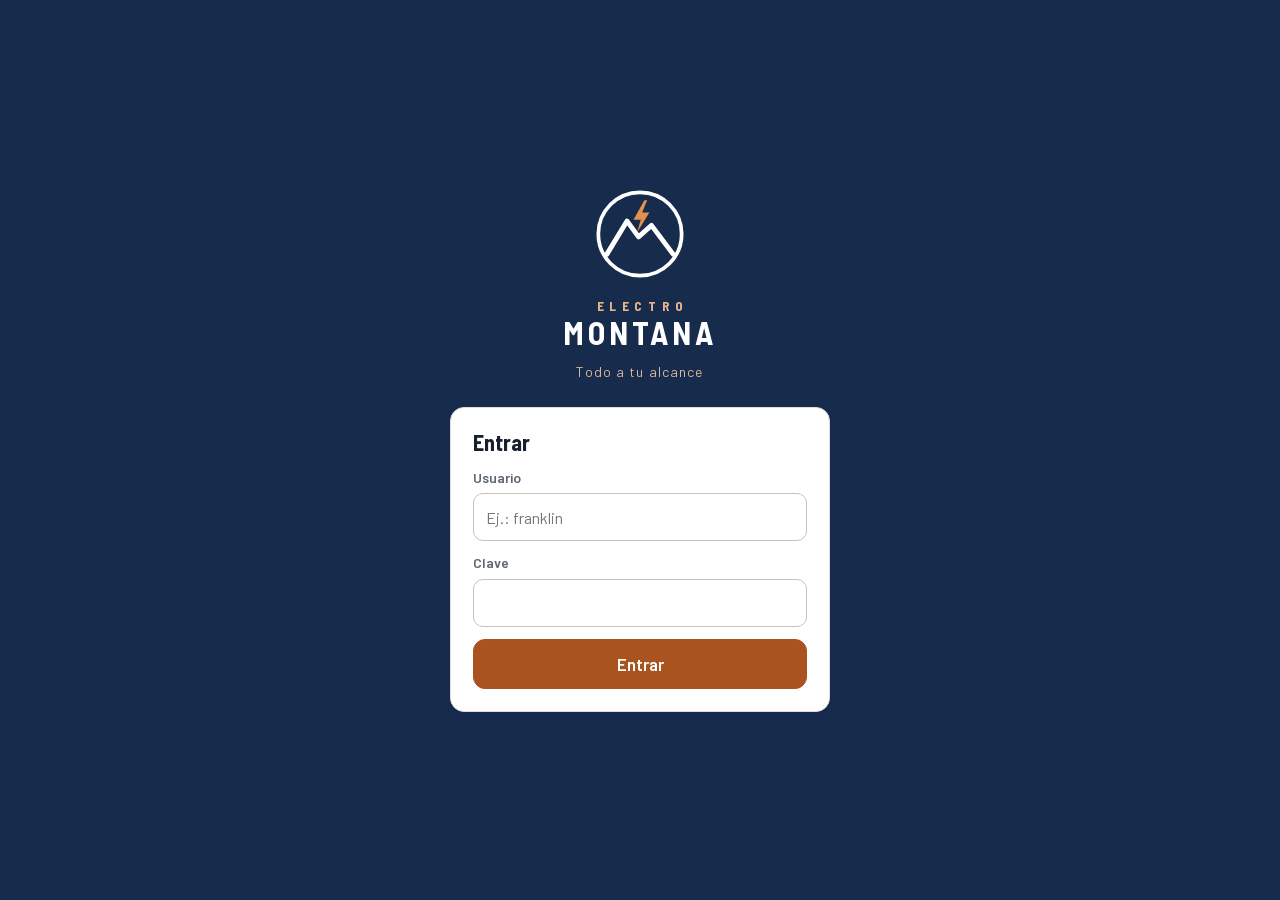
<file: index.html>
<!doctype html>
<html lang="es">
<head>
<meta charset="utf-8">
<meta name="viewport" content="width=device-width, initial-scale=1, viewport-fit=cover">
<title>Electro Montana</title>
<meta name="description" content="Clientes, ventas a crédito y cobros de Electro Montana">
<meta name="theme-color" content="#172b4d">
<meta name="apple-mobile-web-app-capable" content="yes">
<meta name="mobile-web-app-capable" content="yes">
<meta name="apple-mobile-web-app-status-bar-style" content="black-translucent">
<meta name="apple-mobile-web-app-title" content="E. Montana">
<link rel="apple-touch-icon" href="img/icono-180.png?v=1">
<link rel="icon" type="image/png" href="img/favicon-32.png?v=1">
<link rel="manifest" href="manifest.webmanifest?v=1">
<link rel="preload" href="fonts/barlow-500.woff2" as="font" type="font/woff2" crossorigin>
<link rel="stylesheet" href="css/app.css?v=13">
</head>
<body>

<!-- Entrada -->
<section id="pantallaLogin" class="login" hidden>
  <div class="login-caja">
    <div class="login-marca">
      <span id="loginLogo"></span>
      <div class="marca-txt"><small>ELECTRO</small>MONTANA</div>
      <div class="lema">Todo a tu alcance</div>
    </div>
    <form id="formLogin" class="tarjeta pila" autocomplete="on">
      <h2>Entrar</h2>
      <label class="campo"><span>Usuario</span>
        <input id="loginUsuario" name="username" autocomplete="username" autocapitalize="none" autocorrect="off" spellcheck="false" placeholder="Ej.: franklin" required>
      </label>
      <label class="campo"><span>Clave</span>
        <input id="loginClave" name="password" type="password" autocomplete="current-password" required>
      </label>
      <div id="loginError" class="login-error" hidden></div>
      <button class="btn btn-ancho" id="btnEntrar" type="submit">Entrar</button>
    </form>
  </div>
</section>

<!-- Aplicación -->
<div id="app" class="app" hidden>
  <header class="barra-sup">
    <button class="btn-volver" id="btnVolver" type="button" aria-label="Volver" title="Volver" hidden></button>
    <span id="barraLogo"></span>
    <h1 id="tituloVista">Cobrar</h1>
    <button class="chip-sup" id="chipCola" type="button" hidden></button>
    <button class="chip-sup" id="chipTasa" type="button">Tasa</button>
  </header>
  <main id="vista" class="contenido"></main>
  <nav class="barra-tabs" id="navTabs"></nav>
</div>

<div id="toasts" class="toasts" aria-live="polite"></div>

<!-- En cada entrega: subir el ?v= aquí y la VERSION de sw.js -->
<script src="js/vendor/supabase-2.49.4.js"></script>
<script src="js/config.js?v=13"></script>
<script src="js/cuentas.js?v=13"></script>
<script src="js/base.js?v=13"></script>
<script src="js/datos.js?v=13"></script>
<script src="js/pdf.js?v=13"></script>
<script src="js/contrato.js?v=13"></script>
<script src="js/firma.js?v=13"></script>
<script src="js/cobrar.js?v=13"></script>
<script src="js/clientes.js?v=13"></script>
<script src="js/vender.js?v=13"></script>
<script src="js/abonos.js?v=13"></script>
<script src="js/ventas.js?v=13"></script>
<script src="js/notas.js?v=13"></script>
<script src="js/mercancia.js?v=13"></script>
<script src="js/reportes.js?v=13"></script>
<script src="js/gastos.js?v=13"></script>
<script src="js/entregas.js?v=13"></script>
<script src="js/respaldo.js?v=13"></script>
<script src="js/aprobaciones.js?v=13"></script>
<script src="js/ajustes.js?v=13"></script>
<script src="js/app.js?v=13"></script>
</body>
</html>
</file>
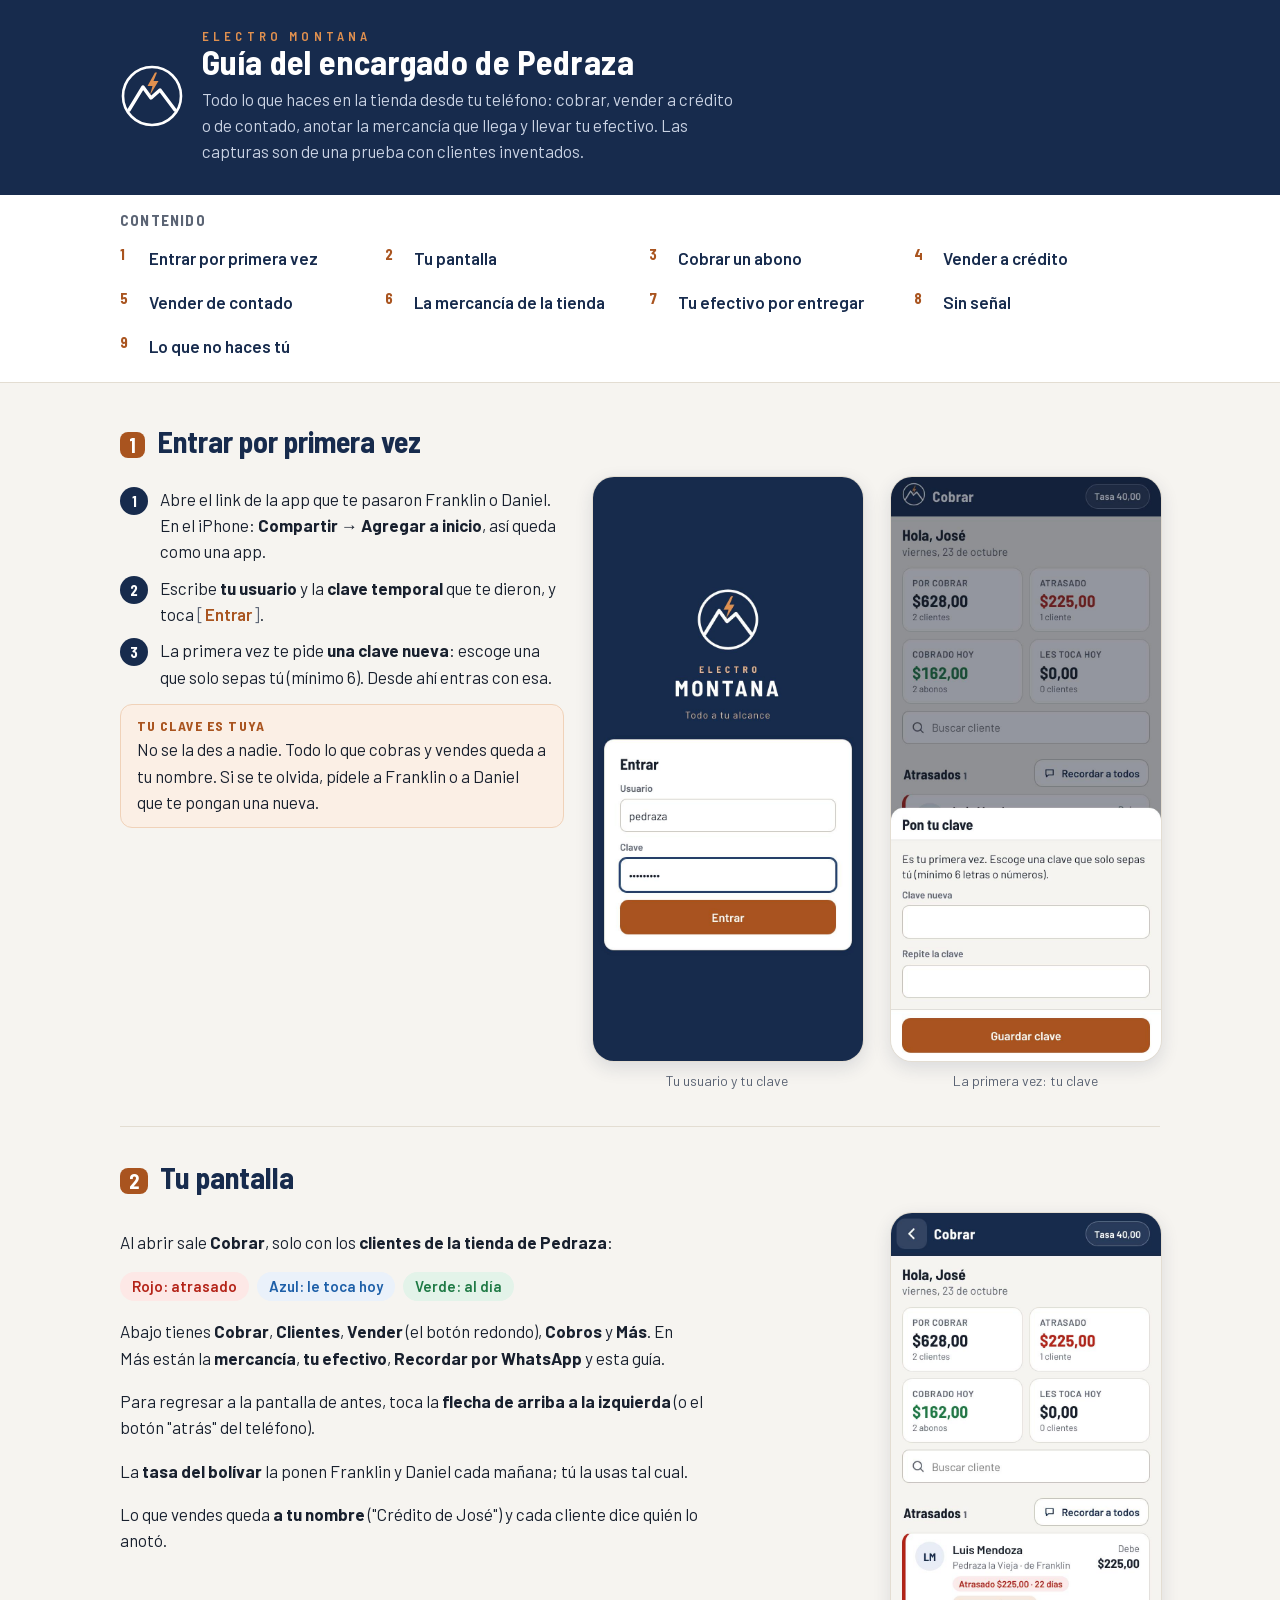
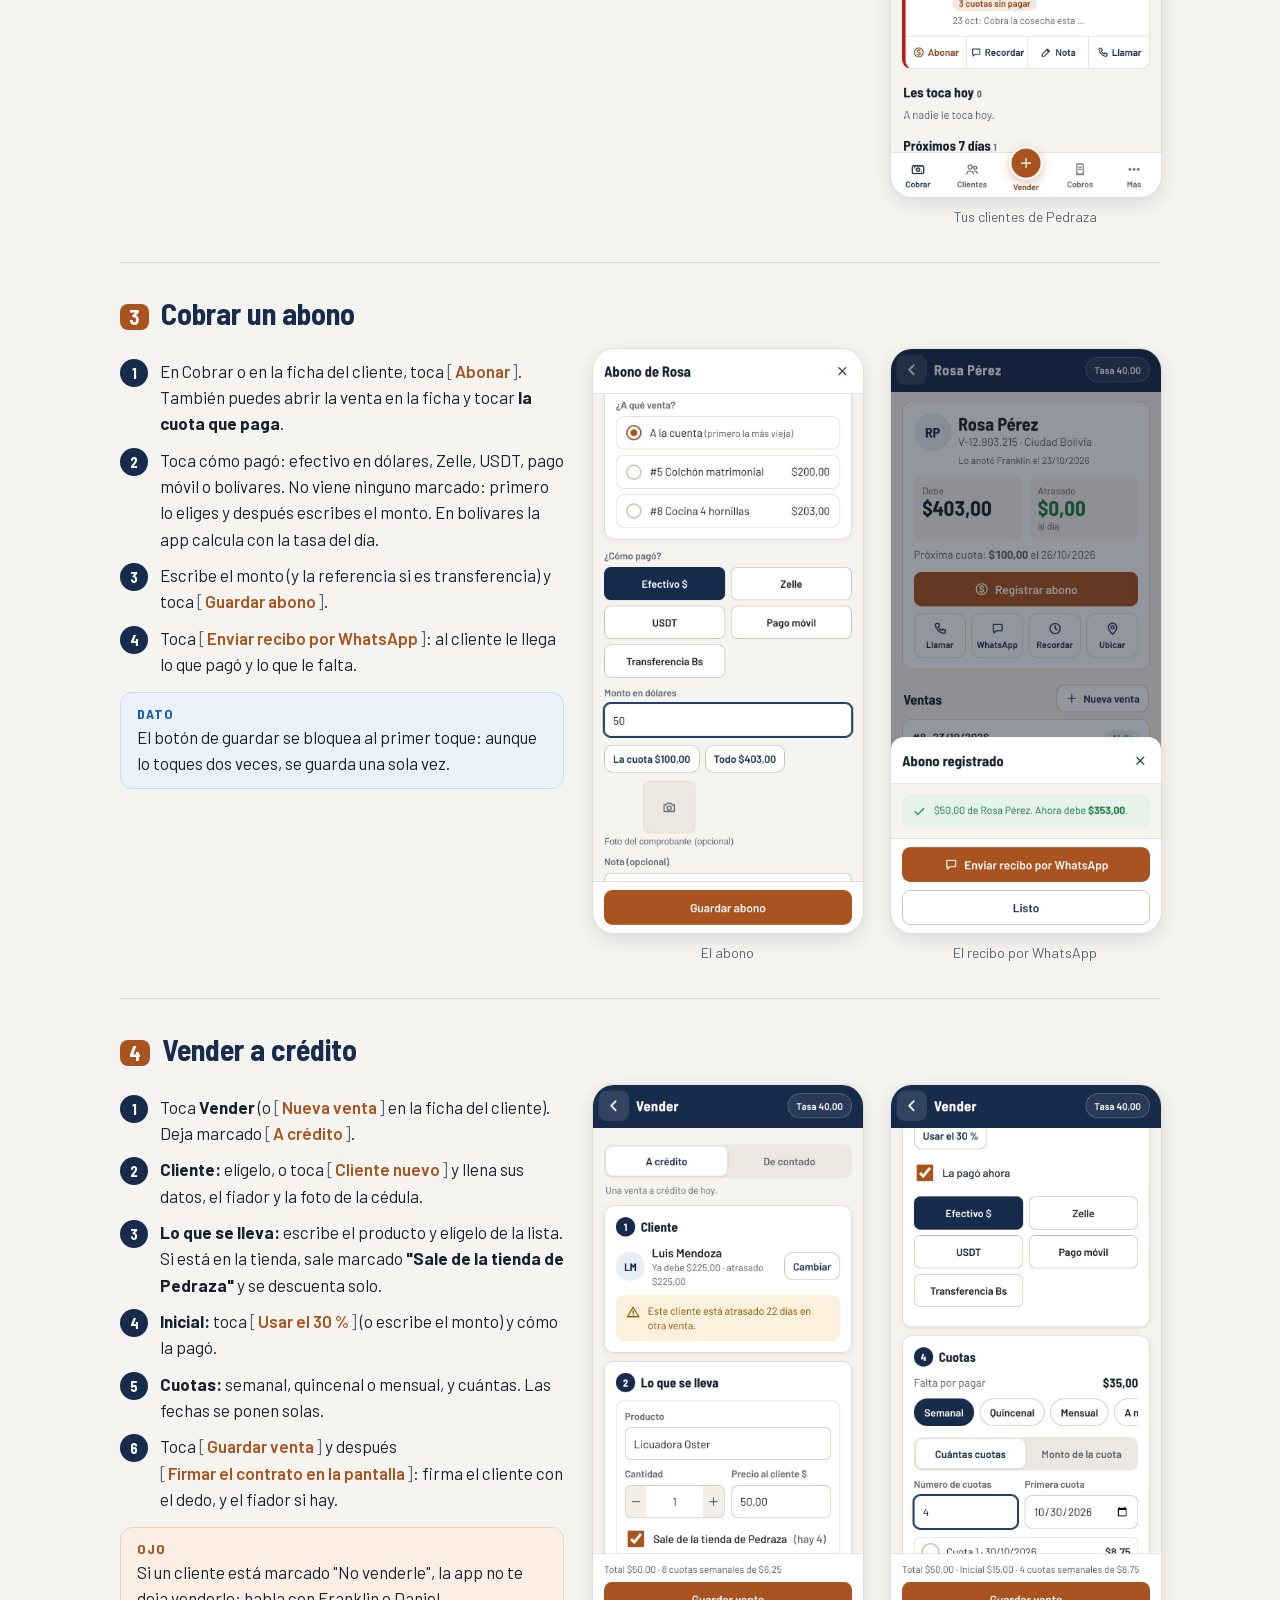
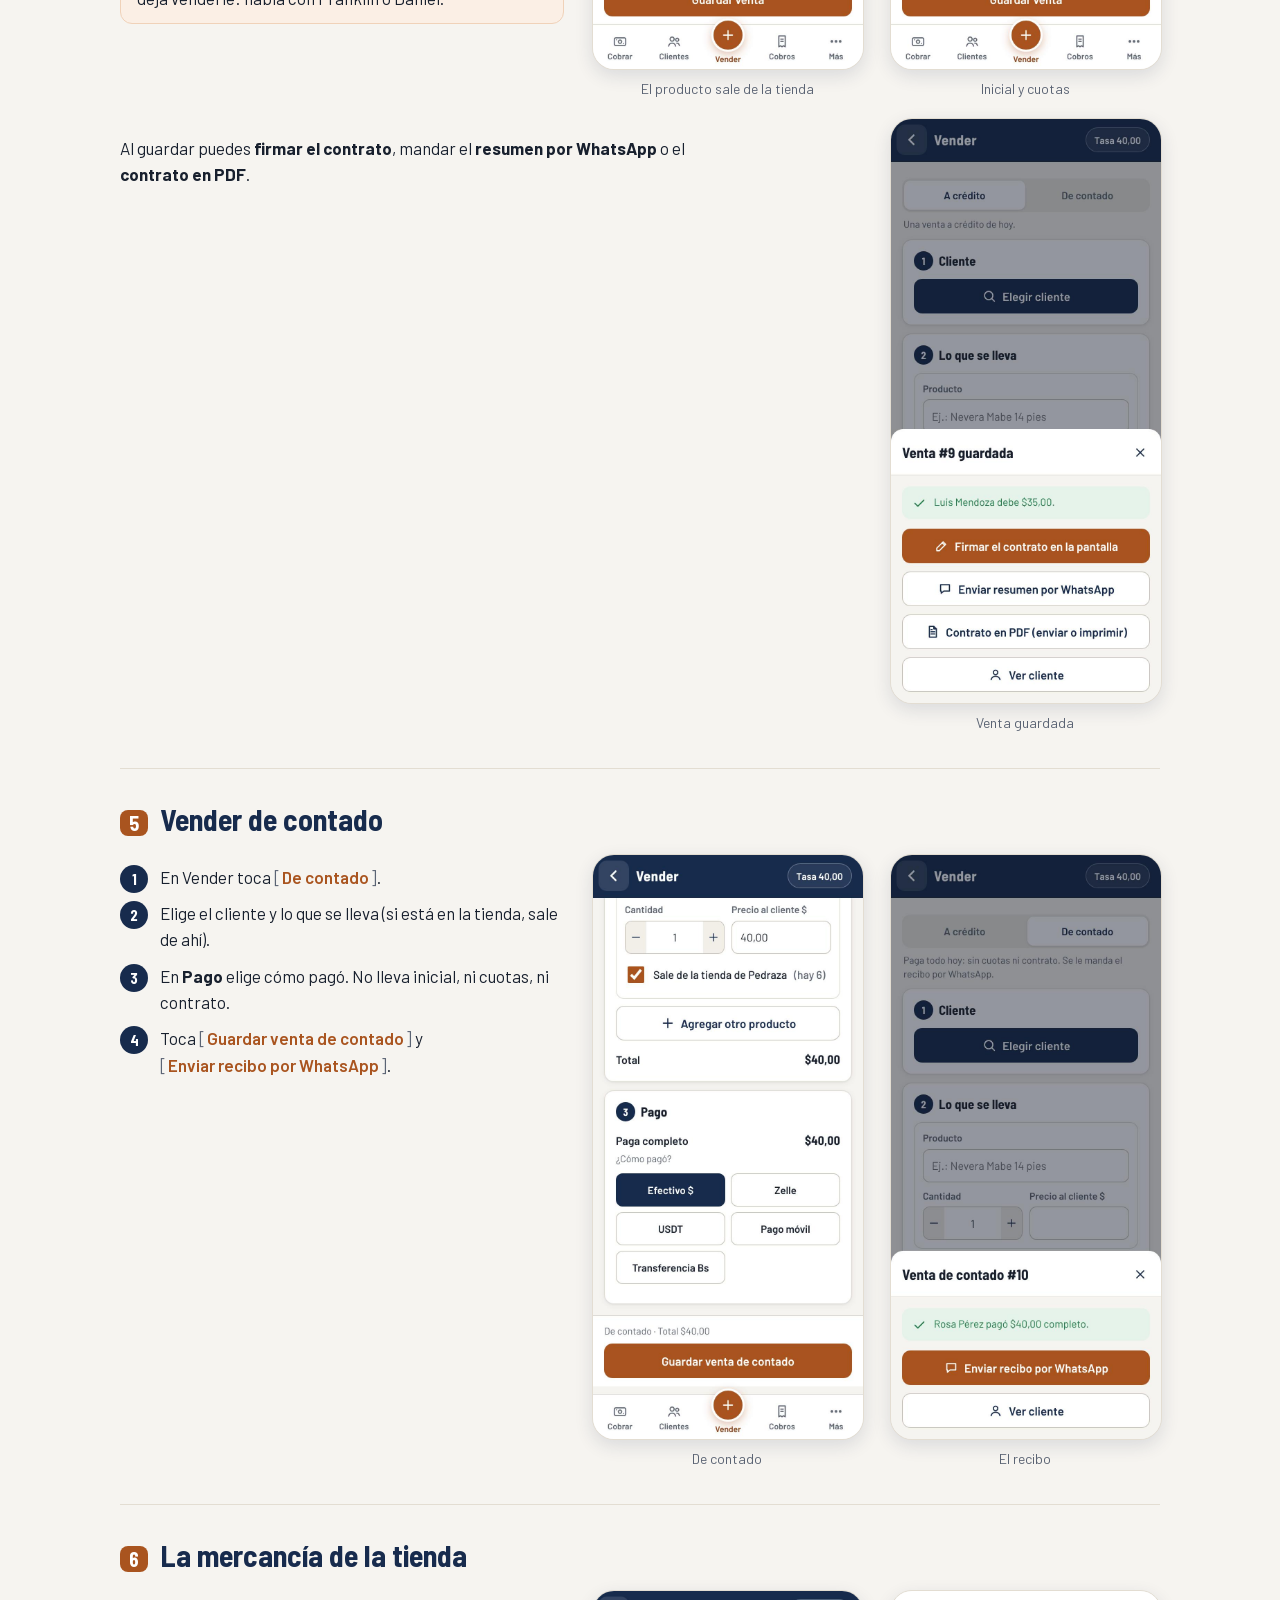
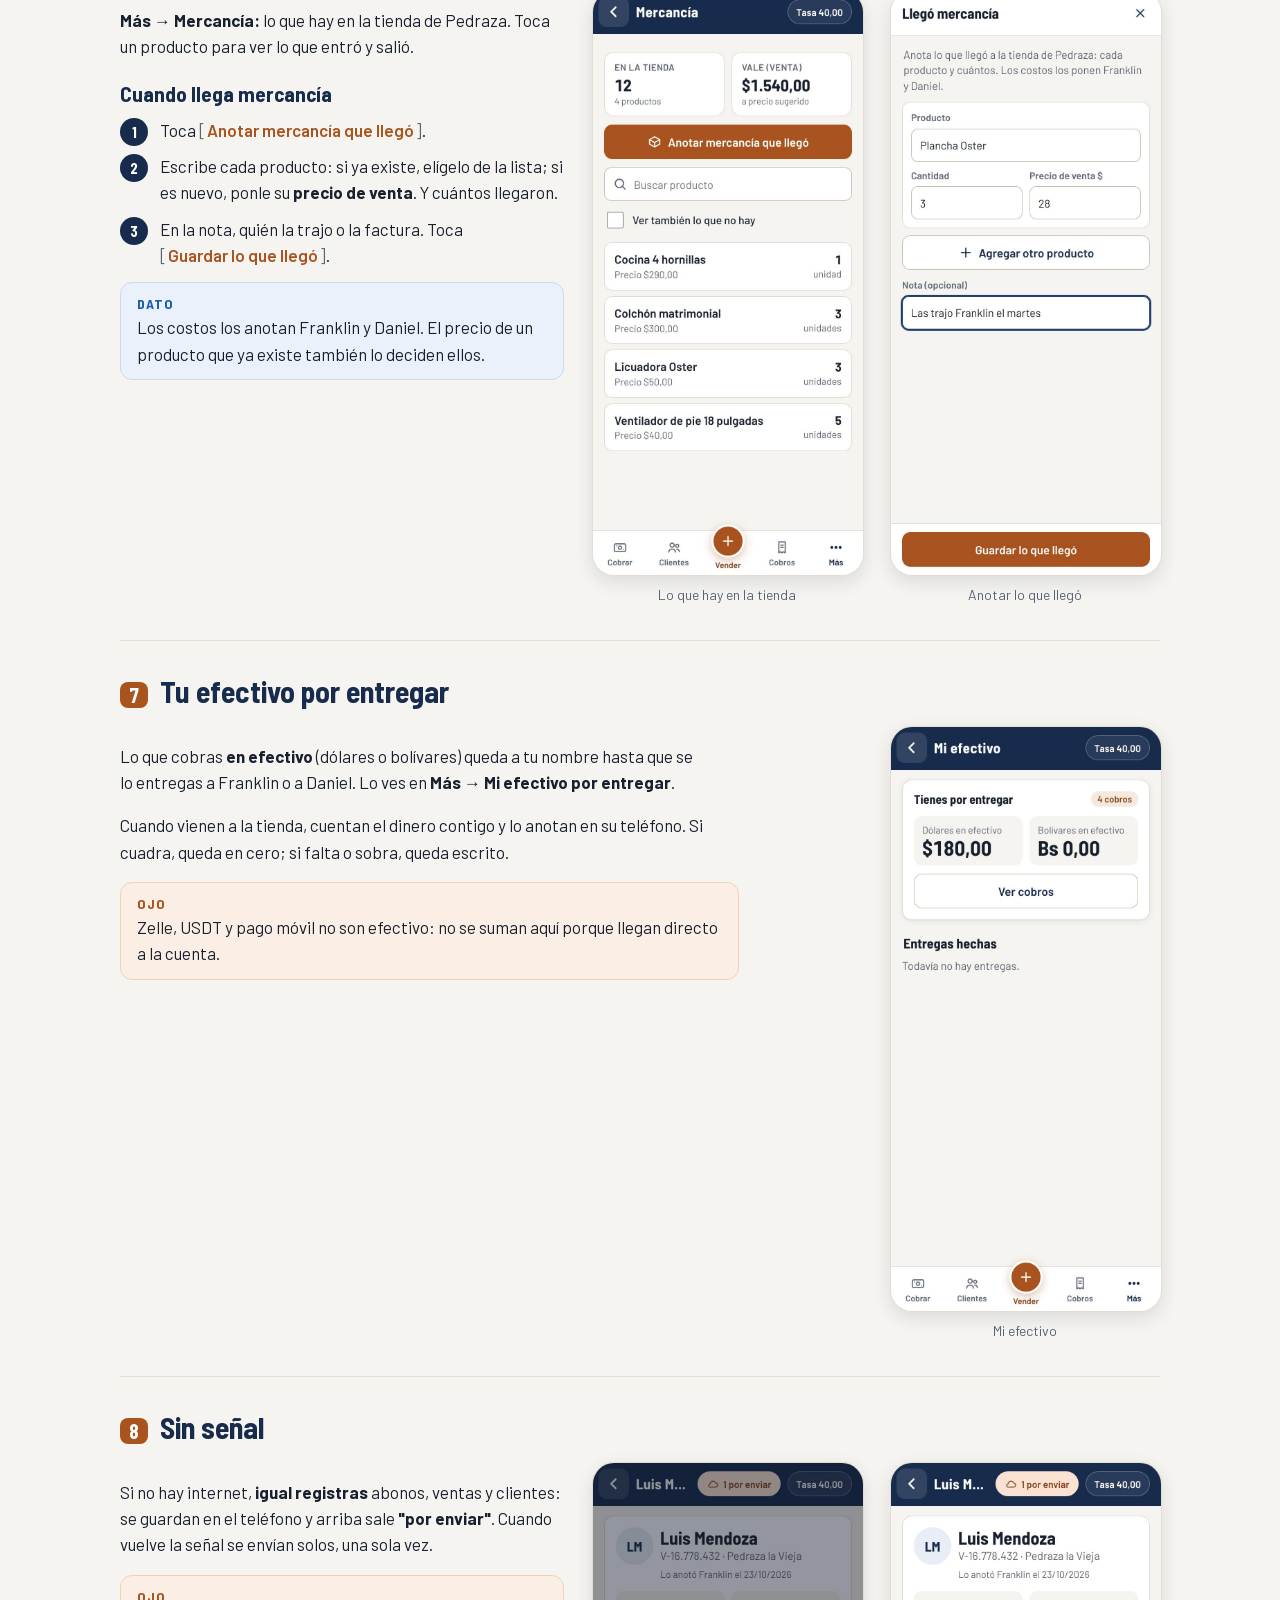
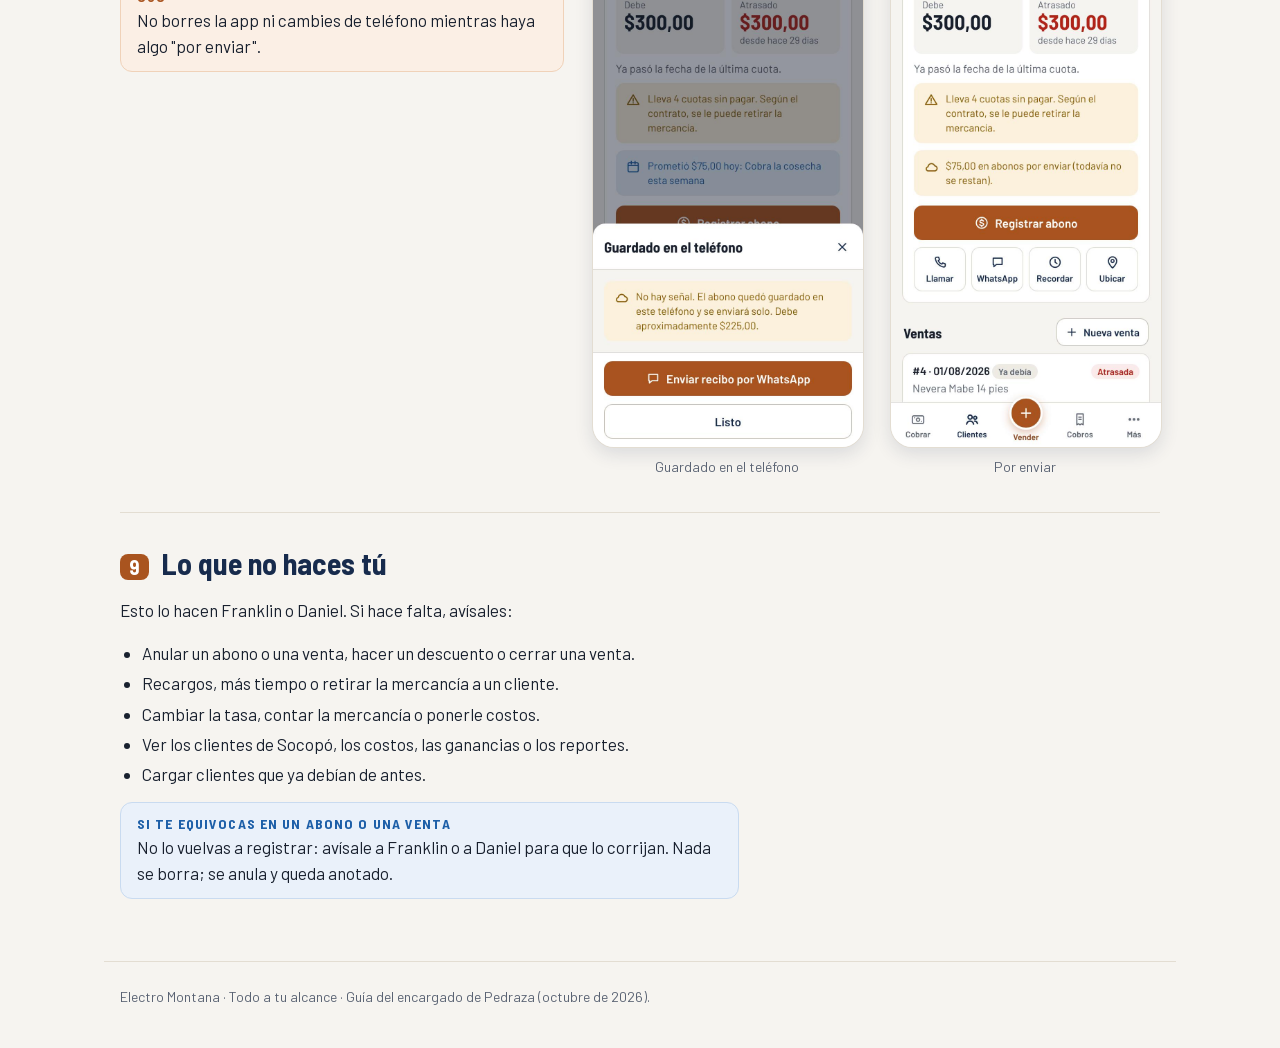
<file: guia-empleado.html>
<!doctype html>
<html lang="es">
<head>
<meta charset="utf-8">
<meta name="viewport" content="width=device-width, initial-scale=1, viewport-fit=cover">
<title>Guía del encargado de Pedraza</title>
<meta name="theme-color" content="#172b4d">
<link rel="icon" type="image/png" href="img/favicon-32.png?v=1">
<link rel="apple-touch-icon" href="img/icono-180.png?v=1">
<style>@font-face{font-family:'Barlow';font-weight:400;font-display:swap;src:url('fonts/barlow-400.woff2') format('woff2')}@font-face{font-family:'Barlow';font-weight:500;font-display:swap;src:url('fonts/barlow-500.woff2') format('woff2')}@font-face{font-family:'Barlow';font-weight:600;font-display:swap;src:url('fonts/barlow-600.woff2') format('woff2')}@font-face{font-family:'Barlow';font-weight:700;font-display:swap;src:url('fonts/barlow-700.woff2') format('woff2')}@font-face{font-family:'Barlow Semi Condensed';font-weight:600;font-display:swap;src:url('fonts/barlow-sc-600.woff2') format('woff2')}@font-face{font-family:'Barlow Semi Condensed';font-weight:700;font-display:swap;src:url('fonts/barlow-sc-700.woff2') format('woff2')}</style>
</head>
<body>
<style>
/* Manual de bolsillo: columna de texto + captura del teléfono al lado (en pantalla ancha) o debajo (en el teléfono).
   Misma marca que la app: azul noche, cobre, arena. Solo tema claro, como la app (se lee a pleno sol). */
:root {
  --azul: #172b4d; --cobre: #a9541f; --cobre-claro: #e0904f; --arena: #f6f4f0; --sup: #ffffff;
  --texto: #18202e; --tenue: #5b6474; --borde: #e3ddd2; --info: #1d5fa8; --info-fondo: #eaf1fa;
  --aviso-fondo: #fbefe5; --verde: #1f7a45; --rojo: #b42318;
  --titulo: 'Barlow Semi Condensed', 'Arial Narrow', Arial, sans-serif;
  --letra: 'Barlow', 'Helvetica Neue', Arial, sans-serif;
  color-scheme: light;
}
html { background: var(--arena); scroll-behavior: smooth; }
body { margin: 0; background: var(--arena); color: var(--texto); font: 17px/1.55 var(--letra); -webkit-text-size-adjust: 100%; }
@media (prefers-reduced-motion: reduce) { html { scroll-behavior: auto; } }
.envoltura { max-width: 1040px; margin: 0 auto; padding-left: max(16px, env(safe-area-inset-left, 0px)); padding-right: max(16px, env(safe-area-inset-right, 0px)); }
.cab { background: var(--azul); color: #fff; }
.cab .envoltura { padding-block: 28px 30px; display: flex; gap: 18px; align-items: center; flex-wrap: wrap; }
.cab svg { width: 64px; height: 64px; flex: none; }
.cab h1 { margin: 0; font: 700 34px/1.05 var(--titulo); letter-spacing: .01em; text-wrap: balance; }
.cab .marca { font: 600 13px var(--titulo); letter-spacing: .32em; color: var(--cobre-claro); text-transform: uppercase; }
.cab p { margin: 6px 0 0; color: #c9d2e3; max-width: 60ch; }
.indice { background: var(--sup); border-bottom: 1px solid var(--borde); }
.indice .envoltura { padding-block: 16px; }
.indice h2 { margin: 0 0 10px; font: 700 15px var(--titulo); letter-spacing: .08em; text-transform: uppercase; color: var(--tenue); }
.indice ol { margin: 0; padding: 0; list-style: none; display: grid; grid-template-columns: repeat(auto-fill, minmax(220px, 1fr)); gap: 6px 18px; counter-reset: cap; }
.indice li { counter-increment: cap; min-width: 0; }
.indice a { display: flex; gap: 8px; padding: 6px 0; color: var(--azul); text-decoration: none; font-weight: 600; }
.indice a::before { content: counter(cap); font: 700 15px var(--titulo); color: var(--cobre); min-width: 1.4em; }
.indice a:hover, .indice a:focus-visible { text-decoration: underline; }
main .envoltura { padding-block: 8px 48px; }
section.cap { padding-top: 34px; border-top: 1px solid var(--borde); margin-top: 34px; }
section.cap:first-of-type { border-top: 0; margin-top: 0; }
.cap > h2 { margin: 0 0 6px; font: 700 30px/1.1 var(--titulo); color: var(--azul); text-wrap: balance; display: flex; gap: 12px; align-items: baseline; }
.cap > h2 .n { font-size: 20px; color: #fff; background: var(--cobre); border-radius: 8px; padding: 2px 9px; flex: none; }
.cap > .intro { margin: 0 0 18px; color: var(--tenue); max-width: 65ch; }
h3 { font: 700 21px/1.2 var(--titulo); color: var(--azul); margin: 22px 0 8px; }
p, li { max-width: 65ch; }
.bloque { display: grid; grid-template-columns: minmax(0, 1fr) 270px; gap: 28px; align-items: start; margin: 18px 0; }
.bloque.dos-fotos { grid-template-columns: minmax(0, 1fr) 270px 270px; }
.bloque > div { min-width: 0; }
@media (max-width: 860px) { .bloque.dos-fotos { grid-template-columns: minmax(0, 1fr) 270px; } .bloque.dos-fotos > figure:last-child { grid-column: 2; } }
@media (max-width: 640px) {
  .bloque, .bloque.dos-fotos { grid-template-columns: 1fr; gap: 14px; }
  .bloque.dos-fotos > figure:last-child { grid-column: auto; }
  figure.tel { max-width: 300px; margin-inline: auto; }
}
figure.tel { margin: 0; }
figure.tel img { display: block; width: 100%; height: auto; border-radius: 22px; border: 1px solid var(--borde); box-shadow: 0 6px 18px rgba(23, 43, 77, .12); background: var(--sup); }
figure.tel figcaption { font-size: 14px; color: var(--tenue); margin-top: 8px; text-align: center; }
ol.pasos { padding: 0; margin: 10px 0; list-style: none; counter-reset: paso; display: grid; gap: 10px; }
ol.pasos > li { counter-increment: paso; position: relative; padding-left: 40px; }
ol.pasos > li::before { content: counter(paso); position: absolute; left: 0; top: 1px; width: 28px; height: 28px; border-radius: 50%; background: var(--azul); color: #fff; font: 700 15px/28px var(--titulo); text-align: center; }
ul { padding-left: 22px; margin: 8px 0; }
ul li { margin: 4px 0; }
.boton { display: inline-block; font-weight: 600; color: var(--cobre); white-space: nowrap; }
.boton::before { content: "["; color: var(--tenue); font-weight: 400; margin-right: 1px; }
.boton::after { content: "]"; color: var(--tenue); font-weight: 400; margin-left: 1px; }
.nota { border-radius: 12px; padding: 12px 16px; margin: 14px 0; max-width: 65ch; }
.nota b:first-child { display: block; font: 700 14px var(--titulo); letter-spacing: .08em; text-transform: uppercase; margin-bottom: 2px; }
.nota.ojo { background: var(--aviso-fondo); border: 1px solid #f0d2b9; }
.nota.ojo b:first-child { color: var(--cobre); }
.nota.dato { background: var(--info-fondo); border: 1px solid #c9dbf0; }
.nota.dato b:first-child { color: var(--info); }
.colores { display: flex; flex-wrap: wrap; gap: 8px; margin: 10px 0; }
.colores span { border-radius: 999px; padding: 3px 12px; font-weight: 600; font-size: 15px; }
.c-rojo { background: #fde8e6; color: var(--rojo); } .c-azul { background: var(--info-fondo); color: var(--info); } .c-verde { background: #e3f3e9; color: var(--verde); }
.tabla { overflow-x: auto; margin: 12px 0; }
table { border-collapse: collapse; min-width: 480px; width: 100%; max-width: 760px; background: var(--sup); border-radius: 10px; overflow: hidden; font-size: 16px; }
th, td { text-align: left; padding: 9px 12px; border-bottom: 1px solid var(--borde); vertical-align: top; }
th { background: #eef1f6; font: 700 14px var(--titulo); letter-spacing: .05em; text-transform: uppercase; color: var(--azul); }
td.si { color: var(--verde); font-weight: 600; } td.no { color: var(--rojo); font-weight: 600; }
.guion { background: var(--sup); border: 1px solid var(--borde); border-radius: 14px; padding: 18px 20px; }
.guion ol.pasos > li::before { background: var(--cobre); }
.guion .di { color: var(--tenue); font-style: italic; }
.pie { color: var(--tenue); font-size: 14px; padding-block: 24px 40px; border-top: 1px solid var(--borde); }
a { color: var(--info); }
a:focus-visible { outline: 3px solid var(--cobre-claro); outline-offset: 2px; }
</style>

<header class="cab"><div class="envoltura">
  <svg viewBox="0 0 64 64" aria-hidden="true"><circle cx="32" cy="32" r="29" fill="none" stroke="#ffffff" stroke-width="2.6"/><path d="M9 46 L23 23 L31 34 L40 26 L55 46" fill="none" stroke="#ffffff" stroke-width="3.4" stroke-linejoin="round" stroke-linecap="round"/><path d="M35 8.5 L27.5 22 L32.5 22 L30 31 L38.5 17 L33.5 17 L37 8.5 Z" fill="#e0904f"/></svg>
  <div>
    <div class="marca">Electro Montana</div>
    <h1>Guía del encargado de Pedraza</h1>
    <p>Todo lo que haces en la tienda desde tu teléfono: cobrar, vender a crédito o de contado, anotar la mercancía que llega y llevar tu efectivo. Las capturas son de una prueba con clientes inventados.</p>
  </div>
</div></header>

<nav class="indice" aria-label="Contenido"><div class="envoltura">
  <h2>Contenido</h2>
  <ol>
    <li><a href="#entrar">Entrar por primera vez</a></li>
    <li><a href="#pantalla">Tu pantalla</a></li>
    <li><a href="#abono">Cobrar un abono</a></li>
    <li><a href="#credito">Vender a crédito</a></li>
    <li><a href="#contado">Vender de contado</a></li>
    <li><a href="#mercancia">La mercancía de la tienda</a></li>
    <li><a href="#efectivo">Tu efectivo por entregar</a></li>
    <li><a href="#senal">Sin señal</a></li>
    <li><a href="#no">Lo que no haces tú</a></li>
  </ol>
</div></nav>

<main><div class="envoltura">

<section class="cap" id="entrar">
  <h2><span class="n">1</span>Entrar por primera vez</h2>
  <div class="bloque dos-fotos">
    <div>
      <ol class="pasos">
        <li>Abre el link de la app que te pasaron Franklin o Daniel. En el iPhone: <b>Compartir → Agregar a inicio</b>, así queda como una app.</li>
        <li>Escribe <b>tu usuario</b> y la <b>clave temporal</b> que te dieron, y toca <span class="boton">Entrar</span>.</li>
        <li>La primera vez te pide <b>una clave nueva</b>: escoge una que solo sepas tú (mínimo 6). Desde ahí entras con esa.</li>
      </ol>
      <div class="nota ojo"><b>Tu clave es tuya</b>No se la des a nadie. Todo lo que cobras y vendes queda a tu nombre. Si se te olvida, pídele a Franklin o a Daniel que te pongan una nueva.</div>
    </div>
    <figure class="tel"><img src="guia/e01-entrar.jpg" alt="Pantalla para entrar con usuario y clave" width="780" height="1688" loading="lazy"><figcaption>Tu usuario y tu clave</figcaption></figure>
    <figure class="tel"><img src="guia/e02-clave.jpg" alt="La app pide una clave nueva la primera vez" width="780" height="1688" loading="lazy"><figcaption>La primera vez: tu clave</figcaption></figure>
  </div>
</section>

<section class="cap" id="pantalla">
  <h2><span class="n">2</span>Tu pantalla</h2>
  <div class="bloque">
    <div>
      <p>Al abrir sale <b>Cobrar</b>, solo con los <b>clientes de la tienda de Pedraza</b>:</p>
      <div class="colores"><span class="c-rojo">Rojo: atrasado</span><span class="c-azul">Azul: le toca hoy</span><span class="c-verde">Verde: al día</span></div>
      <p>Abajo tienes <b>Cobrar</b>, <b>Clientes</b>, <b>Vender</b> (el botón redondo), <b>Cobros</b> y <b>Más</b>. En Más están la <b>mercancía</b>, <b>tu efectivo</b>, <b>Recordar por WhatsApp</b> y esta guía.</p>
      <p>Para regresar a la pantalla de antes, toca la <b>flecha de arriba a la izquierda</b> (o el botón "atrás" del teléfono).</p>
      <p>La <b>tasa del bolívar</b> la ponen Franklin y Daniel cada mañana; tú la usas tal cual.</p>
      <p>Lo que vendes queda <b>a tu nombre</b> ("Crédito de José") y cada cliente dice quién lo anotó.</p>
    </div>
    <figure class="tel"><img src="guia/e03-cobrar.jpg" alt="Pantalla Cobrar del encargado" width="780" height="1688" loading="lazy"><figcaption>Tus clientes de Pedraza</figcaption></figure>
  </div>
</section>

<section class="cap" id="abono">
  <h2><span class="n">3</span>Cobrar un abono</h2>
  <div class="bloque dos-fotos">
    <div>
      <ol class="pasos">
        <li>En Cobrar o en la ficha del cliente, toca <span class="boton">Abonar</span>. También puedes abrir la venta en la ficha y tocar <b>la cuota que paga</b>.</li>
        <li>Toca cómo pagó: efectivo en dólares, Zelle, USDT, pago móvil o bolívares. No viene ninguno marcado: primero lo eliges y después escribes el monto. En bolívares la app calcula con la tasa del día.</li>
        <li>Escribe el monto (y la referencia si es transferencia) y toca <span class="boton">Guardar abono</span>.</li>
        <li>Toca <span class="boton">Enviar recibo por WhatsApp</span>: al cliente le llega lo que pagó y lo que le falta.</li>
      </ol>
      <div class="nota dato"><b>Dato</b>El botón de guardar se bloquea al primer toque: aunque lo toques dos veces, se guarda una sola vez.</div>
    </div>
    <figure class="tel"><img src="guia/e04-abono.jpg" alt="Registrar un abono en efectivo" width="780" height="1688" loading="lazy"><figcaption>El abono</figcaption></figure>
    <figure class="tel"><img src="guia/e05-recibo.jpg" alt="Abono registrado con el botón del recibo" width="780" height="1688" loading="lazy"><figcaption>El recibo por WhatsApp</figcaption></figure>
  </div>
</section>

<section class="cap" id="credito">
  <h2><span class="n">4</span>Vender a crédito</h2>
  <div class="bloque dos-fotos">
    <div>
      <ol class="pasos">
        <li>Toca <b>Vender</b> (o <span class="boton">Nueva venta</span> en la ficha del cliente). Deja marcado <span class="boton">A crédito</span>.</li>
        <li><b>Cliente:</b> elígelo, o toca <span class="boton">Cliente nuevo</span> y llena sus datos, el fiador y la foto de la cédula.</li>
        <li><b>Lo que se lleva:</b> escribe el producto y elígelo de la lista. Si está en la tienda, sale marcado <b>"Sale de la tienda de Pedraza"</b> y se descuenta solo.</li>
        <li><b>Inicial:</b> toca <span class="boton">Usar el 30 %</span> (o escribe el monto) y cómo la pagó.</li>
        <li><b>Cuotas:</b> semanal, quincenal o mensual, y cuántas. Las fechas se ponen solas.</li>
        <li>Toca <span class="boton">Guardar venta</span> y después <span class="boton">Firmar el contrato en la pantalla</span>: firma el cliente con el dedo, y el fiador si hay.</li>
      </ol>
      <div class="nota ojo"><b>Ojo</b>Si un cliente está marcado "No venderle", la app no te deja venderle: habla con Franklin o Daniel.</div>
    </div>
    <figure class="tel"><img src="guia/e06-vender.jpg" alt="Venta de un producto que sale de la tienda" width="780" height="1688" loading="lazy"><figcaption>El producto sale de la tienda</figcaption></figure>
    <figure class="tel"><img src="guia/e07-cuotas.jpg" alt="Inicial y cuotas de la venta" width="780" height="1688" loading="lazy"><figcaption>Inicial y cuotas</figcaption></figure>
  </div>
  <div class="bloque">
    <div><p>Al guardar puedes <b>firmar el contrato</b>, mandar el <b>resumen por WhatsApp</b> o el <b>contrato en PDF</b>.</p></div>
    <figure class="tel"><img src="guia/e08-guardada.jpg" alt="Venta guardada con sus botones" width="780" height="1688" loading="lazy"><figcaption>Venta guardada</figcaption></figure>
  </div>
</section>

<section class="cap" id="contado">
  <h2><span class="n">5</span>Vender de contado</h2>
  <div class="bloque dos-fotos">
    <div>
      <ol class="pasos">
        <li>En Vender toca <span class="boton">De contado</span>.</li>
        <li>Elige el cliente y lo que se lleva (si está en la tienda, sale de ahí).</li>
        <li>En <b>Pago</b> elige cómo pagó. No lleva inicial, ni cuotas, ni contrato.</li>
        <li>Toca <span class="boton">Guardar venta de contado</span> y <span class="boton">Enviar recibo por WhatsApp</span>.</li>
      </ol>
    </div>
    <figure class="tel"><img src="guia/e09-contado.jpg" alt="Venta de contado con el pago completo" width="780" height="1688" loading="lazy"><figcaption>De contado</figcaption></figure>
    <figure class="tel"><img src="guia/e10-contado-guardado.jpg" alt="Venta de contado guardada con el recibo" width="780" height="1688" loading="lazy"><figcaption>El recibo</figcaption></figure>
  </div>
</section>

<section class="cap" id="mercancia">
  <h2><span class="n">6</span>La mercancía de la tienda</h2>
  <div class="bloque dos-fotos">
    <div>
      <p><b>Más → Mercancía:</b> lo que hay en la tienda de Pedraza. Toca un producto para ver lo que entró y salió.</p>
      <h3>Cuando llega mercancía</h3>
      <ol class="pasos">
        <li>Toca <span class="boton">Anotar mercancía que llegó</span>.</li>
        <li>Escribe cada producto: si ya existe, elígelo de la lista; si es nuevo, ponle su <b>precio de venta</b>. Y cuántos llegaron.</li>
        <li>En la nota, quién la trajo o la factura. Toca <span class="boton">Guardar lo que llegó</span>.</li>
      </ol>
      <div class="nota dato"><b>Dato</b>Los costos los anotan Franklin y Daniel. El precio de un producto que ya existe también lo deciden ellos.</div>
    </div>
    <figure class="tel"><img src="guia/e11-mercancia.jpg" alt="Lo que hay en la tienda de Pedraza" width="780" height="1688" loading="lazy"><figcaption>Lo que hay en la tienda</figcaption></figure>
    <figure class="tel"><img src="guia/e12-llego.jpg" alt="Anotar la mercancía que llegó" width="780" height="1688" loading="lazy"><figcaption>Anotar lo que llegó</figcaption></figure>
  </div>
</section>

<section class="cap" id="efectivo">
  <h2><span class="n">7</span>Tu efectivo por entregar</h2>
  <div class="bloque">
    <div>
      <p>Lo que cobras <b>en efectivo</b> (dólares o bolívares) queda a tu nombre hasta que se lo entregas a Franklin o a Daniel. Lo ves en <b>Más → Mi efectivo por entregar</b>.</p>
      <p>Cuando vienen a la tienda, cuentan el dinero contigo y lo anotan en su teléfono. Si cuadra, queda en cero; si falta o sobra, queda escrito.</p>
      <div class="nota ojo"><b>Ojo</b>Zelle, USDT y pago móvil no son efectivo: no se suman aquí porque llegan directo a la cuenta.</div>
    </div>
    <figure class="tel"><img src="guia/e13-efectivo.jpg" alt="Efectivo que tiene el encargado por entregar" width="780" height="1688" loading="lazy"><figcaption>Mi efectivo</figcaption></figure>
  </div>
</section>

<section class="cap" id="senal">
  <h2><span class="n">8</span>Sin señal</h2>
  <div class="bloque dos-fotos">
    <div>
      <p>Si no hay internet, <b>igual registras</b> abonos, ventas y clientes: se guardan en el teléfono y arriba sale <b>"por enviar"</b>. Cuando vuelve la señal se envían solos, una sola vez.</p>
      <div class="nota ojo"><b>Ojo</b>No borres la app ni cambies de teléfono mientras haya algo "por enviar".</div>
    </div>
    <figure class="tel"><img src="guia/31-sin-senal.jpg" alt="Abono guardado sin señal" width="780" height="1688" loading="lazy"><figcaption>Guardado en el teléfono</figcaption></figure>
    <figure class="tel"><img src="guia/32-por-enviar.jpg" alt="Aviso de lo que falta por enviar" width="780" height="1688" loading="lazy"><figcaption>Por enviar</figcaption></figure>
  </div>
</section>

<section class="cap" id="no">
  <h2><span class="n">9</span>Lo que no haces tú</h2>
  <p>Esto lo hacen Franklin o Daniel. Si hace falta, avísales:</p>
  <ul>
    <li>Anular un abono o una venta, hacer un descuento o cerrar una venta.</li>
    <li>Recargos, más tiempo o retirar la mercancía a un cliente.</li>
    <li>Cambiar la tasa, contar la mercancía o ponerle costos.</li>
    <li>Ver los clientes de Socopó, los costos, las ganancias o los reportes.</li>
    <li>Cargar clientes que ya debían de antes.</li>
  </ul>
  <div class="nota dato"><b>Si te equivocas en un abono o una venta</b>No lo vuelvas a registrar: avísale a Franklin o a Daniel para que lo corrijan. Nada se borra; se anula y queda anotado.</div>
</section>

</div></main>

<footer><div class="envoltura pie">Electro Montana · Todo a tu alcance · Guía del encargado de Pedraza (octubre de 2026).</div></footer>
</body>
</html>
</file>
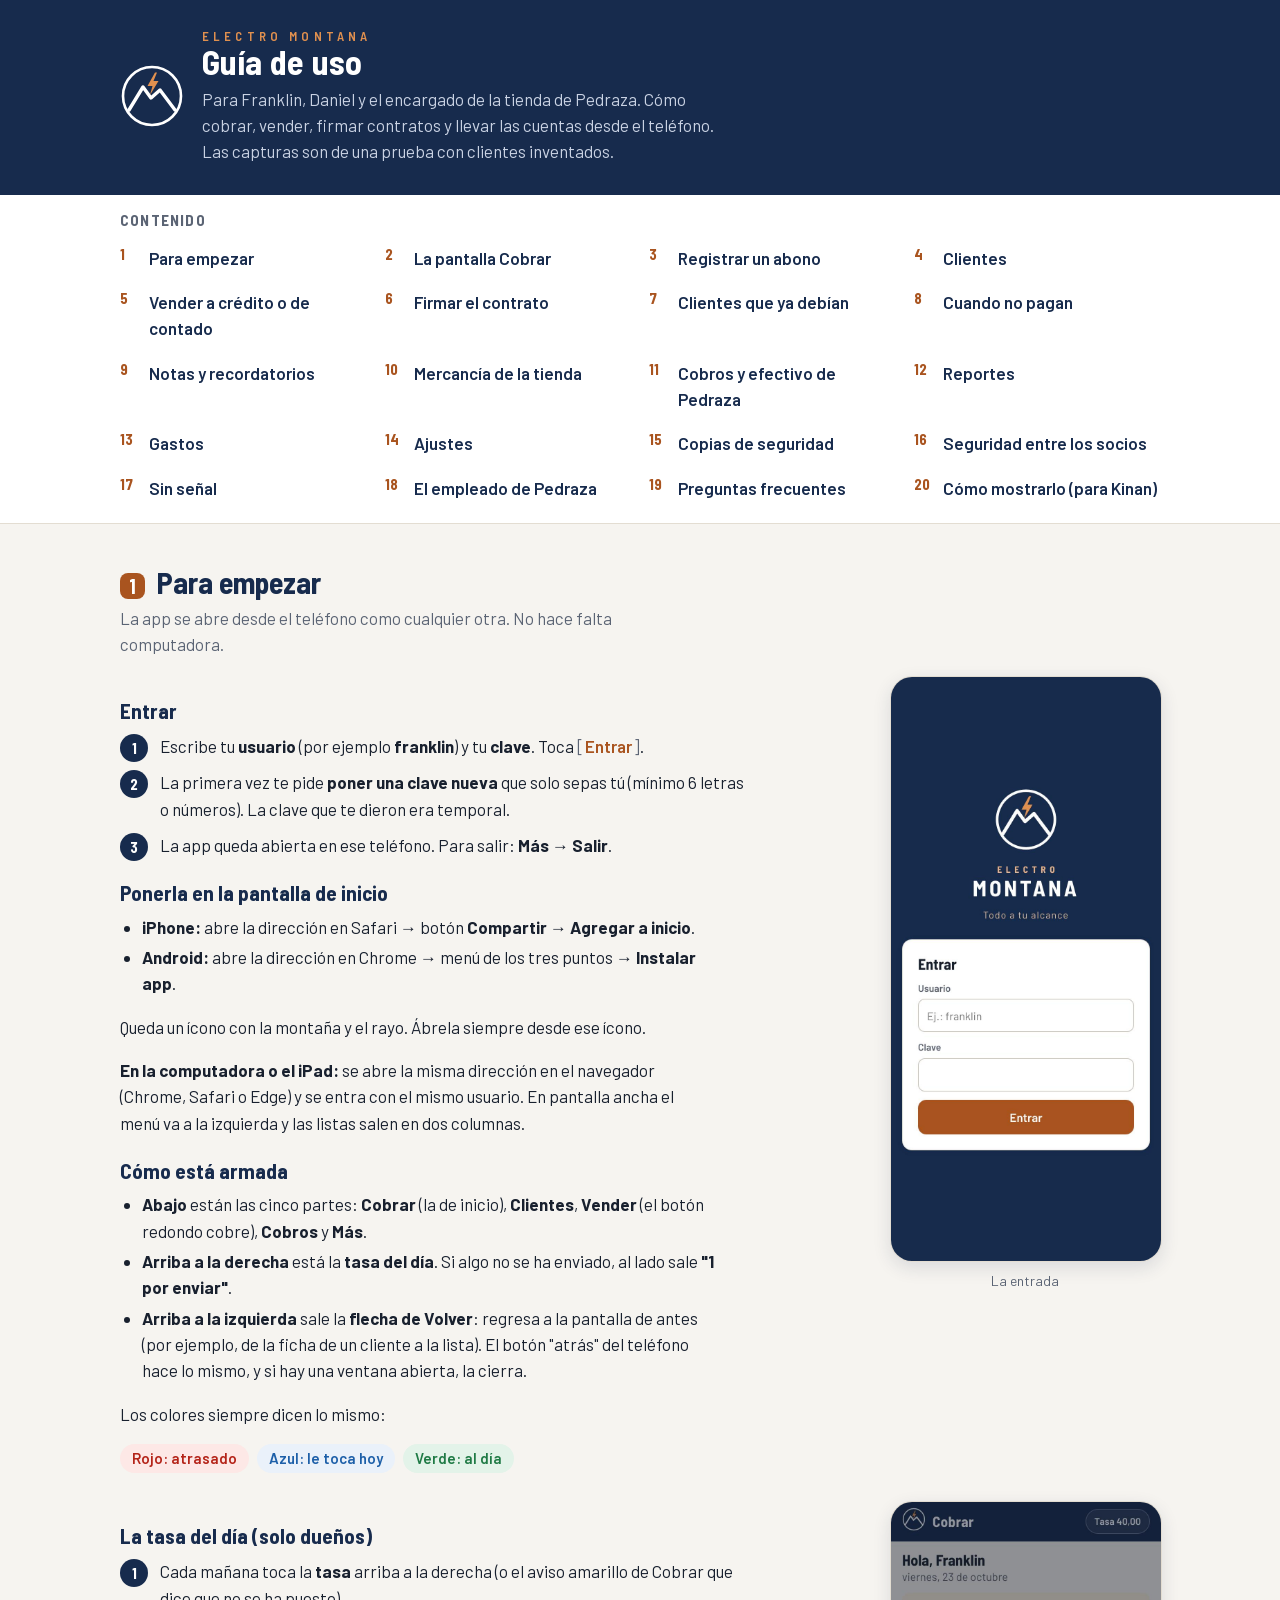
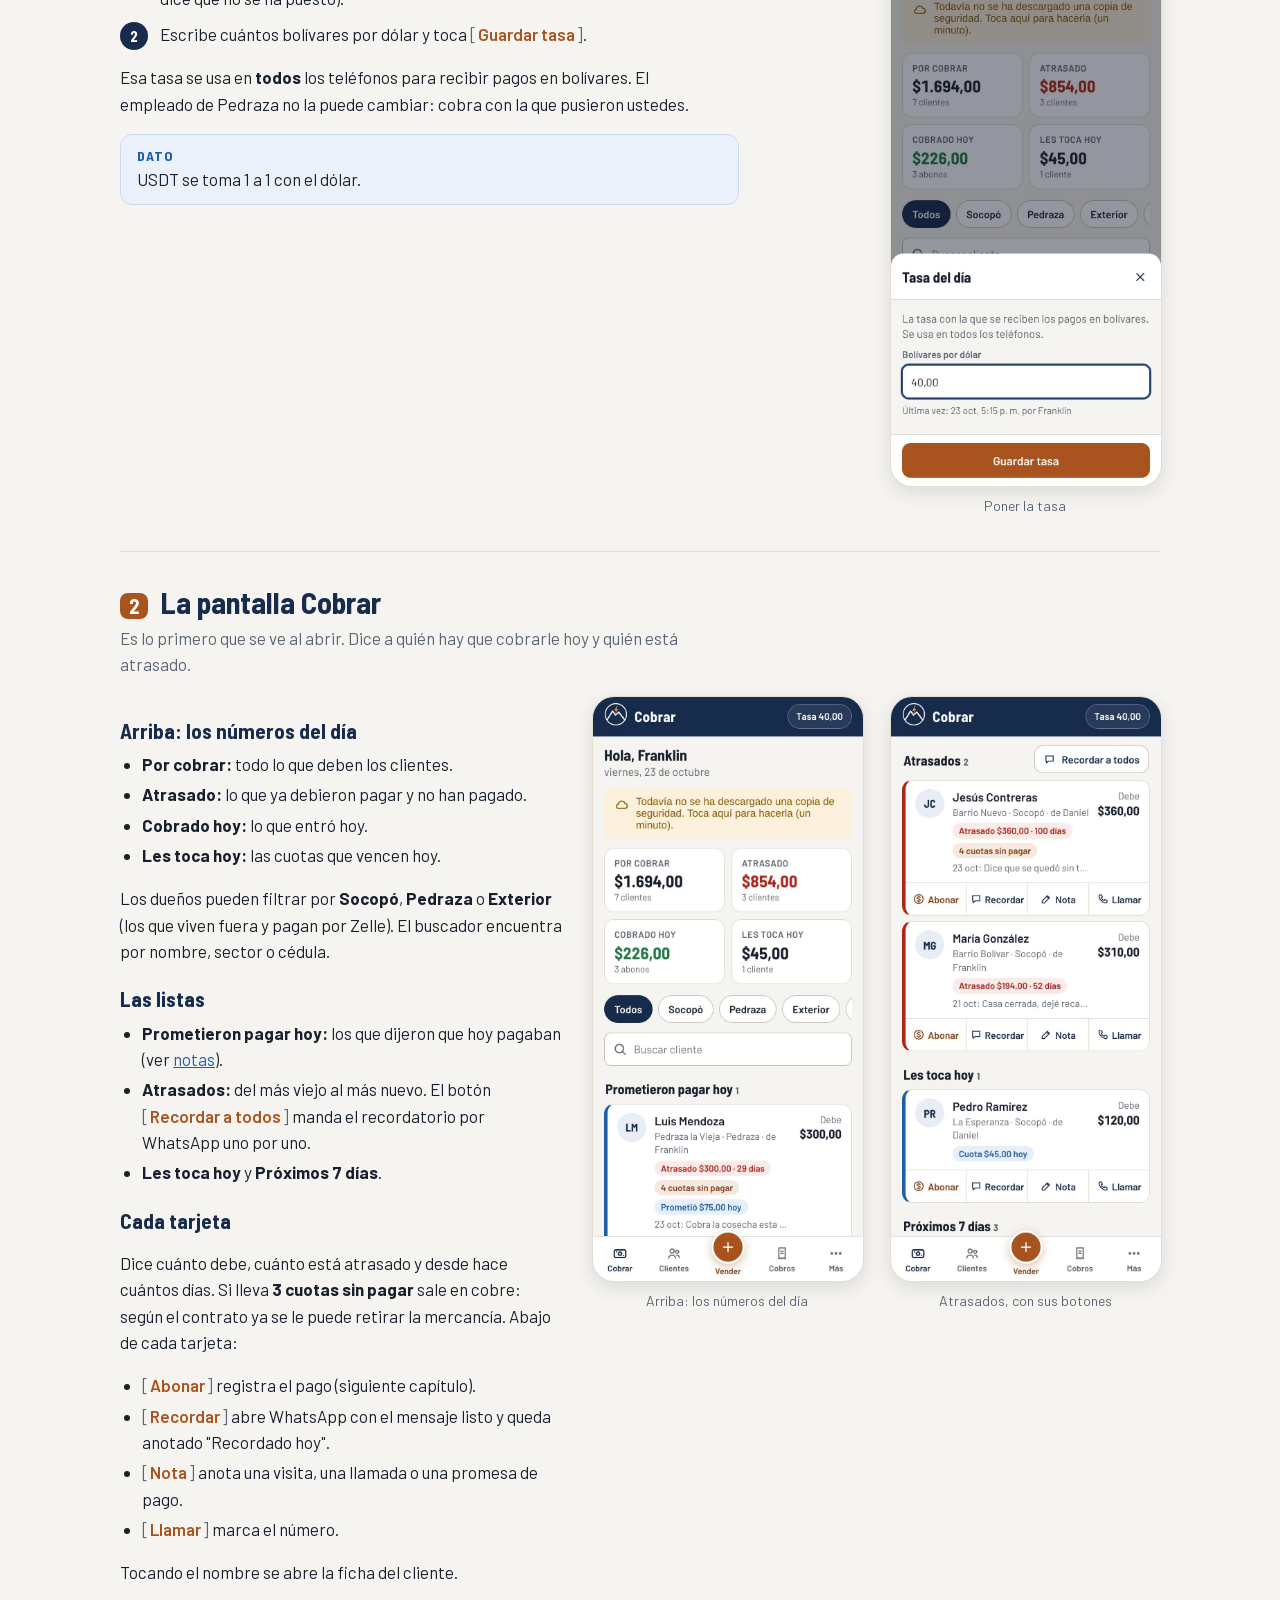
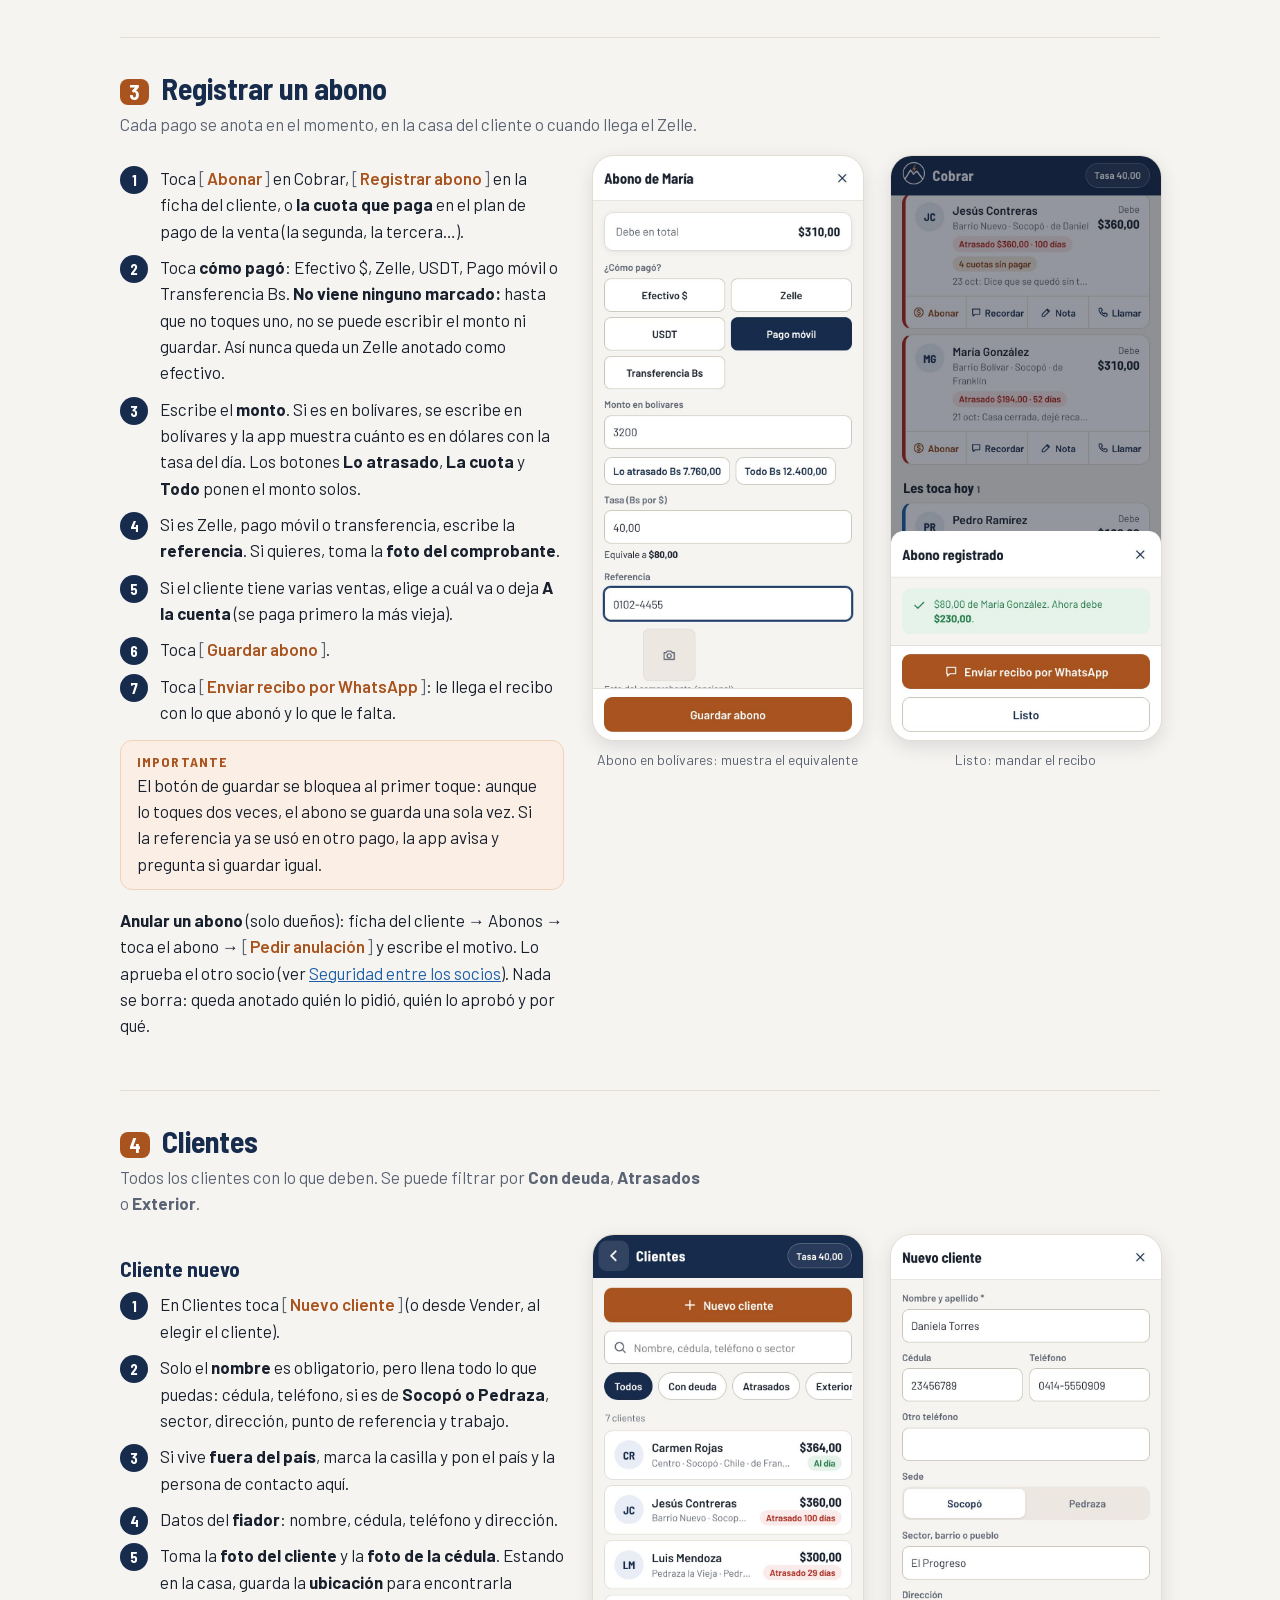
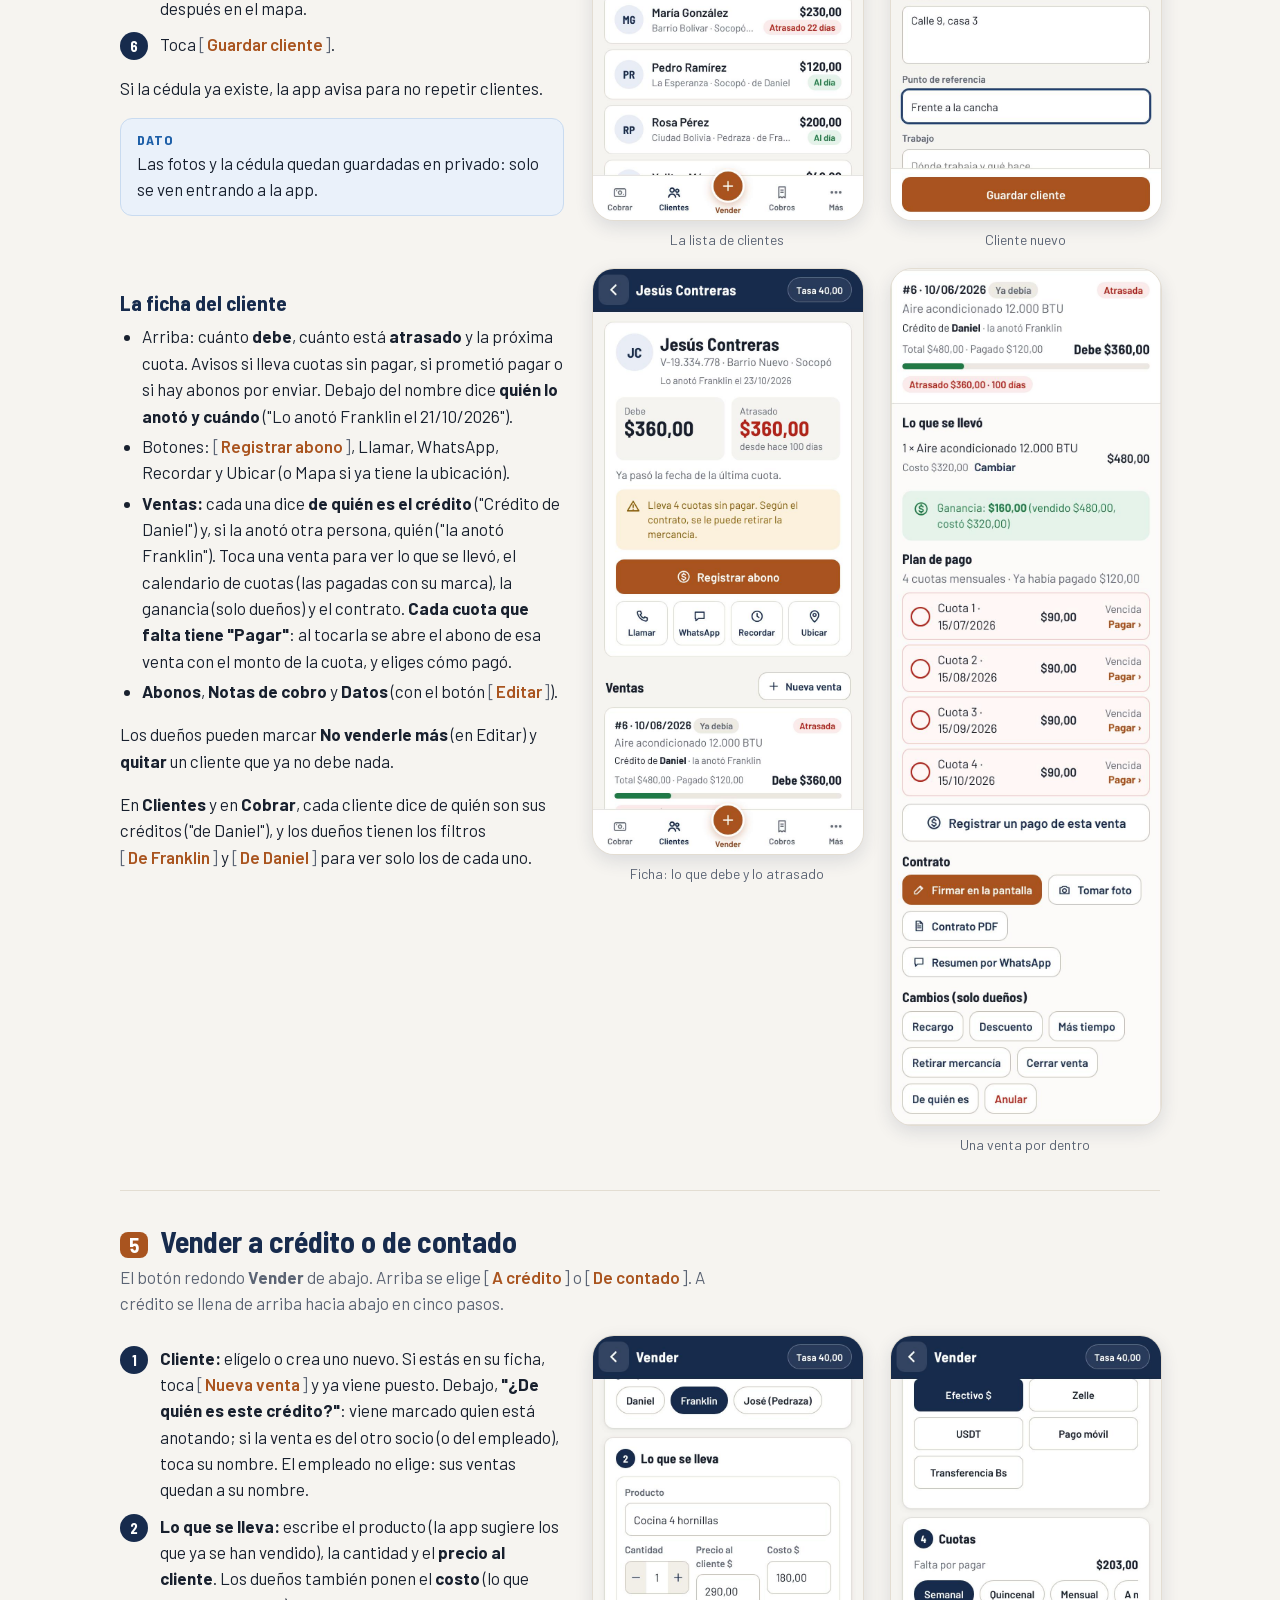
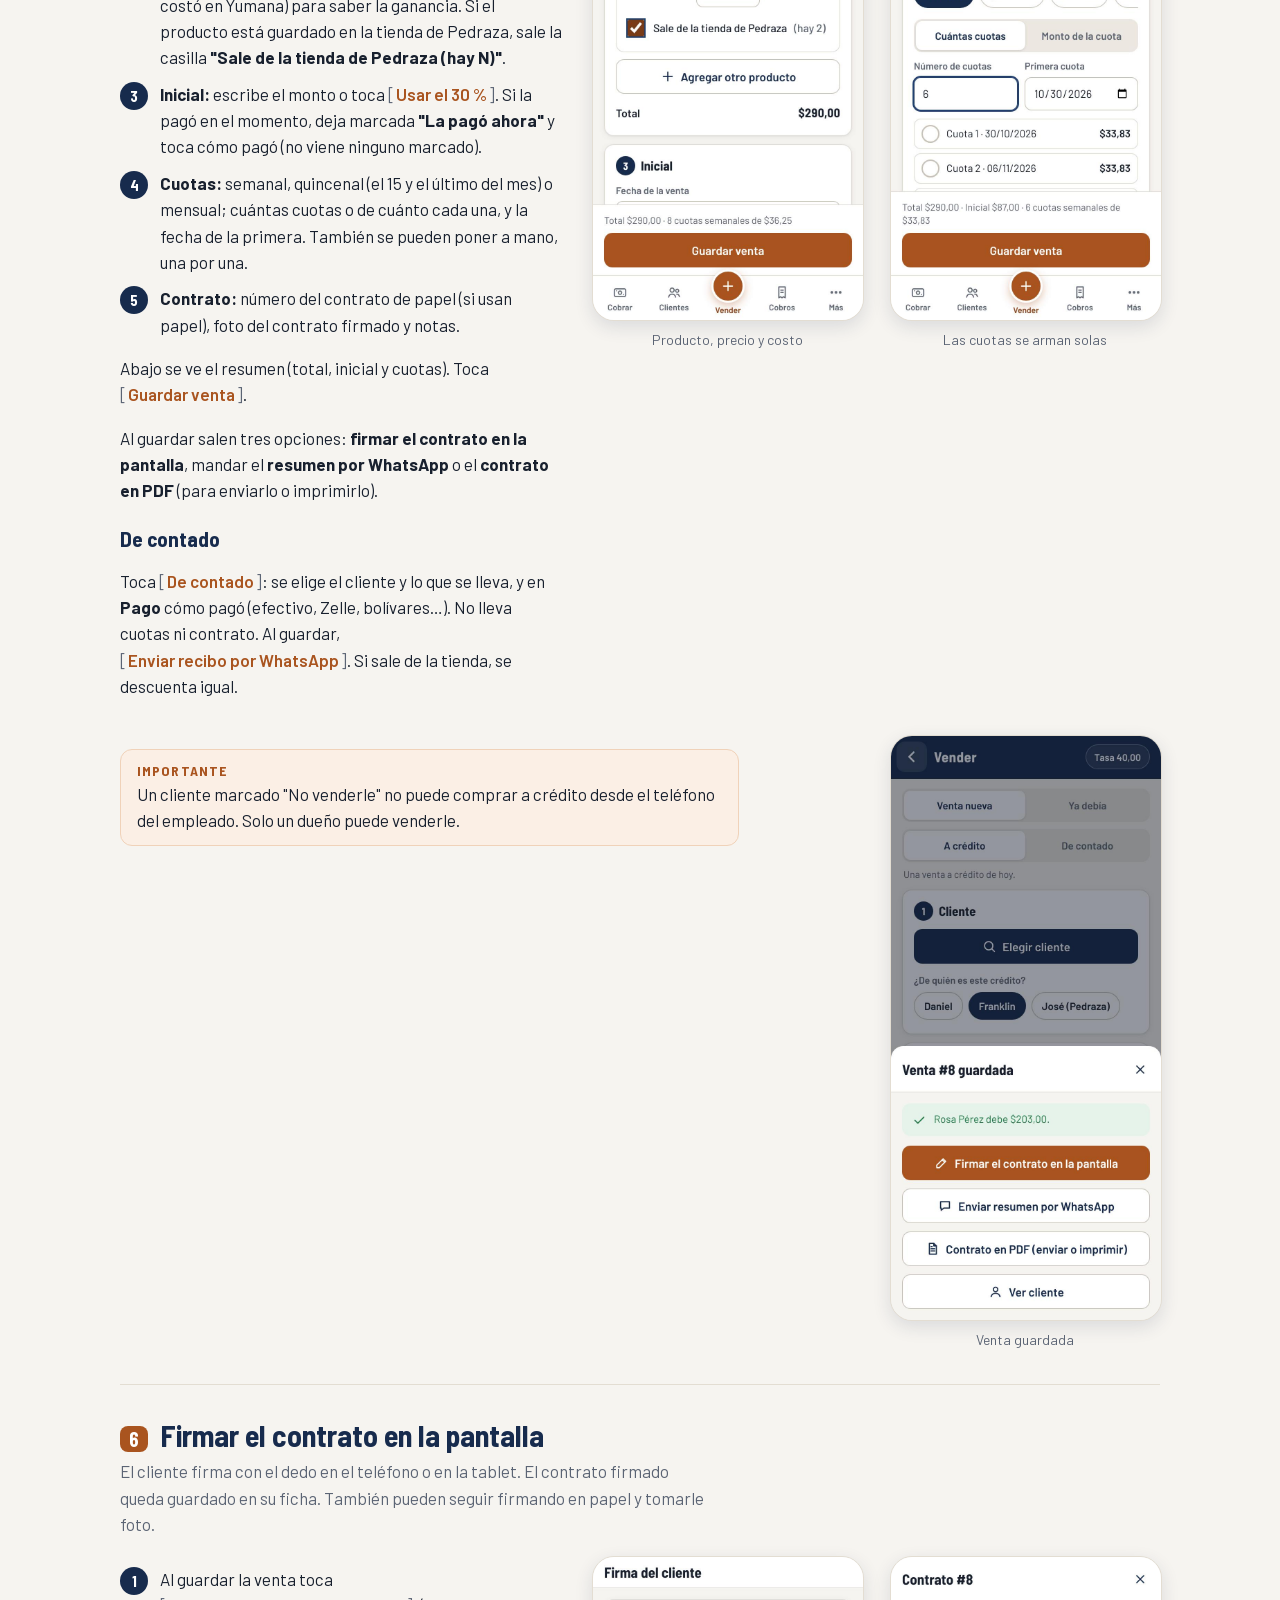
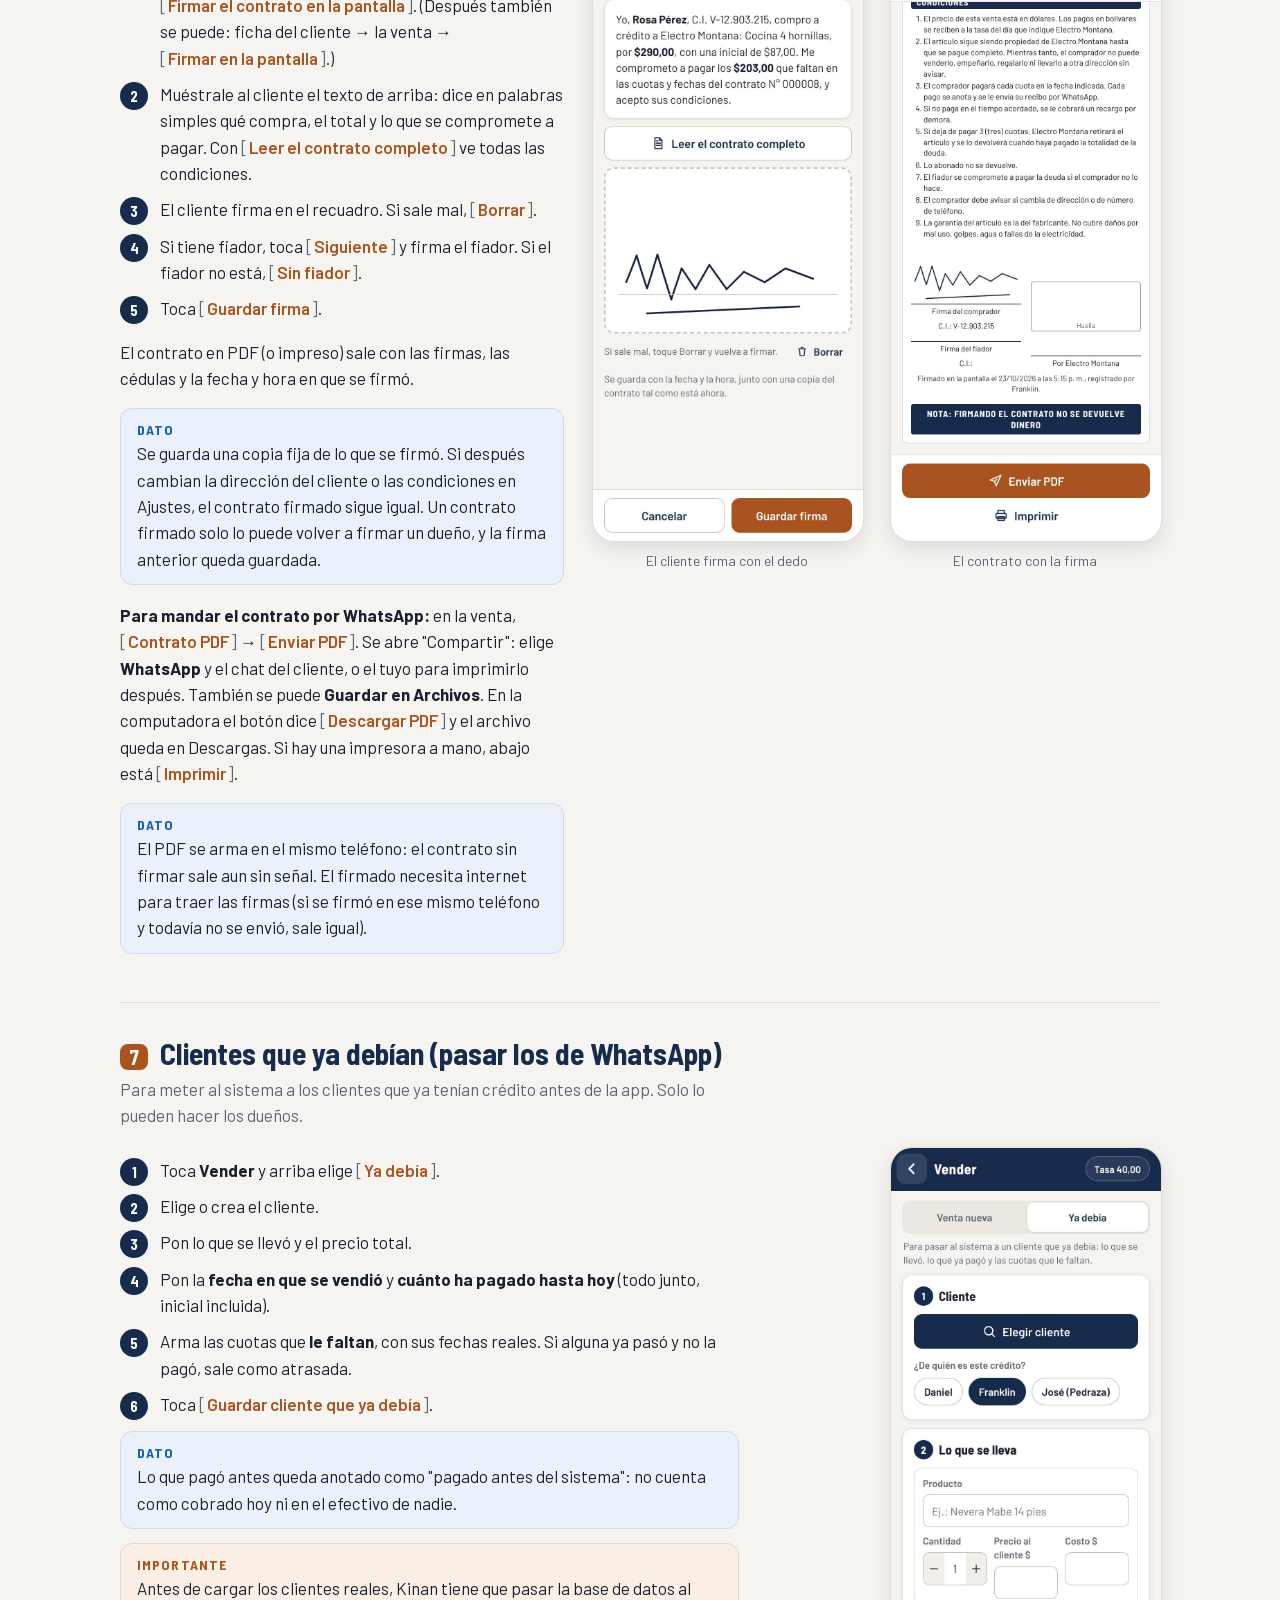
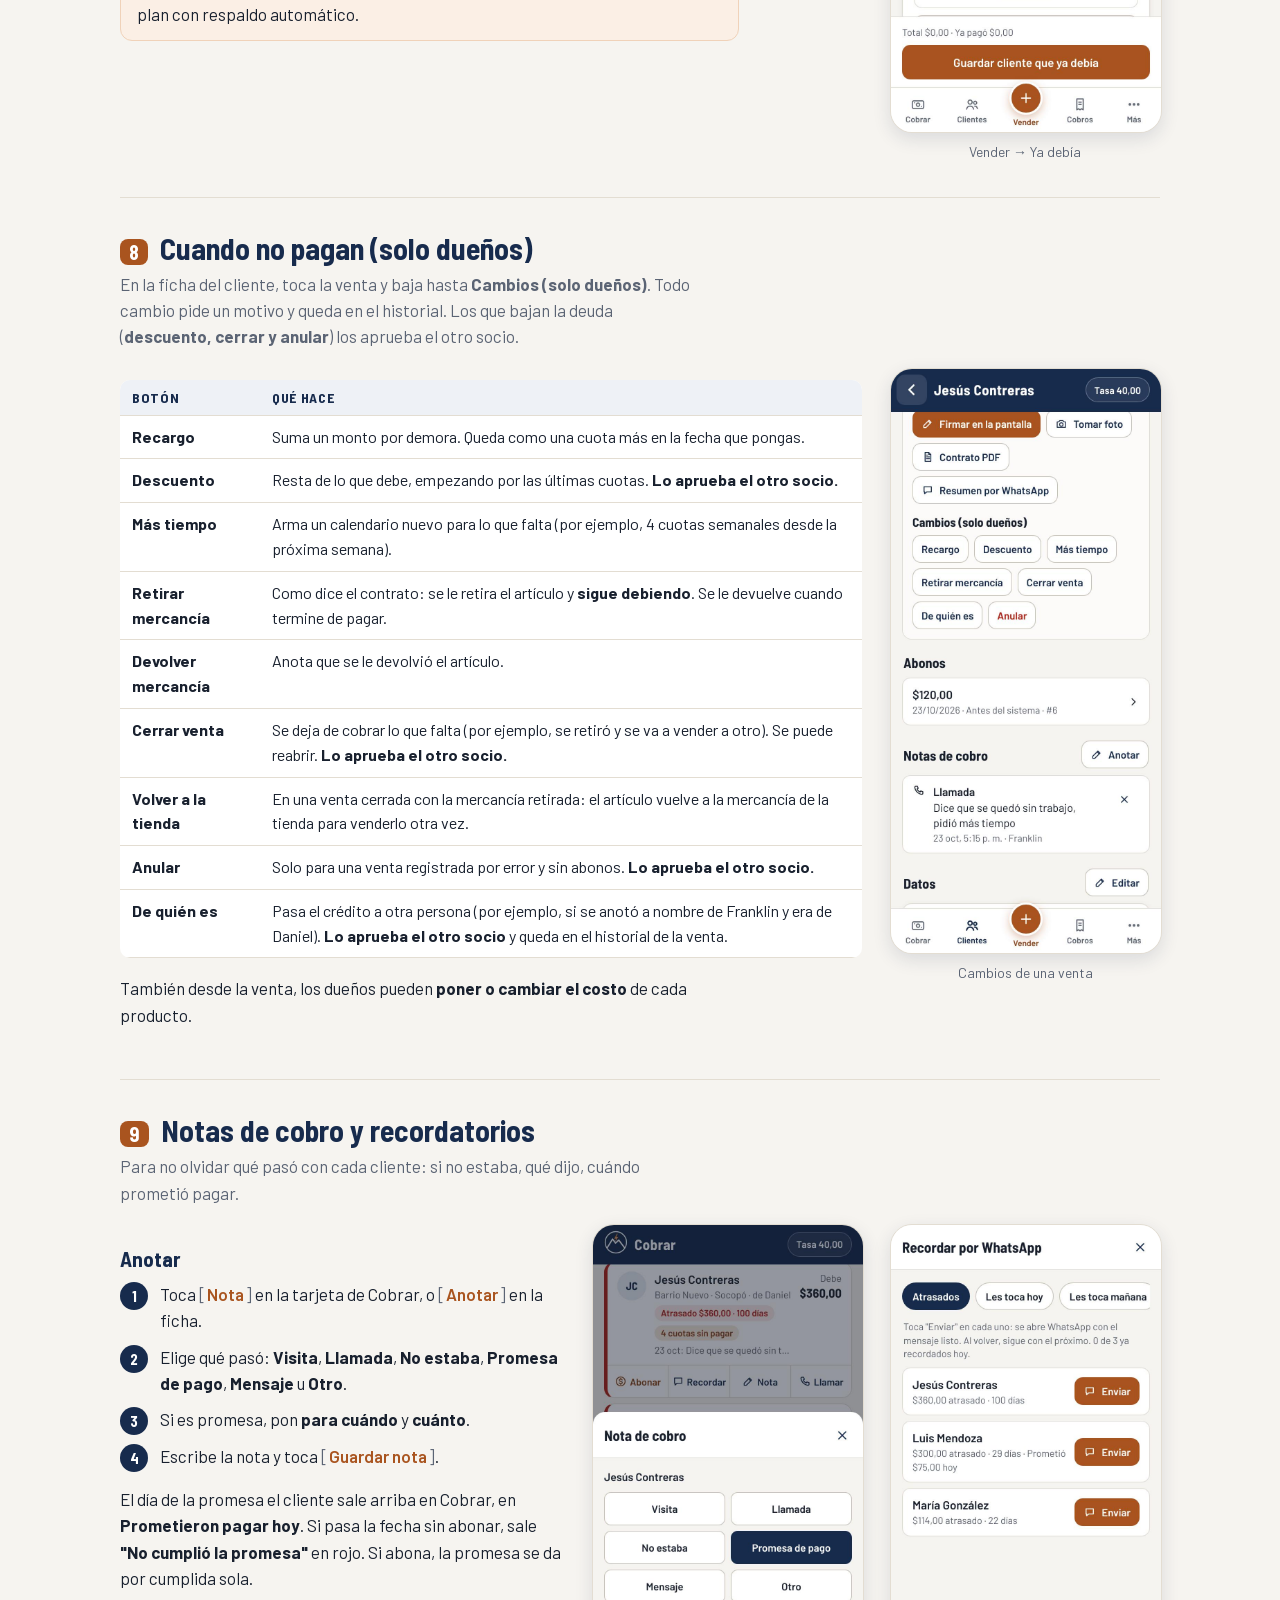
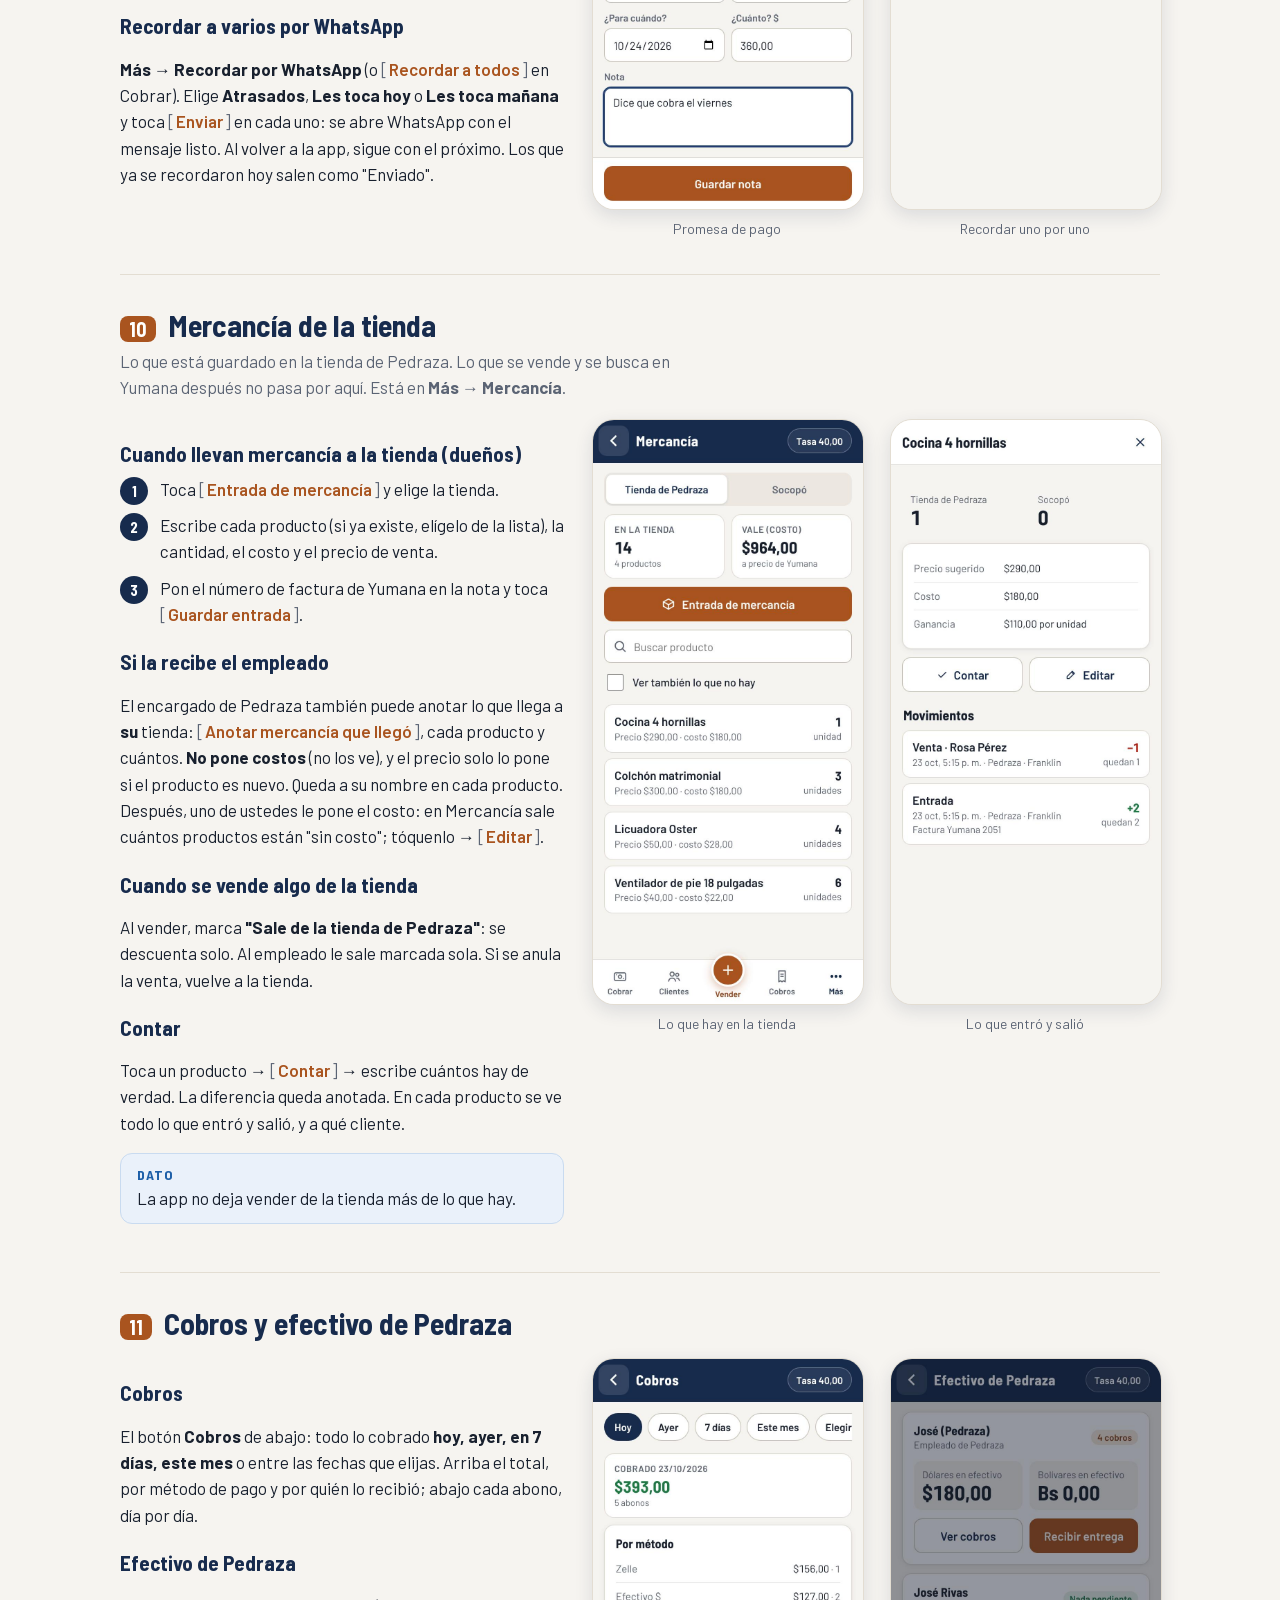
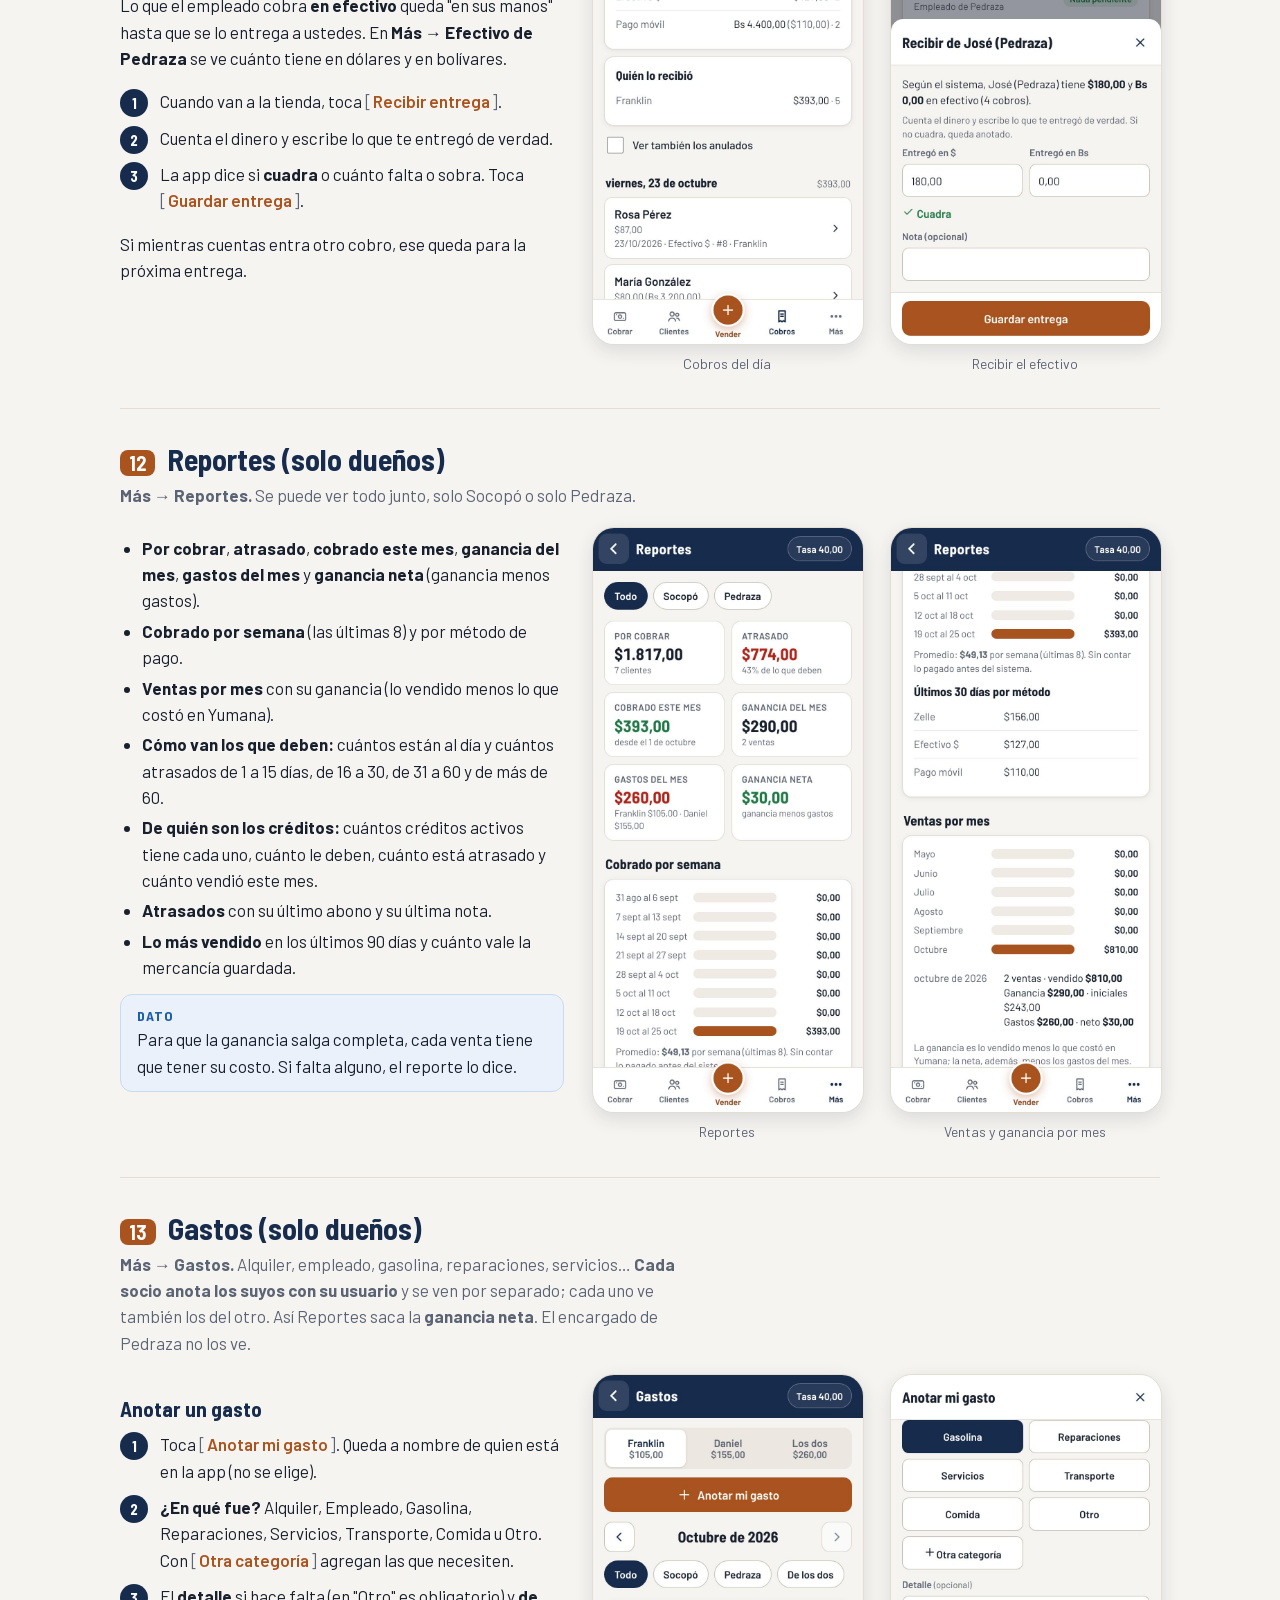
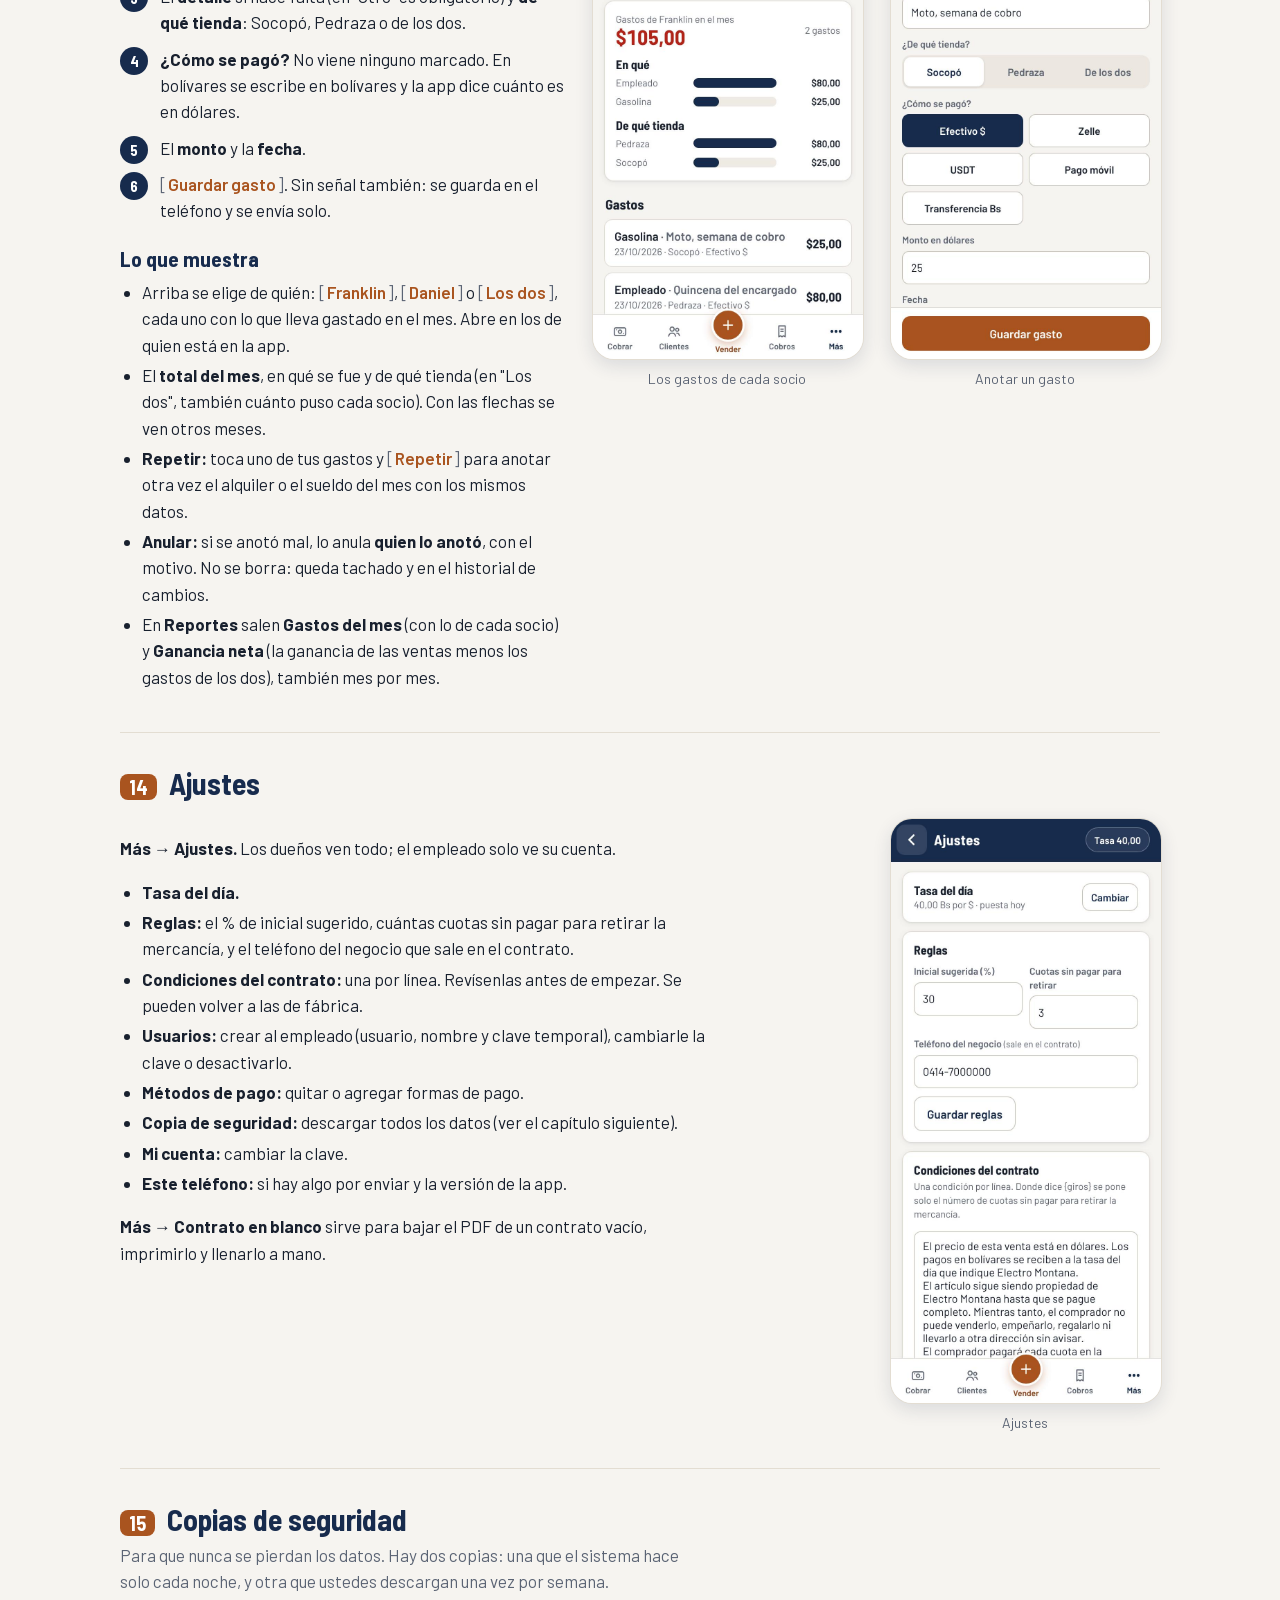
<file: guia.html>
<!doctype html>
<html lang="es">
<head>
<meta charset="utf-8">
<meta name="viewport" content="width=device-width, initial-scale=1, viewport-fit=cover">
<title>Guía de Electro Montana</title>
<meta name="theme-color" content="#172b4d">
<link rel="icon" type="image/png" href="img/favicon-32.png?v=1">
<link rel="apple-touch-icon" href="img/icono-180.png?v=1">
<style>@font-face{font-family:'Barlow';font-weight:400;font-display:swap;src:url('fonts/barlow-400.woff2') format('woff2')}@font-face{font-family:'Barlow';font-weight:500;font-display:swap;src:url('fonts/barlow-500.woff2') format('woff2')}@font-face{font-family:'Barlow';font-weight:600;font-display:swap;src:url('fonts/barlow-600.woff2') format('woff2')}@font-face{font-family:'Barlow';font-weight:700;font-display:swap;src:url('fonts/barlow-700.woff2') format('woff2')}@font-face{font-family:'Barlow Semi Condensed';font-weight:600;font-display:swap;src:url('fonts/barlow-sc-600.woff2') format('woff2')}@font-face{font-family:'Barlow Semi Condensed';font-weight:700;font-display:swap;src:url('fonts/barlow-sc-700.woff2') format('woff2')}</style>
</head>
<body>
<style>
/* Manual de bolsillo: columna de texto + captura del teléfono al lado (en pantalla ancha) o debajo (en el teléfono).
   Misma marca que la app: azul noche, cobre, arena. Solo tema claro, como la app (se lee a pleno sol). */
:root {
  --azul: #172b4d; --cobre: #a9541f; --cobre-claro: #e0904f; --arena: #f6f4f0; --sup: #ffffff;
  --texto: #18202e; --tenue: #5b6474; --borde: #e3ddd2; --info: #1d5fa8; --info-fondo: #eaf1fa;
  --aviso-fondo: #fbefe5; --verde: #1f7a45; --rojo: #b42318;
  --titulo: 'Barlow Semi Condensed', 'Arial Narrow', Arial, sans-serif;
  --letra: 'Barlow', 'Helvetica Neue', Arial, sans-serif;
  color-scheme: light;
}
html { background: var(--arena); scroll-behavior: smooth; }
body { margin: 0; background: var(--arena); color: var(--texto); font: 17px/1.55 var(--letra); -webkit-text-size-adjust: 100%; }
@media (prefers-reduced-motion: reduce) { html { scroll-behavior: auto; } }
.envoltura { max-width: 1040px; margin: 0 auto; padding-left: max(16px, env(safe-area-inset-left, 0px)); padding-right: max(16px, env(safe-area-inset-right, 0px)); }
.cab { background: var(--azul); color: #fff; }
.cab .envoltura { padding-block: 28px 30px; display: flex; gap: 18px; align-items: center; flex-wrap: wrap; }
.cab svg { width: 64px; height: 64px; flex: none; }
.cab h1 { margin: 0; font: 700 34px/1.05 var(--titulo); letter-spacing: .01em; text-wrap: balance; }
.cab .marca { font: 600 13px var(--titulo); letter-spacing: .32em; color: var(--cobre-claro); text-transform: uppercase; }
.cab p { margin: 6px 0 0; color: #c9d2e3; max-width: 60ch; }
.indice { background: var(--sup); border-bottom: 1px solid var(--borde); }
.indice .envoltura { padding-block: 16px; }
.indice h2 { margin: 0 0 10px; font: 700 15px var(--titulo); letter-spacing: .08em; text-transform: uppercase; color: var(--tenue); }
.indice ol { margin: 0; padding: 0; list-style: none; display: grid; grid-template-columns: repeat(auto-fill, minmax(220px, 1fr)); gap: 6px 18px; counter-reset: cap; }
.indice li { counter-increment: cap; min-width: 0; }
.indice a { display: flex; gap: 8px; padding: 6px 0; color: var(--azul); text-decoration: none; font-weight: 600; }
.indice a::before { content: counter(cap); font: 700 15px var(--titulo); color: var(--cobre); min-width: 1.4em; }
.indice a:hover, .indice a:focus-visible { text-decoration: underline; }
main .envoltura { padding-block: 8px 48px; }
section.cap { padding-top: 34px; border-top: 1px solid var(--borde); margin-top: 34px; }
section.cap:first-of-type { border-top: 0; margin-top: 0; }
.cap > h2 { margin: 0 0 6px; font: 700 30px/1.1 var(--titulo); color: var(--azul); text-wrap: balance; display: flex; gap: 12px; align-items: baseline; }
.cap > h2 .n { font-size: 20px; color: #fff; background: var(--cobre); border-radius: 8px; padding: 2px 9px; flex: none; }
.cap > .intro { margin: 0 0 18px; color: var(--tenue); max-width: 65ch; }
h3 { font: 700 21px/1.2 var(--titulo); color: var(--azul); margin: 22px 0 8px; }
p, li { max-width: 65ch; }
.bloque { display: grid; grid-template-columns: minmax(0, 1fr) 270px; gap: 28px; align-items: start; margin: 18px 0; }
.bloque.dos-fotos { grid-template-columns: minmax(0, 1fr) 270px 270px; }
.bloque > div { min-width: 0; }
@media (max-width: 860px) { .bloque.dos-fotos { grid-template-columns: minmax(0, 1fr) 270px; } .bloque.dos-fotos > figure:last-child { grid-column: 2; } }
@media (max-width: 640px) {
  .bloque, .bloque.dos-fotos { grid-template-columns: 1fr; gap: 14px; }
  .bloque.dos-fotos > figure:last-child { grid-column: auto; }
  figure.tel { max-width: 300px; margin-inline: auto; }
}
figure.tel { margin: 0; }
figure.tel img { display: block; width: 100%; height: auto; border-radius: 22px; border: 1px solid var(--borde); box-shadow: 0 6px 18px rgba(23, 43, 77, .12); background: var(--sup); }
figure.tel figcaption { font-size: 14px; color: var(--tenue); margin-top: 8px; text-align: center; }
ol.pasos { padding: 0; margin: 10px 0; list-style: none; counter-reset: paso; display: grid; gap: 10px; }
ol.pasos > li { counter-increment: paso; position: relative; padding-left: 40px; }
ol.pasos > li::before { content: counter(paso); position: absolute; left: 0; top: 1px; width: 28px; height: 28px; border-radius: 50%; background: var(--azul); color: #fff; font: 700 15px/28px var(--titulo); text-align: center; }
ul { padding-left: 22px; margin: 8px 0; }
ul li { margin: 4px 0; }
.boton { display: inline-block; font-weight: 600; color: var(--cobre); white-space: nowrap; }
.boton::before { content: "["; color: var(--tenue); font-weight: 400; margin-right: 1px; }
.boton::after { content: "]"; color: var(--tenue); font-weight: 400; margin-left: 1px; }
.nota { border-radius: 12px; padding: 12px 16px; margin: 14px 0; max-width: 65ch; }
.nota b:first-child { display: block; font: 700 14px var(--titulo); letter-spacing: .08em; text-transform: uppercase; margin-bottom: 2px; }
.nota.ojo { background: var(--aviso-fondo); border: 1px solid #f0d2b9; }
.nota.ojo b:first-child { color: var(--cobre); }
.nota.dato { background: var(--info-fondo); border: 1px solid #c9dbf0; }
.nota.dato b:first-child { color: var(--info); }
.colores { display: flex; flex-wrap: wrap; gap: 8px; margin: 10px 0; }
.colores span { border-radius: 999px; padding: 3px 12px; font-weight: 600; font-size: 15px; }
.c-rojo { background: #fde8e6; color: var(--rojo); } .c-azul { background: var(--info-fondo); color: var(--info); } .c-verde { background: #e3f3e9; color: var(--verde); }
.tabla { overflow-x: auto; margin: 12px 0; }
table { border-collapse: collapse; min-width: 480px; width: 100%; max-width: 760px; background: var(--sup); border-radius: 10px; overflow: hidden; font-size: 16px; }
th, td { text-align: left; padding: 9px 12px; border-bottom: 1px solid var(--borde); vertical-align: top; }
th { background: #eef1f6; font: 700 14px var(--titulo); letter-spacing: .05em; text-transform: uppercase; color: var(--azul); }
td.si { color: var(--verde); font-weight: 600; } td.no { color: var(--rojo); font-weight: 600; }
.guion { background: var(--sup); border: 1px solid var(--borde); border-radius: 14px; padding: 18px 20px; }
.guion ol.pasos > li::before { background: var(--cobre); }
.guion .di { color: var(--tenue); font-style: italic; }
.pie { color: var(--tenue); font-size: 14px; padding-block: 24px 40px; border-top: 1px solid var(--borde); }
a { color: var(--info); }
a:focus-visible { outline: 3px solid var(--cobre-claro); outline-offset: 2px; }
</style>

<header class="cab"><div class="envoltura">
  <svg viewBox="0 0 64 64" aria-hidden="true"><circle cx="32" cy="32" r="29" fill="none" stroke="#ffffff" stroke-width="2.6"/><path d="M9 46 L23 23 L31 34 L40 26 L55 46" fill="none" stroke="#ffffff" stroke-width="3.4" stroke-linejoin="round" stroke-linecap="round"/><path d="M35 8.5 L27.5 22 L32.5 22 L30 31 L38.5 17 L33.5 17 L37 8.5 Z" fill="#e0904f"/></svg>
  <div>
    <div class="marca">Electro Montana</div>
    <h1>Guía de uso</h1>
    <p>Para Franklin, Daniel y el encargado de la tienda de Pedraza. Cómo cobrar, vender, firmar contratos y llevar las cuentas desde el teléfono. Las capturas son de una prueba con clientes inventados.</p>
  </div>
</div></header>

<nav class="indice" aria-label="Contenido"><div class="envoltura">
  <h2>Contenido</h2>
  <ol>
    <li><a href="#empezar">Para empezar</a></li>
    <li><a href="#cobrar">La pantalla Cobrar</a></li>
    <li><a href="#abono">Registrar un abono</a></li>
    <li><a href="#clientes">Clientes</a></li>
    <li><a href="#vender">Vender a crédito o de contado</a></li>
    <li><a href="#firma">Firmar el contrato</a></li>
    <li><a href="#yadebia">Clientes que ya debían</a></li>
    <li><a href="#nopagan">Cuando no pagan</a></li>
    <li><a href="#notas">Notas y recordatorios</a></li>
    <li><a href="#mercancia">Mercancía de la tienda</a></li>
    <li><a href="#cuentas">Cobros y efectivo de Pedraza</a></li>
    <li><a href="#reportes">Reportes</a></li>
    <li><a href="#gastos">Gastos</a></li>
    <li><a href="#ajustes">Ajustes</a></li>
    <li><a href="#copias">Copias de seguridad</a></li>
    <li><a href="#socios">Seguridad entre los socios</a></li>
    <li><a href="#senal">Sin señal</a></li>
    <li><a href="#empleado">El empleado de Pedraza</a></li>
    <li><a href="#preguntas">Preguntas frecuentes</a></li>
    <li><a href="#mostrar">Cómo mostrarlo (para Kinan)</a></li>
  </ol>
</div></nav>

<main><div class="envoltura">

<section class="cap" id="empezar">
  <h2><span class="n">1</span>Para empezar</h2>
  <p class="intro">La app se abre desde el teléfono como cualquier otra. No hace falta computadora.</p>
  <div class="bloque">
    <div>
      <h3>Entrar</h3>
      <ol class="pasos">
        <li>Escribe tu <b>usuario</b> (por ejemplo <b>franklin</b>) y tu <b>clave</b>. Toca <span class="boton">Entrar</span>.</li>
        <li>La primera vez te pide <b>poner una clave nueva</b> que solo sepas tú (mínimo 6 letras o números). La clave que te dieron era temporal.</li>
        <li>La app queda abierta en ese teléfono. Para salir: <b>Más → Salir</b>.</li>
      </ol>
      <h3>Ponerla en la pantalla de inicio</h3>
      <ul>
        <li><b>iPhone:</b> abre la dirección en Safari → botón <b>Compartir</b> → <b>Agregar a inicio</b>.</li>
        <li><b>Android:</b> abre la dirección en Chrome → menú de los tres puntos → <b>Instalar app</b>.</li>
      </ul>
      <p>Queda un ícono con la montaña y el rayo. Ábrela siempre desde ese ícono.</p>
      <p><b>En la computadora o el iPad:</b> se abre la misma dirección en el navegador (Chrome, Safari o Edge) y se entra con el mismo usuario. En pantalla ancha el menú va a la izquierda y las listas salen en dos columnas.</p>
      <h3>Cómo está armada</h3>
      <ul>
        <li><b>Abajo</b> están las cinco partes: <b>Cobrar</b> (la de inicio), <b>Clientes</b>, <b>Vender</b> (el botón redondo cobre), <b>Cobros</b> y <b>Más</b>.</li>
        <li><b>Arriba a la derecha</b> está la <b>tasa del día</b>. Si algo no se ha enviado, al lado sale <b>"1 por enviar"</b>.</li>
        <li><b>Arriba a la izquierda</b> sale la <b>flecha de Volver</b>: regresa a la pantalla de antes (por ejemplo, de la ficha de un cliente a la lista). El botón "atrás" del teléfono hace lo mismo, y si hay una ventana abierta, la cierra.</li>
      </ul>
      <p>Los colores siempre dicen lo mismo:</p>
      <div class="colores"><span class="c-rojo">Rojo: atrasado</span><span class="c-azul">Azul: le toca hoy</span><span class="c-verde">Verde: al día</span></div>
    </div>
    <figure class="tel"><img src="guia/01-entrada.jpg" alt="Pantalla de entrada con usuario y clave" width="780" height="1688"><figcaption>La entrada</figcaption></figure>
  </div>
  <div class="bloque">
    <div>
      <h3>La tasa del día (solo dueños)</h3>
      <ol class="pasos">
        <li>Cada mañana toca la <b>tasa</b> arriba a la derecha (o el aviso amarillo de Cobrar que dice que no se ha puesto).</li>
        <li>Escribe cuántos bolívares por dólar y toca <span class="boton">Guardar tasa</span>.</li>
      </ol>
      <p>Esa tasa se usa en <b>todos</b> los teléfonos para recibir pagos en bolívares. El empleado de Pedraza no la puede cambiar: cobra con la que pusieron ustedes.</p>
      <div class="nota dato"><b>Dato</b>USDT se toma 1 a 1 con el dólar.</div>
    </div>
    <figure class="tel"><img src="guia/04-tasa.jpg" alt="Ventana para poner la tasa del día" width="780" height="1688" loading="lazy"><figcaption>Poner la tasa</figcaption></figure>
  </div>
</section>

<section class="cap" id="cobrar">
  <h2><span class="n">2</span>La pantalla Cobrar</h2>
  <p class="intro">Es lo primero que se ve al abrir. Dice a quién hay que cobrarle hoy y quién está atrasado.</p>
  <div class="bloque dos-fotos">
    <div>
      <h3>Arriba: los números del día</h3>
      <ul>
        <li><b>Por cobrar:</b> todo lo que deben los clientes.</li>
        <li><b>Atrasado:</b> lo que ya debieron pagar y no han pagado.</li>
        <li><b>Cobrado hoy:</b> lo que entró hoy.</li>
        <li><b>Les toca hoy:</b> las cuotas que vencen hoy.</li>
      </ul>
      <p>Los dueños pueden filtrar por <b>Socopó</b>, <b>Pedraza</b> o <b>Exterior</b> (los que viven fuera y pagan por Zelle). El buscador encuentra por nombre, sector o cédula.</p>
      <h3>Las listas</h3>
      <ul>
        <li><b>Prometieron pagar hoy:</b> los que dijeron que hoy pagaban (ver <a href="#notas">notas</a>).</li>
        <li><b>Atrasados:</b> del más viejo al más nuevo. El botón <span class="boton">Recordar a todos</span> manda el recordatorio por WhatsApp uno por uno.</li>
        <li><b>Les toca hoy</b> y <b>Próximos 7 días</b>.</li>
      </ul>
      <h3>Cada tarjeta</h3>
      <p>Dice cuánto debe, cuánto está atrasado y desde hace cuántos días. Si lleva <b>3 cuotas sin pagar</b> sale en cobre: según el contrato ya se le puede retirar la mercancía. Abajo de cada tarjeta:</p>
      <ul>
        <li><span class="boton">Abonar</span> registra el pago (siguiente capítulo).</li>
        <li><span class="boton">Recordar</span> abre WhatsApp con el mensaje listo y queda anotado "Recordado hoy".</li>
        <li><span class="boton">Nota</span> anota una visita, una llamada o una promesa de pago.</li>
        <li><span class="boton">Llamar</span> marca el número.</li>
      </ul>
      <p>Tocando el nombre se abre la ficha del cliente.</p>
    </div>
    <figure class="tel"><img src="guia/02-cobrar.jpg" alt="Pantalla Cobrar con los números del día" width="780" height="1688" loading="lazy"><figcaption>Arriba: los números del día</figcaption></figure>
    <figure class="tel"><img src="guia/03-cobrar-listas.jpg" alt="Lista de atrasados con sus botones" width="780" height="1688" loading="lazy"><figcaption>Atrasados, con sus botones</figcaption></figure>
  </div>
</section>

<section class="cap" id="abono">
  <h2><span class="n">3</span>Registrar un abono</h2>
  <p class="intro">Cada pago se anota en el momento, en la casa del cliente o cuando llega el Zelle.</p>
  <div class="bloque dos-fotos">
    <div>
      <ol class="pasos">
        <li>Toca <span class="boton">Abonar</span> en Cobrar, <span class="boton">Registrar abono</span> en la ficha del cliente, o <b>la cuota que paga</b> en el plan de pago de la venta (la segunda, la tercera…).</li>
        <li>Toca <b>cómo pagó</b>: Efectivo $, Zelle, USDT, Pago móvil o Transferencia Bs. <b>No viene ninguno marcado:</b> hasta que no toques uno, no se puede escribir el monto ni guardar. Así nunca queda un Zelle anotado como efectivo.</li>
        <li>Escribe el <b>monto</b>. Si es en bolívares, se escribe en bolívares y la app muestra cuánto es en dólares con la tasa del día. Los botones <b>Lo atrasado</b>, <b>La cuota</b> y <b>Todo</b> ponen el monto solos.</li>
        <li>Si es Zelle, pago móvil o transferencia, escribe la <b>referencia</b>. Si quieres, toma la <b>foto del comprobante</b>.</li>
        <li>Si el cliente tiene varias ventas, elige a cuál va o deja <b>A la cuenta</b> (se paga primero la más vieja).</li>
        <li>Toca <span class="boton">Guardar abono</span>.</li>
        <li>Toca <span class="boton">Enviar recibo por WhatsApp</span>: le llega el recibo con lo que abonó y lo que le falta.</li>
      </ol>
      <div class="nota ojo"><b>Importante</b>El botón de guardar se bloquea al primer toque: aunque lo toques dos veces, el abono se guarda una sola vez. Si la referencia ya se usó en otro pago, la app avisa y pregunta si guardar igual.</div>
      <p><b>Anular un abono</b> (solo dueños): ficha del cliente → Abonos → toca el abono → <span class="boton">Pedir anulación</span> y escribe el motivo. Lo aprueba el otro socio (ver <a href="#socios">Seguridad entre los socios</a>). Nada se borra: queda anotado quién lo pidió, quién lo aprobó y por qué.</p>
    </div>
    <figure class="tel"><img src="guia/05-abono.jpg" alt="Ventana de abono en bolívares con su equivalente en dólares" width="780" height="1688" loading="lazy"><figcaption>Abono en bolívares: muestra el equivalente</figcaption></figure>
    <figure class="tel"><img src="guia/06-abono-guardado.jpg" alt="Abono registrado con el botón de recibo por WhatsApp" width="780" height="1688" loading="lazy"><figcaption>Listo: mandar el recibo</figcaption></figure>
  </div>
</section>

<section class="cap" id="clientes">
  <h2><span class="n">4</span>Clientes</h2>
  <p class="intro">Todos los clientes con lo que deben. Se puede filtrar por <b>Con deuda</b>, <b>Atrasados</b> o <b>Exterior</b>.</p>
  <div class="bloque dos-fotos">
    <div>
      <h3>Cliente nuevo</h3>
      <ol class="pasos">
        <li>En Clientes toca <span class="boton">Nuevo cliente</span> (o desde Vender, al elegir el cliente).</li>
        <li>Solo el <b>nombre</b> es obligatorio, pero llena todo lo que puedas: cédula, teléfono, si es de <b>Socopó o Pedraza</b>, sector, dirección, punto de referencia y trabajo.</li>
        <li>Si vive <b>fuera del país</b>, marca la casilla y pon el país y la persona de contacto aquí.</li>
        <li>Datos del <b>fiador</b>: nombre, cédula, teléfono y dirección.</li>
        <li>Toma la <b>foto del cliente</b> y la <b>foto de la cédula</b>. Estando en la casa, guarda la <b>ubicación</b> para encontrarla después en el mapa.</li>
        <li>Toca <span class="boton">Guardar cliente</span>.</li>
      </ol>
      <p>Si la cédula ya existe, la app avisa para no repetir clientes.</p>
      <div class="nota dato"><b>Dato</b>Las fotos y la cédula quedan guardadas en privado: solo se ven entrando a la app.</div>
    </div>
    <figure class="tel"><img src="guia/10-clientes.jpg" alt="Lista de clientes con lo que debe cada uno" width="780" height="1688" loading="lazy"><figcaption>La lista de clientes</figcaption></figure>
    <figure class="tel"><img src="guia/11-cliente-nuevo.jpg" alt="Formulario de cliente nuevo" width="780" height="1688" loading="lazy"><figcaption>Cliente nuevo</figcaption></figure>
  </div>
  <div class="bloque dos-fotos">
    <div>
      <h3>La ficha del cliente</h3>
      <ul>
        <li>Arriba: cuánto <b>debe</b>, cuánto está <b>atrasado</b> y la próxima cuota. Avisos si lleva cuotas sin pagar, si prometió pagar o si hay abonos por enviar. Debajo del nombre dice <b>quién lo anotó y cuándo</b> ("Lo anotó Franklin el 21/10/2026").</li>
        <li>Botones: <span class="boton">Registrar abono</span>, Llamar, WhatsApp, Recordar y Ubicar (o Mapa si ya tiene la ubicación).</li>
        <li><b>Ventas:</b> cada una dice <b>de quién es el crédito</b> ("Crédito de Daniel") y, si la anotó otra persona, quién ("la anotó Franklin"). Toca una venta para ver lo que se llevó, el calendario de cuotas (las pagadas con su marca), la ganancia (solo dueños) y el contrato. <b>Cada cuota que falta tiene "Pagar"</b>: al tocarla se abre el abono de esa venta con el monto de la cuota, y eliges cómo pagó.</li>
        <li><b>Abonos</b>, <b>Notas de cobro</b> y <b>Datos</b> (con el botón <span class="boton">Editar</span>).</li>
      </ul>
      <p>Los dueños pueden marcar <b>No venderle más</b> (en Editar) y <b>quitar</b> un cliente que ya no debe nada.</p>
      <p>En <b>Clientes</b> y en <b>Cobrar</b>, cada cliente dice de quién son sus créditos ("de Daniel"), y los dueños tienen los filtros <span class="boton">De Franklin</span> y <span class="boton">De Daniel</span> para ver solo los de cada uno.</p>
    </div>
    <figure class="tel"><img src="guia/12-ficha.jpg" alt="Ficha de un cliente atrasado" width="780" height="1688" loading="lazy"><figcaption>Ficha: lo que debe y lo atrasado</figcaption></figure>
    <figure class="tel"><img src="guia/13-ficha-venta.jpg" alt="Detalle de una venta con su calendario de cuotas" width="780" height="1688" loading="lazy"><figcaption>Una venta por dentro</figcaption></figure>
  </div>
</section>

<section class="cap" id="vender">
  <h2><span class="n">5</span>Vender a crédito o de contado</h2>
  <p class="intro">El botón redondo <b>Vender</b> de abajo. Arriba se elige <span class="boton">A crédito</span> o <span class="boton">De contado</span>. A crédito se llena de arriba hacia abajo en cinco pasos.</p>
  <div class="bloque dos-fotos">
    <div>
      <ol class="pasos">
        <li><b>Cliente:</b> elígelo o crea uno nuevo. Si estás en su ficha, toca <span class="boton">Nueva venta</span> y ya viene puesto. Debajo, <b>"¿De quién es este crédito?"</b>: viene marcado quien está anotando; si la venta es del otro socio (o del empleado), toca su nombre. El empleado no elige: sus ventas quedan a su nombre.</li>
        <li><b>Lo que se lleva:</b> escribe el producto (la app sugiere los que ya se han vendido), la cantidad y el <b>precio al cliente</b>. Los dueños también ponen el <b>costo</b> (lo que costó en Yumana) para saber la ganancia. Si el producto está guardado en la tienda de Pedraza, sale la casilla <b>"Sale de la tienda de Pedraza (hay N)"</b>.</li>
        <li><b>Inicial:</b> escribe el monto o toca <span class="boton">Usar el 30 %</span>. Si la pagó en el momento, deja marcada <b>"La pagó ahora"</b> y toca cómo pagó (no viene ninguno marcado).</li>
        <li><b>Cuotas:</b> semanal, quincenal (el 15 y el último del mes) o mensual; cuántas cuotas o de cuánto cada una, y la fecha de la primera. También se pueden poner a mano, una por una.</li>
        <li><b>Contrato:</b> número del contrato de papel (si usan papel), foto del contrato firmado y notas.</li>
      </ol>
      <p>Abajo se ve el resumen (total, inicial y cuotas). Toca <span class="boton">Guardar venta</span>.</p>
      <p>Al guardar salen tres opciones: <b>firmar el contrato en la pantalla</b>, mandar el <b>resumen por WhatsApp</b> o el <b>contrato en PDF</b> (para enviarlo o imprimirlo).</p>
      <h3>De contado</h3>
      <p>Toca <span class="boton">De contado</span>: se elige el cliente y lo que se lleva, y en <b>Pago</b> cómo pagó (efectivo, Zelle, bolívares…). No lleva cuotas ni contrato. Al guardar, <span class="boton">Enviar recibo por WhatsApp</span>. Si sale de la tienda, se descuenta igual.</p>
    </div>
    <figure class="tel"><img src="guia/16-vender.jpg" alt="Formulario de venta con el producto que sale de la tienda" width="780" height="1688" loading="lazy"><figcaption>Producto, precio y costo</figcaption></figure>
    <figure class="tel"><img src="guia/17-vender-cuotas.jpg" alt="Calendario de cuotas de la venta" width="780" height="1688" loading="lazy"><figcaption>Las cuotas se arman solas</figcaption></figure>
  </div>
  <div class="bloque">
    <div>
      <div class="nota ojo"><b>Importante</b>Un cliente marcado "No venderle" no puede comprar a crédito desde el teléfono del empleado. Solo un dueño puede venderle.</div>
    </div>
    <figure class="tel"><img src="guia/18-venta-guardada.jpg" alt="Venta guardada con los botones de firmar, resumen y contrato en PDF" width="780" height="1688" loading="lazy"><figcaption>Venta guardada</figcaption></figure>
  </div>
</section>

<section class="cap" id="firma">
  <h2><span class="n">6</span>Firmar el contrato en la pantalla</h2>
  <p class="intro">El cliente firma con el dedo en el teléfono o en la tablet. El contrato firmado queda guardado en su ficha. También pueden seguir firmando en papel y tomarle foto.</p>
  <div class="bloque dos-fotos">
    <div>
      <ol class="pasos">
        <li>Al guardar la venta toca <span class="boton">Firmar el contrato en la pantalla</span>. (Después también se puede: ficha del cliente → la venta → <span class="boton">Firmar en la pantalla</span>.)</li>
        <li>Muéstrale al cliente el texto de arriba: dice en palabras simples qué compra, el total y lo que se compromete a pagar. Con <span class="boton">Leer el contrato completo</span> ve todas las condiciones.</li>
        <li>El cliente firma en el recuadro. Si sale mal, <span class="boton">Borrar</span>.</li>
        <li>Si tiene fiador, toca <span class="boton">Siguiente</span> y firma el fiador. Si el fiador no está, <span class="boton">Sin fiador</span>.</li>
        <li>Toca <span class="boton">Guardar firma</span>.</li>
      </ol>
      <p>El contrato en PDF (o impreso) sale con las firmas, las cédulas y la fecha y hora en que se firmó.</p>
      <div class="nota dato"><b>Dato</b>Se guarda una copia fija de lo que se firmó. Si después cambian la dirección del cliente o las condiciones en Ajustes, el contrato firmado sigue igual. Un contrato firmado solo lo puede volver a firmar un dueño, y la firma anterior queda guardada.</div>
      <p><b>Para mandar el contrato por WhatsApp:</b> en la venta, <span class="boton">Contrato PDF</span> → <span class="boton">Enviar PDF</span>. Se abre "Compartir": elige <b>WhatsApp</b> y el chat del cliente, o el tuyo para imprimirlo después. También se puede <b>Guardar en Archivos</b>. En la computadora el botón dice <span class="boton">Descargar PDF</span> y el archivo queda en Descargas. Si hay una impresora a mano, abajo está <span class="boton">Imprimir</span>.</p>
      <div class="nota dato"><b>Dato</b>El PDF se arma en el mismo teléfono: el contrato sin firmar sale aun sin señal. El firmado necesita internet para traer las firmas (si se firmó en ese mismo teléfono y todavía no se envió, sale igual).</div>
    </div>
    <figure class="tel"><img src="guia/19-firma.jpg" alt="Recuadro para firmar con el dedo" width="780" height="1688" loading="lazy"><figcaption>El cliente firma con el dedo</figcaption></figure>
    <figure class="tel"><img src="guia/21-contrato-firmas.jpg" alt="Contrato con la firma del cliente" width="780" height="1688" loading="lazy"><figcaption>El contrato con la firma</figcaption></figure>
  </div>
</section>

<section class="cap" id="yadebia">
  <h2><span class="n">7</span>Clientes que ya debían (pasar los de WhatsApp)</h2>
  <p class="intro">Para meter al sistema a los clientes que ya tenían crédito antes de la app. Solo lo pueden hacer los dueños.</p>
  <div class="bloque">
    <div>
      <ol class="pasos">
        <li>Toca <b>Vender</b> y arriba elige <span class="boton">Ya debía</span>.</li>
        <li>Elige o crea el cliente.</li>
        <li>Pon lo que se llevó y el precio total.</li>
        <li>Pon la <b>fecha en que se vendió</b> y <b>cuánto ha pagado hasta hoy</b> (todo junto, inicial incluida).</li>
        <li>Arma las cuotas que <b>le faltan</b>, con sus fechas reales. Si alguna ya pasó y no la pagó, sale como atrasada.</li>
        <li>Toca <span class="boton">Guardar cliente que ya debía</span>.</li>
      </ol>
      <div class="nota dato"><b>Dato</b>Lo que pagó antes queda anotado como "pagado antes del sistema": no cuenta como cobrado hoy ni en el efectivo de nadie.</div>
      <div class="nota ojo"><b>Importante</b>Antes de cargar los clientes reales, Kinan tiene que pasar la base de datos al plan con respaldo automático.</div>
    </div>
    <figure class="tel"><img src="guia/22-ya-debia.jpg" alt="Vender en modo Ya debía" width="780" height="1688" loading="lazy"><figcaption>Vender → Ya debía</figcaption></figure>
  </div>
</section>

<section class="cap" id="nopagan">
  <h2><span class="n">8</span>Cuando no pagan (solo dueños)</h2>
  <p class="intro">En la ficha del cliente, toca la venta y baja hasta <b>Cambios (solo dueños)</b>. Todo cambio pide un motivo y queda en el historial. Los que bajan la deuda (<b>descuento, cerrar y anular</b>) los aprueba el otro socio.</p>
  <div class="bloque">
    <div>
      <div class="tabla"><table>
        <thead><tr><th>Botón</th><th>Qué hace</th></tr></thead>
        <tbody>
          <tr><td><b>Recargo</b></td><td>Suma un monto por demora. Queda como una cuota más en la fecha que pongas.</td></tr>
          <tr><td><b>Descuento</b></td><td>Resta de lo que debe, empezando por las últimas cuotas. <b>Lo aprueba el otro socio.</b></td></tr>
          <tr><td><b>Más tiempo</b></td><td>Arma un calendario nuevo para lo que falta (por ejemplo, 4 cuotas semanales desde la próxima semana).</td></tr>
          <tr><td><b>Retirar mercancía</b></td><td>Como dice el contrato: se le retira el artículo y <b>sigue debiendo</b>. Se le devuelve cuando termine de pagar.</td></tr>
          <tr><td><b>Devolver mercancía</b></td><td>Anota que se le devolvió el artículo.</td></tr>
          <tr><td><b>Cerrar venta</b></td><td>Se deja de cobrar lo que falta (por ejemplo, se retiró y se va a vender a otro). Se puede reabrir. <b>Lo aprueba el otro socio.</b></td></tr>
          <tr><td><b>Volver a la tienda</b></td><td>En una venta cerrada con la mercancía retirada: el artículo vuelve a la mercancía de la tienda para venderlo otra vez.</td></tr>
          <tr><td><b>Anular</b></td><td>Solo para una venta registrada por error y sin abonos. <b>Lo aprueba el otro socio.</b></td></tr>
          <tr><td><b>De quién es</b></td><td>Pasa el crédito a otra persona (por ejemplo, si se anotó a nombre de Franklin y era de Daniel). <b>Lo aprueba el otro socio</b> y queda en el historial de la venta.</td></tr>
        </tbody>
      </table></div>
      <p>También desde la venta, los dueños pueden <b>poner o cambiar el costo</b> de cada producto.</p>
    </div>
    <figure class="tel"><img src="guia/14-cambios-dueno.jpg" alt="Botones de cambios de una venta" width="780" height="1688" loading="lazy"><figcaption>Cambios de una venta</figcaption></figure>
  </div>
</section>

<section class="cap" id="notas">
  <h2><span class="n">9</span>Notas de cobro y recordatorios</h2>
  <p class="intro">Para no olvidar qué pasó con cada cliente: si no estaba, qué dijo, cuándo prometió pagar.</p>
  <div class="bloque dos-fotos">
    <div>
      <h3>Anotar</h3>
      <ol class="pasos">
        <li>Toca <span class="boton">Nota</span> en la tarjeta de Cobrar, o <span class="boton">Anotar</span> en la ficha.</li>
        <li>Elige qué pasó: <b>Visita</b>, <b>Llamada</b>, <b>No estaba</b>, <b>Promesa de pago</b>, <b>Mensaje</b> u <b>Otro</b>.</li>
        <li>Si es promesa, pon <b>para cuándo</b> y <b>cuánto</b>.</li>
        <li>Escribe la nota y toca <span class="boton">Guardar nota</span>.</li>
      </ol>
      <p>El día de la promesa el cliente sale arriba en Cobrar, en <b>Prometieron pagar hoy</b>. Si pasa la fecha sin abonar, sale <b>"No cumplió la promesa"</b> en rojo. Si abona, la promesa se da por cumplida sola.</p>
      <h3>Recordar a varios por WhatsApp</h3>
      <p><b>Más → Recordar por WhatsApp</b> (o <span class="boton">Recordar a todos</span> en Cobrar). Elige <b>Atrasados</b>, <b>Les toca hoy</b> o <b>Les toca mañana</b> y toca <span class="boton">Enviar</span> en cada uno: se abre WhatsApp con el mensaje listo. Al volver a la app, sigue con el próximo. Los que ya se recordaron hoy salen como "Enviado".</p>
    </div>
    <figure class="tel"><img src="guia/07-nota-promesa.jpg" alt="Nota de cobro con promesa de pago" width="780" height="1688" loading="lazy"><figcaption>Promesa de pago</figcaption></figure>
    <figure class="tel"><img src="guia/08-recordatorios.jpg" alt="Lista para recordar por WhatsApp uno por uno" width="780" height="1688" loading="lazy"><figcaption>Recordar uno por uno</figcaption></figure>
  </div>
</section>

<section class="cap" id="mercancia">
  <h2><span class="n">10</span>Mercancía de la tienda</h2>
  <p class="intro">Lo que está guardado en la tienda de Pedraza. Lo que se vende y se busca en Yumana después no pasa por aquí. Está en <b>Más → Mercancía</b>.</p>
  <div class="bloque dos-fotos">
    <div>
      <h3>Cuando llevan mercancía a la tienda (dueños)</h3>
      <ol class="pasos">
        <li>Toca <span class="boton">Entrada de mercancía</span> y elige la tienda.</li>
        <li>Escribe cada producto (si ya existe, elígelo de la lista), la cantidad, el costo y el precio de venta.</li>
        <li>Pon el número de factura de Yumana en la nota y toca <span class="boton">Guardar entrada</span>.</li>
      </ol>
      <h3>Si la recibe el empleado</h3>
      <p>El encargado de Pedraza también puede anotar lo que llega a <b>su</b> tienda: <span class="boton">Anotar mercancía que llegó</span>, cada producto y cuántos. <b>No pone costos</b> (no los ve), y el precio solo lo pone si el producto es nuevo. Queda a su nombre en cada producto. Después, uno de ustedes le pone el costo: en Mercancía sale cuántos productos están "sin costo"; tóquenlo → <span class="boton">Editar</span>.</p>
      <h3>Cuando se vende algo de la tienda</h3>
      <p>Al vender, marca <b>"Sale de la tienda de Pedraza"</b>: se descuenta solo. Al empleado le sale marcada sola. Si se anula la venta, vuelve a la tienda.</p>
      <h3>Contar</h3>
      <p>Toca un producto → <span class="boton">Contar</span> → escribe cuántos hay de verdad. La diferencia queda anotada. En cada producto se ve todo lo que entró y salió, y a qué cliente.</p>
      <div class="nota dato"><b>Dato</b>La app no deja vender de la tienda más de lo que hay.</div>
    </div>
    <figure class="tel"><img src="guia/24-mercancia.jpg" alt="Mercancía de la tienda de Pedraza" width="780" height="1688" loading="lazy"><figcaption>Lo que hay en la tienda</figcaption></figure>
    <figure class="tel"><img src="guia/26-producto.jpg" alt="Un producto con sus entradas y ventas" width="780" height="1688" loading="lazy"><figcaption>Lo que entró y salió</figcaption></figure>
  </div>
</section>

<section class="cap" id="cuentas">
  <h2><span class="n">11</span>Cobros y efectivo de Pedraza</h2>
  <div class="bloque dos-fotos">
    <div>
      <h3>Cobros</h3>
      <p>El botón <b>Cobros</b> de abajo: todo lo cobrado <b>hoy, ayer, en 7 días, este mes</b> o entre las fechas que elijas. Arriba el total, por método de pago y por quién lo recibió; abajo cada abono, día por día.</p>
      <h3>Efectivo de Pedraza</h3>
      <p>Lo que el empleado cobra <b>en efectivo</b> queda "en sus manos" hasta que se lo entrega a ustedes. En <b>Más → Efectivo de Pedraza</b> se ve cuánto tiene en dólares y en bolívares.</p>
      <ol class="pasos">
        <li>Cuando van a la tienda, toca <span class="boton">Recibir entrega</span>.</li>
        <li>Cuenta el dinero y escribe lo que te entregó de verdad.</li>
        <li>La app dice si <b>cuadra</b> o cuánto falta o sobra. Toca <span class="boton">Guardar entrega</span>.</li>
      </ol>
      <p>Si mientras cuentas entra otro cobro, ese queda para la próxima entrega.</p>
    </div>
    <figure class="tel"><img src="guia/23-cobros.jpg" alt="Pantalla Cobros con totales por método" width="780" height="1688" loading="lazy"><figcaption>Cobros del día</figcaption></figure>
    <figure class="tel"><img src="guia/34-recibir.jpg" alt="Recibir la entrega del empleado" width="780" height="1688" loading="lazy"><figcaption>Recibir el efectivo</figcaption></figure>
  </div>
</section>

<section class="cap" id="reportes">
  <h2><span class="n">12</span>Reportes (solo dueños)</h2>
  <p class="intro"><b>Más → Reportes.</b> Se puede ver todo junto, solo Socopó o solo Pedraza.</p>
  <div class="bloque dos-fotos">
    <div>
      <ul>
        <li><b>Por cobrar</b>, <b>atrasado</b>, <b>cobrado este mes</b>, <b>ganancia del mes</b>, <b>gastos del mes</b> y <b>ganancia neta</b> (ganancia menos gastos).</li>
        <li><b>Cobrado por semana</b> (las últimas 8) y por método de pago.</li>
        <li><b>Ventas por mes</b> con su ganancia (lo vendido menos lo que costó en Yumana).</li>
        <li><b>Cómo van los que deben:</b> cuántos están al día y cuántos atrasados de 1 a 15 días, de 16 a 30, de 31 a 60 y de más de 60.</li>
        <li><b>De quién son los créditos:</b> cuántos créditos activos tiene cada uno, cuánto le deben, cuánto está atrasado y cuánto vendió este mes.</li>
        <li><b>Atrasados</b> con su último abono y su última nota.</li>
        <li><b>Lo más vendido</b> en los últimos 90 días y cuánto vale la mercancía guardada.</li>
      </ul>
      <div class="nota dato"><b>Dato</b>Para que la ganancia salga completa, cada venta tiene que tener su costo. Si falta alguno, el reporte lo dice.</div>
    </div>
    <figure class="tel"><img src="guia/27-reportes.jpg" alt="Reportes con los números del mes" width="780" height="1688" loading="lazy"><figcaption>Reportes</figcaption></figure>
    <figure class="tel"><img src="guia/28-reportes-ventas.jpg" alt="Ventas y ganancia por mes" width="780" height="1688" loading="lazy"><figcaption>Ventas y ganancia por mes</figcaption></figure>
  </div>
</section>

<section class="cap" id="gastos">
  <h2><span class="n">13</span>Gastos (solo dueños)</h2>
  <p class="intro"><b>Más → Gastos.</b> Alquiler, empleado, gasolina, reparaciones, servicios… <b>Cada socio anota los suyos con su usuario</b> y se ven por separado; cada uno ve también los del otro. Así Reportes saca la <b>ganancia neta</b>. El encargado de Pedraza no los ve.</p>
  <div class="bloque dos-fotos">
    <div>
      <h3>Anotar un gasto</h3>
      <ol class="pasos">
        <li>Toca <span class="boton">Anotar mi gasto</span>. Queda a nombre de quien está en la app (no se elige).</li>
        <li><b>¿En qué fue?</b> Alquiler, Empleado, Gasolina, Reparaciones, Servicios, Transporte, Comida u Otro. Con <span class="boton">Otra categoría</span> agregan las que necesiten.</li>
        <li>El <b>detalle</b> si hace falta (en "Otro" es obligatorio) y <b>de qué tienda</b>: Socopó, Pedraza o de los dos.</li>
        <li><b>¿Cómo se pagó?</b> No viene ninguno marcado. En bolívares se escribe en bolívares y la app dice cuánto es en dólares.</li>
        <li>El <b>monto</b> y la <b>fecha</b>.</li>
        <li><span class="boton">Guardar gasto</span>. Sin señal también: se guarda en el teléfono y se envía solo.</li>
      </ol>
      <h3>Lo que muestra</h3>
      <ul>
        <li>Arriba se elige de quién: <span class="boton">Franklin</span>, <span class="boton">Daniel</span> o <span class="boton">Los dos</span>, cada uno con lo que lleva gastado en el mes. Abre en los de quien está en la app.</li>
        <li>El <b>total del mes</b>, en qué se fue y de qué tienda (en "Los dos", también cuánto puso cada socio). Con las flechas se ven otros meses.</li>
        <li><b>Repetir:</b> toca uno de tus gastos y <span class="boton">Repetir</span> para anotar otra vez el alquiler o el sueldo del mes con los mismos datos.</li>
        <li><b>Anular:</b> si se anotó mal, lo anula <b>quien lo anotó</b>, con el motivo. No se borra: queda tachado y en el historial de cambios.</li>
        <li>En <b>Reportes</b> salen <b>Gastos del mes</b> (con lo de cada socio) y <b>Ganancia neta</b> (la ganancia de las ventas menos los gastos de los dos), también mes por mes.</li>
      </ul>
    </div>
    <figure class="tel"><img src="guia/43-gastos.jpg" alt="Gastos del mes por categoría, por quién pagó y por tienda" width="780" height="1688" loading="lazy"><figcaption>Los gastos de cada socio</figcaption></figure>
    <figure class="tel"><img src="guia/44-anotar-gasto.jpg" alt="Anotar un gasto" width="780" height="1688" loading="lazy"><figcaption>Anotar un gasto</figcaption></figure>
  </div>
</section>

<section class="cap" id="ajustes">
  <h2><span class="n">14</span>Ajustes</h2>
  <div class="bloque">
    <div>
      <p><b>Más → Ajustes.</b> Los dueños ven todo; el empleado solo ve su cuenta.</p>
      <ul>
        <li><b>Tasa del día.</b></li>
        <li><b>Reglas:</b> el % de inicial sugerido, cuántas cuotas sin pagar para retirar la mercancía, y el teléfono del negocio que sale en el contrato.</li>
        <li><b>Condiciones del contrato:</b> una por línea. Revísenlas antes de empezar. Se pueden volver a las de fábrica.</li>
        <li><b>Usuarios:</b> crear al empleado (usuario, nombre y clave temporal), cambiarle la clave o desactivarlo.</li>
        <li><b>Métodos de pago:</b> quitar o agregar formas de pago.</li>
        <li><b>Copia de seguridad:</b> descargar todos los datos (ver el capítulo siguiente).</li>
        <li><b>Mi cuenta:</b> cambiar la clave.</li>
        <li><b>Este teléfono:</b> si hay algo por enviar y la versión de la app.</li>
      </ul>
      <p><b>Más → Contrato en blanco</b> sirve para bajar el PDF de un contrato vacío, imprimirlo y llenarlo a mano.</p>
    </div>
    <figure class="tel"><img src="guia/29-ajustes.jpg" alt="Pantalla de ajustes" width="780" height="1688" loading="lazy"><figcaption>Ajustes</figcaption></figure>
  </div>
</section>

<section class="cap" id="copias">
  <h2><span class="n">15</span>Copias de seguridad</h2>
  <p class="intro">Para que nunca se pierdan los datos. Hay dos copias: una que el sistema hace solo cada noche, y otra que ustedes descargan una vez por semana.</p>
  <div class="bloque">
    <div>
      <h3>La copia de cada noche (automática)</h3>
      <p>Todas las noches a las 2:30 a. m. el sistema guarda solo una copia de todos los datos. No hay que tocar nada. Sirve para recuperar lo de un día anterior si alguien se equivoca.</p>
      <h3>La copia de la semana (la descargan ustedes)</h3>
      <ol class="pasos">
        <li>Entra a <b>Más → Ajustes → Copia de seguridad</b>. (Si pasa una semana sin copia, en Cobrar sale un aviso amarillo: tócalo y te lleva ahí.)</li>
        <li>Toca <span class="boton">Descargar copia completa</span>. En el teléfono se abre "Compartir": guárdala en <b>Archivos</b>, en <b>Drive</b> o mándatela por <b>WhatsApp</b>. En la computadora se descarga sola.</li>
        <li>Listo. La app anota la fecha y quién la hizo.</li>
      </ol>
      <p>Esta copia queda <b>fuera del sistema</b>: si algún día le pasara algo a la base, con ese archivo se recupera todo.</p>
      <p><span class="boton">Lista de clientes y saldos (Excel)</span> baja una lista con cada cliente, lo que debe, lo atrasado y su próxima cuota, para abrir en Excel o en Google Sheets.</p>
      <div class="nota dato"><b>Dato</b>Las fotos (cédulas, contratos y firmas) quedan guardadas aparte en el almacenamiento del sistema; la copia guarda dónde está cada una.</div>
    </div>
    <figure class="tel"><img src="guia/35-copia.jpg" alt="Sección de copia de seguridad en Ajustes" width="780" height="1688" loading="lazy"><figcaption>Ajustes → Copia de seguridad</figcaption></figure>
  </div>
  <figure style="margin:18px 0 0;max-width:860px"><img src="guia/36-computadora.jpg" alt="La app en la computadora, con el menú a la izquierda" width="1920" height="1200" loading="lazy" style="width:100%;height:auto;border-radius:14px;border:1px solid var(--borde);box-shadow:0 6px 18px rgba(23,43,77,.12)"><figcaption style="font-size:14px;color:var(--tenue);margin-top:8px">Así se ve en la computadora: el menú a la izquierda y la ficha del cliente en dos partes.</figcaption></figure>
</section>

<section class="cap" id="socios">
  <h2><span class="n">16</span>Seguridad entre los socios</h2>
  <p class="intro">El sistema es de dos dueños. Por eso lo que <b>baja una deuda o borra un pago</b> no lo puede hacer uno solo: lo pide uno y lo aprueba el otro. Y todo cambio queda en un historial que nadie puede borrar.</p>
  <div class="bloque">
    <div>
      <h3>Lo que necesita la aprobación del otro socio</h3>
      <ul>
        <li><b>Anular un abono</b> (ficha → Abonos → tocar el abono → <span class="boton">Pedir anulación</span>).</li>
        <li><b>Descuento</b> en una venta.</li>
        <li><b>Cerrar una venta</b> (dejar de cobrar lo que falta).</li>
        <li><b>Anular una venta</b>.</li>
        <li><b>Pasar un crédito a otra persona</b> (botón <span class="boton">De quién es</span> en la venta).</li>
      </ul>
      <p>El recargo, más tiempo, retirar y devolver la mercancía no la necesitan (no bajan lo que deben), pero también quedan en el historial.</p>
      <h3>Cómo se pide y cómo se aprueba</h3>
      <ol class="pasos">
        <li>Franklin, por ejemplo, toca <span class="boton">Descuento</span>, escribe el monto y el motivo, y toca <span class="boton">Pedir aprobación</span>. <b>Todavía no cambia nada.</b></li>
        <li>A Daniel le sale arriba en <b>Cobrar</b> un aviso amarillo: "Un cambio espera tu aprobación". También en <b>Más → Aprobaciones</b>.</li>
        <li>Daniel ve qué se pidió, a qué cliente, el motivo y quién lo pidió. Toca <span class="boton">Aprobar</span> (el cambio se hace en ese momento) o <span class="boton">Rechazar</span> (escribe por qué y no cambia nada).</li>
        <li>Mientras nadie responde, quien lo pidió lo puede <span class="boton">Cancelar</span>.</li>
      </ol>
      <div class="nota ojo"><b>Ojo</b>Nadie se aprueba a sí mismo. Solo Franklin y Daniel aprueban; otra cuenta de dueño (una nueva, o la de soporte) puede pedir, pero no aprobar. La cuenta de un socio (su rol, su acceso y su clave) solo la cambia él mismo.</div>
    </div>
    <figure class="tel"><img src="guia/37-pedir.jpg" alt="Pedir un descuento: queda esperando la aprobación del otro socio" width="780" height="1688" loading="lazy"><figcaption>Se pide con el motivo</figcaption></figure>
  </div>
  <div class="bloque">
    <figure class="tel"><img src="guia/38-aviso-aprobar.jpg" alt="Aviso en Cobrar: un cambio espera tu aprobación" width="780" height="1688" loading="lazy"><figcaption>El otro socio ve el aviso</figcaption></figure>
    <figure class="tel"><img src="guia/39-aprobaciones.jpg" alt="Lista de aprobaciones con los botones Aprobar y Rechazar" width="780" height="1688" loading="lazy"><figcaption>Aprobar o rechazar</figcaption></figure>
  </div>
  <div class="bloque">
    <div>
      <h3>El historial de cambios</h3>
      <p><b>Más → Historial de cambios</b> (solo dueños): quién cambió qué y cuándo. Abonos anulados, descuentos, recargos, ventas cerradas, datos de clientes que cambiaron (con lo de antes y lo de después), usuarios, ajustes, copias de seguridad, y cada pedido con quién lo pidió y quién lo aprobó.</p>
      <ul>
        <li><b>No se puede borrar ni cambiar</b>, ni desde la app ni desde la base.</li>
        <li><b>Nada se borra en el sistema:</b> se anula, y lo anulado sigue a la vista.</li>
        <li>Si alguien cambiara algo <b>directo en la base de datos</b> (por fuera de la app), también queda anotado, en rojo, con lo de antes y lo de después. El filtro <span class="boton">Por fuera de la app</span> los muestra.</li>
      </ul>
      <div class="nota dato"><b>Dato</b>Cada recibo va al cliente por WhatsApp. Si un cliente dice que pagó y no tiene recibo, ese pago no se registró. Pídanle siempre el recibo.</div>
    </div>
    <figure class="tel"><img src="guia/40-historial.jpg" alt="Historial de cambios con quién pidió, quién aprobó y qué cambió" width="780" height="1688" loading="lazy"><figcaption>Historial de cambios</figcaption></figure>
  </div>
</section>

<section class="cap" id="senal">
  <h2><span class="n">17</span>Sin señal</h2>
  <p class="intro">En la calle la señal es lenta o se va. La app está hecha para eso: <b>nada de lo que se registra se pierde</b>.</p>
  <div class="bloque dos-fotos">
    <div>
      <ul>
        <li>Si no hay internet, el abono, la venta, el cliente, la nota, la foto o la firma se <b>guardan en el teléfono</b>. Sale el aviso "Guardado en el teléfono".</li>
        <li>Arriba sale <b>"1 por enviar"</b>. Cuando vuelve la señal se manda <b>solo</b>, sin repetirse (aunque se reintente muchas veces).</li>
        <li>La app abre con los últimos datos guardados en el teléfono y avisa desde cuándo son.</li>
        <li>Tocando "por enviar" se ve la lista y el botón <span class="boton">Enviar ahora</span>.</li>
      </ul>
      <div class="nota ojo"><b>Importante</b>Si arriba dice <b>"con error"</b>, la base rechazó algo (por ejemplo, una referencia repetida). Toca el aviso: se puede <b>Reintentar</b>, <b>Guardar igual</b> o <b>Descartar</b>. Los abonos guardados sin señal todavía no se restan de la deuda hasta que se envían.</div>
      <div class="nota ojo"><b>Importante</b>No borres la app ni cambies de teléfono si dice "por enviar". Primero espera a que se envíe todo. Si sales de tu usuario (Más → Salir), lo que está por enviar <b>no se pierde</b>: se envía cuando vuelvas a entrar con tu usuario.</div>
    </div>
    <figure class="tel"><img src="guia/31-sin-senal.jpg" alt="Abono guardado en el teléfono sin señal" width="780" height="1688" loading="lazy"><figcaption>Sin señal: queda en el teléfono</figcaption></figure>
    <figure class="tel"><img src="guia/32-por-enviar.jpg" alt="Aviso de un abono por enviar" width="780" height="1688" loading="lazy"><figcaption>"1 por enviar" hasta que vuelve la señal</figcaption></figure>
  </div>
</section>

<section class="cap" id="empleado">
  <h2><span class="n">18</span>El empleado de Pedraza</h2>
  <div class="bloque dos-fotos">
    <div>
      <h3>Darle su usuario (lo hace uno de ustedes)</h3>
      <ol class="pasos">
        <li><b>Más → Ajustes → Usuarios →</b> <span class="boton">Nuevo</span>.</li>
        <li>Su nombre, un <b>usuario</b> corto para entrar (por ejemplo <b>jose</b>, sin espacios) y una <b>clave temporal</b> (mínimo 6).</li>
        <li>Rol <span class="boton">Empleado</span> y sede <span class="boton">Pedraza</span>. Abajo sale lo que podrá y no podrá hacer. Toca <span class="boton">Crear usuario</span>.</li>
        <li>Sale <b>"Usuario listo"</b> con el link, su usuario y su clave temporal. Toca <span class="boton">Mandarle sus datos por WhatsApp</span> y elige su chat: le llega todo escrito, con su guía y cómo ponerla como app en el teléfono.</li>
        <li>Él abre el link, entra con esos datos y la app le pide <b>su propia clave</b>. Desde ahí ya ve los clientes de Pedraza. Pásale también el video para el empleado.</li>
      </ol>
      <p><b>Si se le olvida la clave:</b> Ajustes → Usuarios → él → <span class="boton">Ponerle una clave nueva</span>; sale el mismo botón de WhatsApp para mandársela (al entrar la cambia). <b>Si deja de trabajar con ustedes:</b> desmarquen <b>"Puede entrar"</b>; lo que hizo queda guardado.</p>
    </div>
    <figure class="tel"><img src="guia/41-nuevo-empleado.jpg" alt="Crear el usuario del empleado en Ajustes" width="780" height="1688" loading="lazy"><figcaption>Crear su usuario</figcaption></figure>
    <figure class="tel"><img src="guia/42-usuario-listo.jpg" alt="Usuario listo, con el botón para mandarle sus datos por WhatsApp" width="780" height="1688" loading="lazy"><figcaption>Mandarle sus datos</figcaption></figure>
  </div>
  <div class="bloque">
    <div>
      <p>Entra con su propio usuario y solo ve los <b>clientes de Pedraza</b>.</p>
      <div class="tabla"><table>
        <thead><tr><th>Qué</th><th>Dueños</th><th>Empleado</th></tr></thead>
        <tbody>
          <tr><td>Clientes nuevos, ventas a crédito, abonos, notas, firmas</td><td class="si">Sí</td><td class="si">Sí (de Pedraza)</td></tr>
          <tr><td>Vender de la mercancía de la tienda</td><td class="si">Sí</td><td class="si">Sí (de su tienda)</td></tr>
          <tr><td>Vender de contado</td><td class="si">Sí</td><td class="si">Sí</td></tr>
          <tr><td>Ver costos y ganancia</td><td class="si">Sí</td><td class="no">No</td></tr>
          <tr><td>Cambiar la tasa</td><td class="si">Sí</td><td class="no">No (usa la de ustedes)</td></tr>
          <tr><td>Cargar clientes que ya debían</td><td class="si">Sí</td><td class="no">No</td></tr>
          <tr><td>Recargo, descuento, más tiempo, retirar, cerrar, anular</td><td class="si">Sí (lo que baja la deuda, con aprobación del otro)</td><td class="no">No</td></tr>
          <tr><td>Anotar la mercancía que llega</td><td class="si">Sí, con costo</td><td class="si">Sí, a su tienda y sin costo</td></tr>
          <tr><td>Conteos de mercancía y costos</td><td class="si">Sí</td><td class="no">No</td></tr>
          <tr><td>Reportes, usuarios, condiciones del contrato</td><td class="si">Sí</td><td class="no">No</td></tr>
          <tr><td>Efectivo por entregar</td><td class="si">Ven el del empleado y lo reciben</td><td class="si">Ve el suyo</td></tr>
        </tbody>
      </table></div>
    </div>
    <figure class="tel"><img src="guia/30-empleado.jpg" alt="Pantalla Cobrar del empleado de Pedraza" width="780" height="1688" loading="lazy"><figcaption>Lo que ve el empleado</figcaption></figure>
  </div>
</section>

<section class="cap" id="preguntas">
  <h2><span class="n">19</span>Preguntas frecuentes</h2>
  <h3>Me equivoqué en un abono. ¿Lo borro?</h3>
  <p>Nada se borra. Un dueño pide anularlo (ficha → Abonos → tocar el abono → Pedir anulación), el otro socio lo aprueba, y se registra de nuevo bien. La deuda se recalcula sola.</p>
  <h3>Un cliente pagó en bolívares y la tasa de hoy no está puesta.</h3>
  <p>Un dueño pone la tasa (tocando la tasa arriba) y se registra el abono. El empleado no puede cobrar en bolívares sin la tasa de ustedes.</p>
  <h3>El cliente pagó de más.</h3>
  <p>El abono no puede ser mayor que lo que debe. Si sobra, se anota lo que debe y el resto se arregla aparte.</p>
  <h3>Cambié de teléfono.</h3>
  <p>Instala la app en el nuevo y entra con tu usuario: todos los datos están en la base, no en el teléfono. Solo revisa antes que el viejo no tenga nada "por enviar".</p>
  <h3>Se me olvidó la clave.</h3>
  <p>Si es el empleado: un dueño entra a <b>Ajustes → Usuarios</b>, toca a la persona y le pone una clave nueva temporal. Si es Franklin o Daniel: se la pone soporte (Kinan), porque la clave de un socio no la puede cambiar el otro.</p>
  <h3>No me sale un cliente.</h3>
  <p>Busca por parte del nombre o por la cédula. Si eres el empleado, solo ves los de Pedraza. Si se acaba de crear sin señal, sale como "por enviar".</p>
  <h3>¿Cómo sé que la app está al día?</h3>
  <p>En Cobrar, abajo, dice de cuándo son los datos y tiene el botón <span class="boton">Actualizar</span>. También en <b>Más → Actualizar datos</b>.</p>
</section>

<section class="cap" id="mostrar">
  <h2><span class="n">20</span>Cómo mostrarlo en 10 minutos (para Kinan)</h2>
  <p class="intro">Un recorrido para enseñarlo a Franklin y Daniel con un cliente de prueba. Al final se anula lo que se hizo.</p>
  <div class="guion">
    <ol class="pasos">
      <li><b>Entrar y la tasa.</b> Entra con tu teléfono, pon la tasa del día. <span class="di">"Cada mañana uno de ustedes pone la tasa y sirve para todos los teléfonos."</span></li>
      <li><b>Cliente nuevo.</b> Clientes → Nuevo cliente: nombre, cédula, teléfono, fiador, foto de la cédula y ubicación. <span class="di">"Todo queda en la ficha, con la foto y el punto en el mapa."</span></li>
      <li><b>Venta.</b> Desde la ficha, Nueva venta: un producto con precio y costo, Usar el 30 %, inicial en efectivo, 8 cuotas semanales. <span class="di">"El calendario se arma solo y la ganancia la ven solo ustedes."</span></li>
      <li><b>Firma.</b> Firmar el contrato en la pantalla: que firme uno de ellos con el dedo; muestra el contrato con la firma. Manda el resumen por WhatsApp a tu número.</li>
      <li><b>Cobrar.</b> Vuelve a Cobrar y registra un abono en bolívares: muestra el equivalente en dólares y manda el recibo. <span class="di">"El cliente recibe su recibo con lo que le falta."</span></li>
      <li><b>Sin señal.</b> Pon el teléfono en modo avión, registra otro abono, muestra "1 por enviar". Quita el modo avión y mira cómo se envía solo. <span class="di">"Aunque se caiga la señal en la calle, nada se pierde."</span></li>
      <li><b>Nota y promesa.</b> Anota una promesa de pago para hoy y muestra que sale arriba en Cobrar. Luego Recordar por WhatsApp.</li>
      <li><b>Cambios de dueño.</b> En la venta: recargo y más tiempo, para que vean que todo pide motivo y queda en el historial.</li>
      <li><b>Pedraza.</b> Muestra Mercancía (entrada y venta desde la tienda) y Efectivo de Pedraza (recibir entrega). Si ya existe el usuario del empleado, entra con él en otro teléfono: solo ve Pedraza y no ve costos.</li>
      <li><b>Reportes.</b> Más → Reportes: cobrado por semana, ganancia y atrasados.</li>
      <li><b>Dos socios.</b> Pide anular uno de los abonos de prueba y muestra cómo le llega al otro para aprobar; después, Más → Historial de cambios. <span class="di">"Lo que baja una deuda no lo hace uno solo, y todo queda anotado."</span></li>
      <li><b>Limpiar.</b> Anula los abonos de prueba y después la venta (con la aprobación del otro), y quita el cliente de prueba.</li>
    </ol>
  </div>
  <div class="nota ojo"><b>Antes de usarlo con clientes reales</b>
    1) Pasar la base de datos al plan Pro de Supabase (respaldo automático diario y nunca se pausa). 2) Apagar el registro público en Supabase. 3) Crear al empleado de Pedraza en Ajustes → Usuarios. 4) Que Franklin y Daniel revisen las condiciones del contrato en Ajustes. 5) Descargar la primera copia de seguridad cuando ya estén los clientes.
  </div>
</section>

</div></main>

<footer><div class="envoltura pie">Electro Montana · Todo a tu alcance · Guía de la versión 13 de la app (octubre de 2026). El encargado de Pedraza tiene su propia guía: <a href="guia-empleado.html">guía del empleado</a>.</div></footer>

</body>
</html>
</file>
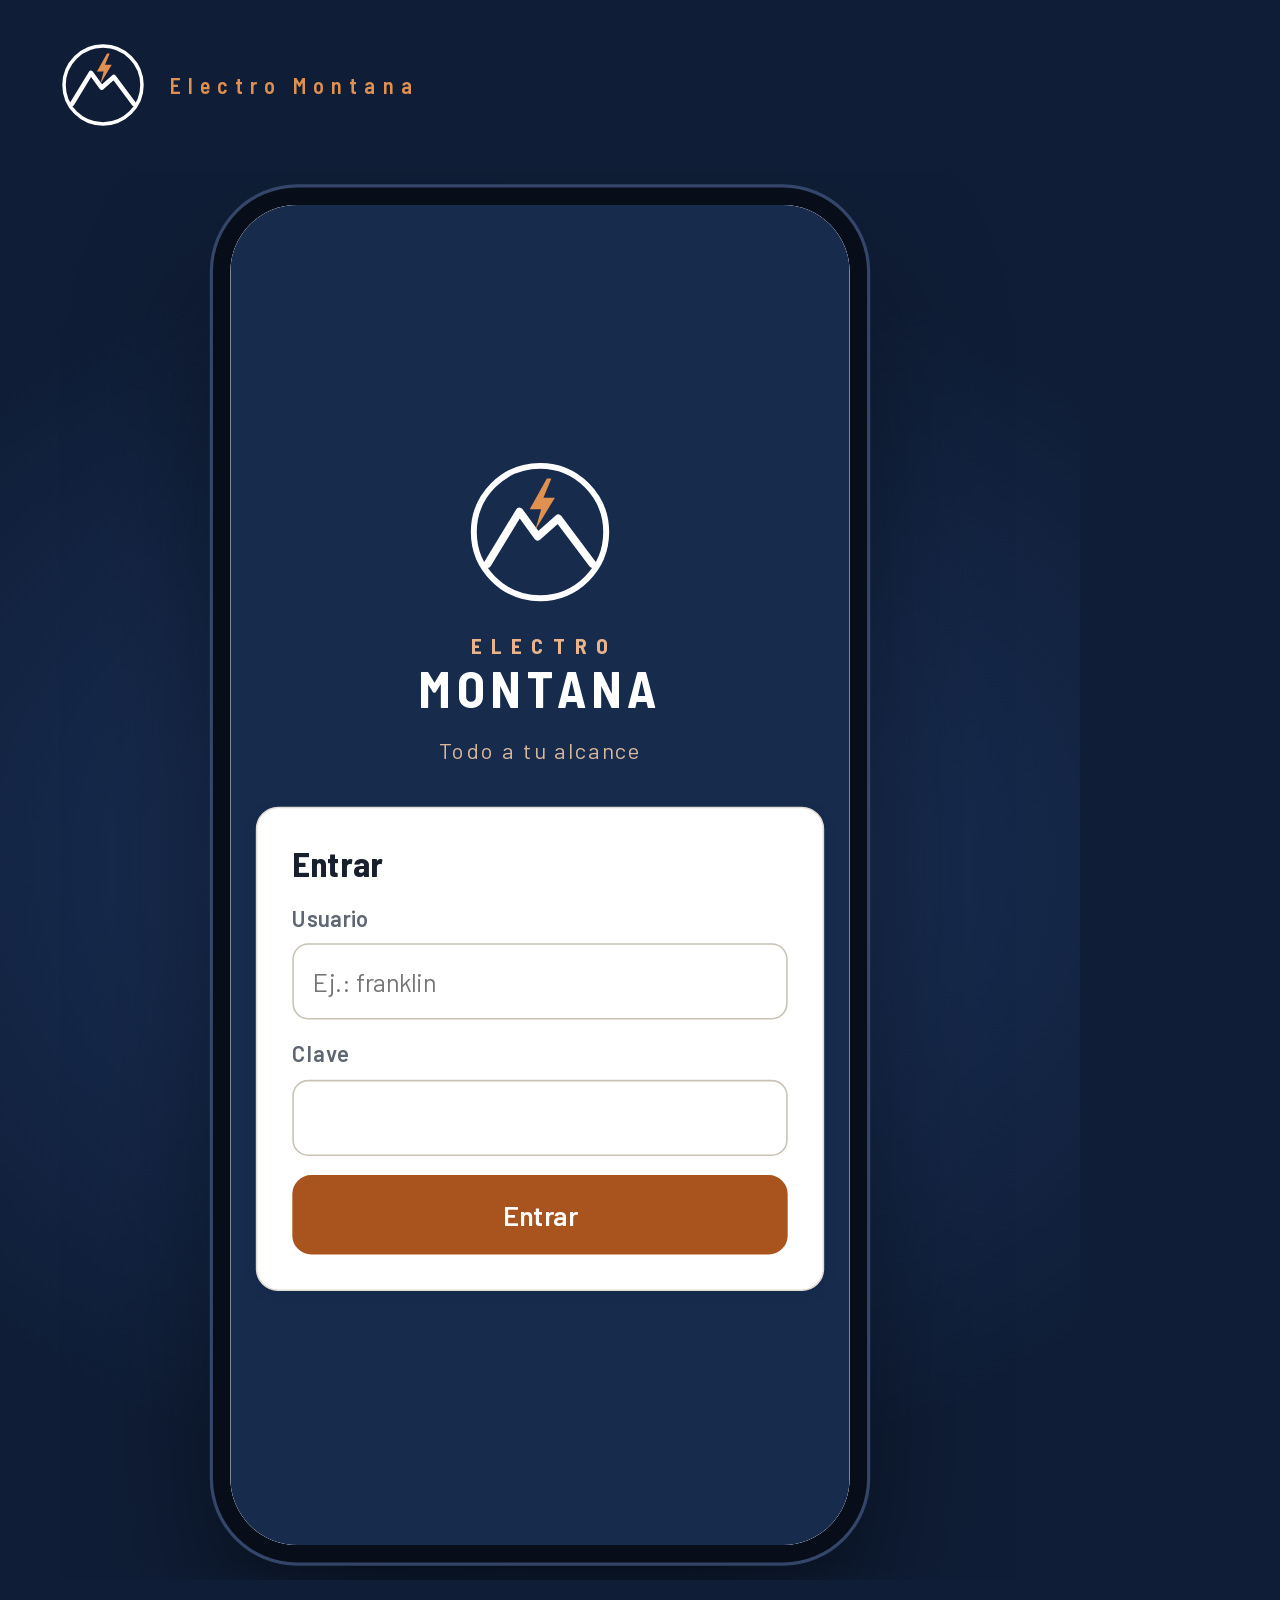
<file: pruebas/videos/escenario.html>
<!doctype html>
<html lang="es">
<head>
<meta charset="utf-8">
<title>Escenario de video</title>
<style>
/* Video vertical 1080x1920: arriba el tema, al centro el teléfono con la app de verdad, abajo el subtítulo. */
@font-face { font-family: 'Barlow'; font-weight: 500; src: url('/fonts/barlow-500.woff2') format('woff2'); }
@font-face { font-family: 'Barlow'; font-weight: 600; src: url('/fonts/barlow-600.woff2') format('woff2'); }
@font-face { font-family: 'Barlow'; font-weight: 700; src: url('/fonts/barlow-700.woff2') format('woff2'); }
@font-face { font-family: 'Barlow Semi Condensed'; font-weight: 600; src: url('/fonts/barlow-sc-600.woff2') format('woff2'); }
@font-face { font-family: 'Barlow Semi Condensed'; font-weight: 700; src: url('/fonts/barlow-sc-700.woff2') format('woff2'); }
:root { --azul: #172b4d; --fondo: #0f1d36; --cobre: #a9541f; --cobre2: #e0904f; --claro: #c9d2e3; }
html, body { margin: 0; width: 1080px; height: 1920px; overflow: hidden; background: var(--fondo); }
#esc { position: relative; width: 1080px; height: 1920px; overflow: hidden; font-family: 'Barlow', Arial, sans-serif;
  background: radial-gradient(1200px 900px at 50% 45%, #1d3560 0%, var(--fondo) 70%); }
#cab { position: absolute; left: 0; right: 0; top: 0; height: 170px; display: flex; align-items: center; gap: 24px; padding: 0 60px; z-index: 6;
  background: linear-gradient(var(--fondo) 75%, rgba(15, 29, 54, 0)); color: #fff; }
#cab svg { width: 86px; height: 86px; flex: none; }
#cab small { display: block; font: 600 22px 'Barlow Semi Condensed'; letter-spacing: .32em; color: var(--cobre2); }
#cab b { display: block; font: 700 50px/1.05 'Barlow Semi Condensed'; }
#zona { position: absolute; left: 0; right: 0; top: 170px; height: 1410px; overflow: hidden; }
#tel { position: absolute; left: 0; top: 0; width: 390px; height: 844px; transform-origin: 0 0; border-radius: 42px; overflow: hidden; background: #fff;
  box-shadow: 0 0 0 11px #070d19, 0 0 0 13px #34466a, 0 50px 90px rgba(0, 0, 0, .55);
  transition: transform 1s cubic-bezier(.65, 0, .35, 1); }
#tel iframe { border: 0; width: 390px; height: 844px; display: block; }
#marco { position: absolute; border: 6px solid var(--cobre2); border-radius: 20px; opacity: 0; z-index: 3; pointer-events: none;
  box-shadow: 0 0 0 3000px rgba(7, 13, 25, .38); transition: opacity .45s ease; }
#marco.si { opacity: 1; animation: latido 1.4s ease-in-out infinite; }
@keyframes latido { 50% { border-color: #f4b98a; } }
#dedo { position: absolute; left: 540px; top: 1200px; width: 64px; height: 64px; margin: -32px 0 0 -32px; border-radius: 50%; z-index: 4; pointer-events: none;
  background: rgba(224, 144, 79, .38); border: 5px solid var(--cobre2); box-shadow: 0 6px 18px rgba(0, 0, 0, .35); opacity: 0;
  transition: left .55s cubic-bezier(.45, 0, .2, 1), top .55s cubic-bezier(.45, 0, .2, 1), opacity .3s ease, transform .15s ease; }
#dedo.si { opacity: 1; }
#dedo.toca { transform: scale(.72); }
#dedo.rapido { transition: left .04s linear, top .04s linear, opacity .3s ease; }
.onda { position: absolute; width: 50px; height: 50px; margin: -25px 0 0 -25px; border-radius: 50%; border: 6px solid var(--cobre2);
  z-index: 4; pointer-events: none; animation: onda .7s ease-out forwards; }
@keyframes onda { from { transform: scale(.4); opacity: 1; } to { transform: scale(2.8); opacity: 0; } }
#sub { position: absolute; left: 0; right: 0; top: 1560px; height: 360px; display: flex; align-items: center; justify-content: center;
  padding: 0 70px; z-index: 6; background: linear-gradient(rgba(15, 29, 54, 0), var(--fondo) 24%); }
#texto { font: 600 52px/1.25 'Barlow', Arial, sans-serif; color: #fff; text-align: center; text-wrap: balance; max-width: 940px;
  transition: opacity .35s ease, transform .35s ease; }
#texto.fuera { opacity: 0; transform: translateY(26px); }
#texto b { color: var(--cobre2); font-weight: 700; }
#wa { position: absolute; left: 90px; right: 90px; top: 260px; z-index: 5; background: #efe7dc; border-radius: 34px; padding: 34px 34px 40px;
  box-shadow: 0 40px 90px rgba(0, 0, 0, .55); opacity: 0; transform: translateY(60px) scale(.96); transition: opacity .5s ease, transform .5s ease; }
#wa.si { opacity: 1; transform: none; }
#wa .eti { font: 700 30px 'Barlow Semi Condensed'; letter-spacing: .12em; text-transform: uppercase; color: #5b6474; margin-bottom: 20px; }
#wa .burbuja { background: #fff; border-radius: 0 26px 26px 26px; padding: 26px 30px; font: 500 34px/1.38 'Barlow', Arial, sans-serif; color: #18202e;
  white-space: pre-wrap; overflow-wrap: anywhere; max-height: 1180px; overflow: hidden; }
#portada { position: absolute; inset: 0; z-index: 10; display: flex; flex-direction: column; align-items: center; justify-content: center; text-align: center;
  padding: 0 100px; color: #fff; background: radial-gradient(1100px 900px at 50% 40%, #1f3a6a 0%, var(--azul) 55%, var(--fondo) 100%); transition: opacity .7s ease; }
#portada.oculta { opacity: 0; }
#portada svg { width: 250px; height: 250px; animation: entra 1s cubic-bezier(.2, .8, .2, 1) both; }
#portada .rayo { animation: rayo 1.6s ease-in-out .5s both; }
@keyframes entra { from { transform: scale(.6); opacity: 0; } to { transform: none; opacity: 1; } }
@keyframes rayo { 0% { opacity: 0; } 20% { opacity: 1; } 30% { opacity: .2; } 40%, 100% { opacity: 1; } }
#portada .num { margin-top: 56px; font: 600 32px 'Barlow Semi Condensed'; letter-spacing: .34em; color: var(--cobre2); animation: sube .8s .35s both; }
#portada h1 { margin: 22px 0 0; font: 700 104px/1.02 'Barlow Semi Condensed'; text-wrap: balance; animation: sube .8s .5s both; }
#portada p { margin: 30px 0 0; font: 500 44px/1.35 'Barlow', Arial, sans-serif; color: var(--claro); text-wrap: balance; animation: sube .8s .7s both; }
#portada .lema { position: absolute; bottom: 120px; font: 600 30px 'Barlow Semi Condensed'; letter-spacing: .3em; color: var(--claro); text-transform: uppercase; }
@keyframes sube { from { transform: translateY(40px); opacity: 0; } to { transform: none; opacity: 1; } }
</style>
</head>
<body>
<div id="esc">
  <header id="cab">
    <svg viewBox="0 0 64 64" aria-hidden="true"><circle cx="32" cy="32" r="29" fill="none" stroke="#fff" stroke-width="2.6"/><path d="M9 46 L23 23 L31 34 L40 26 L55 46" fill="none" stroke="#fff" stroke-width="3.4" stroke-linejoin="round" stroke-linecap="round"/><path d="M35 8.5 L27.5 22 L32.5 22 L30 31 L38.5 17 L33.5 17 L37 8.5 Z" fill="#e0904f"/></svg>
    <div><small>Electro Montana</small><b id="capitulo"></b></div>
  </header>
  <div id="zona">
    <div id="tel"><iframe id="app" src="/" title="App"></iframe></div>
    <div id="marco"></div>
    <div id="dedo"></div>
    <div id="wa"><div class="eti">Así le llega por WhatsApp</div><div class="burbuja" id="waTexto"></div></div>
  </div>
  <div id="sub"><div id="texto" class="fuera"></div></div>
  <div id="portada" class="oculta">
    <svg viewBox="0 0 64 64" aria-hidden="true"><circle cx="32" cy="32" r="29" fill="none" stroke="#fff" stroke-width="2.2"/><path d="M9 46 L23 23 L31 34 L40 26 L55 46" fill="none" stroke="#fff" stroke-width="3" stroke-linejoin="round" stroke-linecap="round"/><path class="rayo" d="M35 8.5 L27.5 22 L32.5 22 L30 31 L38.5 17 L33.5 17 L37 8.5 Z" fill="#e0904f"/></svg>
    <div class="num" id="pNum"></div>
    <h1 id="pTit"></h1>
    <p id="pSub"></p>
    <div class="lema">Todo a tu alcance</div>
  </div>
</div>
<script>
'use strict';
var W = 1080, ZH = 1410, AW = 390, AH = 844, BASE = (ZH - 70) / AH;
var S = BASE, X = 0, Y = 0;
function $(id) { return document.getElementById(id); }
function aplicar() { $('tel').style.transform = 'translate(' + X + 'px,' + Y + 'px) scale(' + S + ')'; }
function encajar() {
  if (AW * S <= W) X = (W - AW * S) / 2; else X = Math.min(0, Math.max(W - AW * S, X));
  if (AH * S <= ZH) Y = (ZH - AH * S) / 2; else Y = Math.min(0, Math.max(ZH - AH * S, Y));
}
window.esc = {
  base: function () { S = BASE; encajar(); aplicar(); },
  // r: rectángulo en pixeles de la app {x, y, w, h}
  acercar: function (r, z) { S = BASE * z; X = W / 2 - (r.x + r.w / 2) * S; Y = ZH / 2 - (r.y + r.h / 2) * S; encajar(); aplicar(); },
  punto: function (px, py) { return { x: X + px * S, y: Y + py * S }; },
  dedo: function (px, py, rapido) {
    var d = $('dedo'), p = this.punto(px, py);
    d.classList.toggle('rapido', !!rapido);
    d.style.left = p.x + 'px'; d.style.top = p.y + 'px'; d.classList.add('si');
  },
  sinDedo: function () { $('dedo').classList.remove('si'); },
  apretar: function (si) { $('dedo').classList.toggle('toca', si); },
  onda: function (px, py) {
    var p = this.punto(px, py), o = document.createElement('div');
    o.className = 'onda'; o.style.left = p.x + 'px'; o.style.top = p.y + 'px';
    $('zona').appendChild(o); setTimeout(function () { o.remove(); }, 800);
  },
  marco: function (r) {
    var m = $('marco');
    if (!r) { m.classList.remove('si'); return; }
    var a = this.punto(r.x - 6, r.y - 6), b = this.punto(r.x + r.w + 6, r.y + r.h + 6);
    m.style.left = a.x + 'px'; m.style.top = a.y + 'px'; m.style.width = (b.x - a.x) + 'px'; m.style.height = (b.y - a.y) + 'px';
    m.classList.add('si');
  },
  texto: function (html) {
    var t = $('texto');
    t.classList.add('fuera');
    setTimeout(function () { t.innerHTML = html || ''; if (html) t.classList.remove('fuera'); }, 330);
  },
  capitulo: function (txt) { $('capitulo').textContent = txt; },
  whatsapp: function (txt) {
    if (txt == null) { $('wa').classList.remove('si'); return; }
    $('waTexto').textContent = txt.replace(/\*([^*\n]+)\*/g, '$1');
    $('waTexto').style.fontSize = txt.length > 320 ? '30px' : '';   // los mensajes largos, con letra un poco menor
    $('wa').classList.add('si');
  },
  portada: function (num, tit, sub) {
    var p = $('portada');
    $('pNum').textContent = num || ''; $('pTit').textContent = tit || ''; $('pSub').textContent = sub || '';
    // reinicia las animaciones
    p.querySelectorAll('svg, .num, h1, p, .rayo').forEach(function (el) { el.style.animation = 'none'; void el.offsetWidth; el.style.animation = ''; });
    p.classList.remove('oculta');
  },
  quitarPortada: function () { $('portada').classList.add('oculta'); }
};
esc.base();
</script>
</body>
</html>
</file>
<file: css/app.css>
/* Electro Montana — diseño pensado primero para el teléfono, en la calle y a pleno sol */
@font-face { font-family: 'Barlow'; font-weight: 400; font-display: swap; src: url('../fonts/barlow-400.woff2') format('woff2'); }
@font-face { font-family: 'Barlow'; font-weight: 500; font-display: swap; src: url('../fonts/barlow-500.woff2') format('woff2'); }
@font-face { font-family: 'Barlow'; font-weight: 600; font-display: swap; src: url('../fonts/barlow-600.woff2') format('woff2'); }
@font-face { font-family: 'Barlow'; font-weight: 700; font-display: swap; src: url('../fonts/barlow-700.woff2') format('woff2'); }
@font-face { font-family: 'Barlow Semi Condensed'; font-weight: 600; font-display: swap; src: url('../fonts/barlow-sc-600.woff2') format('woff2'); }
@font-face { font-family: 'Barlow Semi Condensed'; font-weight: 700; font-display: swap; src: url('../fonts/barlow-sc-700.woff2') format('woff2'); }

:root {
  --azul: #172b4d;
  --azul-2: #22406e;
  --azul-tenue: #e9eef6;
  --cobre: #a9541f;
  --cobre-osc: #8a4318;
  --cobre-claro: #f6e9df;
  --fondo: #f6f4f0;
  --superficie: #ffffff;
  --borde: #e2ddd4;
  --borde-fuerte: #c9c2b6;
  --texto: #18202e;
  --tenue: #5e6573;
  --verde: #1f7a45;
  --verde-claro: #e5f3ea;
  --info: #1d5fa8;
  --info-claro: #e6effa;
  --rojo: #b42318;
  --rojo-claro: #fbeceb;
  --ambar: #8a5a00;
  --ambar-claro: #fbf1dc;
  --radio: 14px;
  --sombra: 0 1px 2px rgba(23, 43, 77, .06), 0 2px 10px rgba(23, 43, 77, .05);
  --alto-tabs: 64px;
  --letra: 'Barlow', system-ui, -apple-system, 'Segoe UI', sans-serif;
  --titulo: 'Barlow Semi Condensed', 'Barlow', system-ui, sans-serif;
}

* { box-sizing: border-box; }
html { -webkit-text-size-adjust: 100%; }
body {
  margin: 0; background: var(--fondo); color: var(--texto);
  font-family: var(--letra); font-size: 16px; line-height: 1.4;
  -webkit-font-smoothing: antialiased; -webkit-tap-highlight-color: transparent;
}
[hidden] { display: none !important; }
h1, h2, h3 { font-family: var(--titulo); font-weight: 700; margin: 0; line-height: 1.15; }
h2 { font-size: 22px; }
h3 { font-size: 18px; }
p { margin: 0 0 8px; }
a { color: var(--azul-2); }
.num { font-variant-numeric: tabular-nums; }
.tenue { color: var(--tenue); }
.chico { font-size: 14px; }
.fuerte { font-weight: 600; }
.centro { text-align: center; }
.crece { flex: 1; min-width: 0; }
.fila { display: flex; align-items: center; gap: 10px; }
.fila-sep { display: flex; align-items: center; justify-content: space-between; gap: 10px; }
.pila > * + * { margin-top: 12px; }
.envolver { flex-wrap: wrap; }
.cortar { overflow: hidden; text-overflow: ellipsis; white-space: nowrap; }
.oculto-tel { display: none; }

/* ---------- Íconos ---------- */
.ic { width: 22px; height: 22px; flex: none; fill: none; stroke: currentColor; stroke-width: 1.8; stroke-linecap: round; stroke-linejoin: round; }
.ic-chico { width: 18px; height: 18px; }
.ic-grande { width: 28px; height: 28px; }

/* ---------- Entrada ---------- */
.login { min-height: 100vh; min-height: 100dvh; display: grid; place-items: center; padding: 24px 16px; background: var(--azul); }
.login-caja { width: 100%; max-width: 380px; }
.login-marca { display: flex; flex-direction: column; align-items: center; gap: 14px; margin-bottom: 26px; color: #fff; }
.login-marca svg { width: 92px; height: 92px; }
.login .tarjeta { padding: 22px; }
.login-error { background: var(--rojo-claro); color: var(--rojo); border-radius: 10px; padding: 10px 12px; font-size: 15px; }
.lema { color: #d9b79c; letter-spacing: .08em; font-size: 14px; }

/* Marca en texto */
.marca-txt { font-family: var(--titulo); font-weight: 700; line-height: 1; letter-spacing: .12em; text-align: center; }
.marca-txt small { display: block; font-size: .42em; letter-spacing: .42em; color: var(--cobre); margin-bottom: .2em; padding-left: .42em; }
.login .marca-txt { font-size: 32px; }
.login .marca-txt small { color: #e9b48c; }

/* ---------- Estructura ---------- */
.app { min-height: 100vh; padding-bottom: calc(var(--alto-tabs) + env(safe-area-inset-bottom) + 12px); }
.barra-sup {
  position: sticky; top: 0; z-index: 20; background: var(--azul); color: #fff;
  padding: calc(env(safe-area-inset-top) + 8px) 16px 10px; display: flex; align-items: center; gap: 10px;
}
.barra-sup .logo { width: 34px; height: 34px; flex: none; }
/* Volver a la pantalla anterior: a la izquierda, al alcance del pulgar, en lugar del logo */
.btn-volver {
  flex: none; width: 44px; height: 44px; margin-left: -8px; border: 0; border-radius: 12px; cursor: pointer;
  background: rgba(255,255,255,.12); color: #fff; display: inline-flex; align-items: center; justify-content: center;
}
.btn-volver:active { background: rgba(255,255,255,.24); }
.btn-volver .ic { width: 26px; height: 26px; stroke-width: 2.4; }
.barra-sup.con-volver #barraLogo { display: none; }
.barra-sup h1 { font-size: 21px; flex: 1; min-width: 0; overflow: hidden; text-overflow: ellipsis; white-space: nowrap; letter-spacing: .02em; }
.chip-sup {
  border: 1px solid rgba(255,255,255,.28); background: rgba(255,255,255,.08); color: #fff; border-radius: 999px;
  min-height: 36px; padding: 4px 12px; font: 600 14px var(--letra); display: inline-flex; align-items: center; gap: 6px; cursor: pointer;
}
.chip-sup.alerta { background: #fbe3d3; border-color: #fbe3d3; color: var(--cobre-osc); }
.chip-sup.error { background: var(--rojo-claro); border-color: var(--rojo-claro); color: var(--rojo); }
.chip-sup .ic { width: 18px; height: 18px; }
.contenido { max-width: 680px; margin: 0 auto; padding: 14px 16px 24px; }

.barra-tabs {
  position: fixed; left: 0; right: 0; bottom: 0; z-index: 30; background: var(--superficie);
  border-top: 1px solid var(--borde); display: flex; justify-content: center;
  padding-bottom: env(safe-area-inset-bottom);
}
.barra-tabs .tabs { display: flex; width: 100%; max-width: 680px; }
.barra-tabs button {
  flex: 1; min-height: var(--alto-tabs); border: 0; background: none; color: var(--tenue); cursor: pointer;
  display: flex; flex-direction: column; align-items: center; justify-content: center; gap: 3px;
  font: 600 12px var(--letra); padding: 6px 2px;
}
.barra-tabs button.activo { color: var(--azul); }
.barra-tabs button.activo .ic { stroke-width: 2.2; }
.barra-tabs .tab-vender .burbuja {
  width: 48px; height: 48px; border-radius: 50%; background: var(--cobre); color: #fff; display: grid; place-items: center;
  margin-top: -18px; box-shadow: 0 4px 12px rgba(169, 84, 31, .35); border: 3px solid var(--superficie);
}
.barra-tabs .tab-vender { color: var(--cobre-osc); }

/* ---------- Tarjetas y listas ---------- */
.tarjeta { background: var(--superficie); border: 1px solid var(--borde); border-radius: var(--radio); padding: 16px; box-shadow: var(--sombra); }
.tarjeta + .tarjeta { margin-top: 12px; }
.seccion { margin-top: 22px; }
.seccion-tit { display: flex; align-items: baseline; justify-content: space-between; gap: 8px; margin: 0 2px 10px; }
.seccion-tit h2 { font-size: 20px; }
.seccion-tit .tenue { font-size: 14px; }
.lista { display: flex; flex-direction: column; gap: 8px; }
.item {
  display: flex; align-items: center; gap: 12px; width: 100%; text-align: left; color: inherit; font: inherit;
  background: var(--superficie); border: 1px solid var(--borde); border-radius: 12px; padding: 12px 14px; min-height: 60px; cursor: pointer;
}
.item:active { background: #faf8f5; }
.avatar {
  width: 42px; height: 42px; border-radius: 50%; background: var(--azul-tenue); color: var(--azul);
  display: grid; place-items: center; font: 700 16px var(--titulo); flex: none; text-transform: uppercase;
}
.item-tit { font-weight: 600; font-size: 17px; }
.item-sub { color: var(--tenue); font-size: 14px; }
.item-der { text-align: right; flex: none; }
.monto { font: 700 18px var(--titulo); font-variant-numeric: tabular-nums; }
.monto-grande { font: 700 30px var(--titulo); font-variant-numeric: tabular-nums; line-height: 1.05; }

/* Tarjeta de cobro (pantalla Cobrar) */
.cobro { background: var(--superficie); border: 1px solid var(--borde); border-radius: var(--radio); overflow: hidden; }
.cobro.atrasado { border-left: 5px solid var(--rojo); }
.cobro.hoy { border-left: 5px solid var(--info); }
.cobro.proximo { border-left: 5px solid var(--borde-fuerte); }
.cobro-cuerpo { display: flex; gap: 12px; padding: 12px 14px; cursor: pointer; align-items: flex-start; }
.cobro-acciones { display: flex; border-top: 1px solid var(--borde); }
.cobro-acciones > * {
  flex: 1; min-height: 46px; border: 0; background: none; font: 600 15px var(--letra); color: var(--azul);
  display: flex; align-items: center; justify-content: center; gap: 6px; cursor: pointer; text-decoration: none;
}
.cobro-acciones > * + * { border-left: 1px solid var(--borde); }
.cobro-acciones .principal { color: var(--cobre-osc); }
.cobro-acciones > * { font-size: 14px; gap: 4px; padding: 0 2px; min-width: 0; }

/* Barras de los reportes */
.barras { display: flex; flex-direction: column; gap: 8px; }
.barra-fila { display: grid; grid-template-columns: 104px 1fr 84px; align-items: center; gap: 8px; font-size: 14px; }
.barra-etq { color: var(--tenue); white-space: nowrap; overflow: hidden; text-overflow: ellipsis; }
.barra-pista { height: 14px; background: #efebe4; border-radius: 7px; overflow: hidden; }
.barra { display: block; height: 100%; background: var(--azul); border-radius: 7px; }
.barra.actual { background: var(--cobre); }
.barra-val { text-align: right; font-weight: 600; }

/* Indicadores */
.kpis { display: grid; grid-template-columns: 1fr 1fr; gap: 10px; }
.kpi { background: var(--superficie); border: 1px solid var(--borde); border-radius: var(--radio); padding: 12px 14px; }
.kpi .etq { font-size: 13px; color: var(--tenue); font-weight: 600; text-transform: uppercase; letter-spacing: .04em; }
.kpi .val { font: 700 24px var(--titulo); font-variant-numeric: tabular-nums; margin-top: 2px; }
.kpi .sub { font-size: 13px; color: var(--tenue); }
.kpi.rojo .val { color: var(--rojo); }
.kpi.verde .val { color: var(--verde); }
.kpi-ancho { grid-column: 1 / -1; }

/* Etiquetas */
.etiqueta { display: inline-flex; align-items: center; gap: 4px; border-radius: 999px; padding: 2px 9px; font-size: 13px; font-weight: 600; white-space: nowrap; }
.e-rojo { background: var(--rojo-claro); color: var(--rojo); }
.e-verde { background: var(--verde-claro); color: var(--verde); }
.e-info { background: var(--info-claro); color: var(--info); }
.e-ambar { background: var(--ambar-claro); color: var(--ambar); }
.e-gris { background: #eeebe5; color: var(--tenue); }
.e-cobre { background: var(--cobre-claro); color: var(--cobre-osc); }

/* Barra de progreso de pago */
.progreso { height: 8px; background: #ece8e1; border-radius: 99px; overflow: hidden; }
.progreso > div { height: 100%; background: var(--verde); border-radius: 99px; }

/* ---------- Botones ---------- */
.btn {
  display: inline-flex; align-items: center; justify-content: center; gap: 8px; min-height: 50px; padding: 10px 18px;
  border-radius: 12px; border: 1px solid var(--cobre); background: var(--cobre); color: #fff; cursor: pointer;
  font: 600 17px var(--letra); text-decoration: none; touch-action: manipulation;
}
.btn:active { background: var(--cobre-osc); }
.btn:disabled { opacity: .55; cursor: default; }
.btn-ancho { width: 100%; }
.btn-sec { background: var(--superficie); color: var(--azul); border-color: var(--borde-fuerte); }
.btn-sec:active { background: var(--azul-tenue); }
.btn-azul { background: var(--azul); border-color: var(--azul); }
.btn-azul:active { background: var(--azul-2); }
.btn-peligro { background: var(--rojo); border-color: var(--rojo); }
.btn-plano { background: none; border-color: transparent; color: var(--azul); }
.btn-chico { min-height: 40px; padding: 6px 12px; font-size: 15px; }
.btn-icono { min-height: 44px; min-width: 44px; padding: 0; }
.botonera { display: flex; gap: 10px; }
.botonera > * { flex: 1; }
.acciones-rapidas { display: grid; grid-template-columns: repeat(4, 1fr); gap: 8px; }
.accion {
  display: flex; flex-direction: column; align-items: center; justify-content: center; gap: 4px; min-height: 64px;
  background: var(--superficie); border: 1px solid var(--borde); border-radius: 12px; color: var(--azul);
  font: 600 13px var(--letra); cursor: pointer; text-decoration: none; padding: 6px 2px;
}
.accion:disabled { opacity: .45; }

/* ---------- Formularios ---------- */
.campo { display: flex; flex-direction: column; gap: 6px; }
.campo > span { font-size: 14px; font-weight: 600; color: var(--tenue); }
.campo .ayuda { font-size: 13px; color: var(--tenue); font-weight: 400; }
input, select, textarea {
  font: 16px var(--letra); color: var(--texto); background: #fff; border: 1px solid var(--borde-fuerte); border-radius: 10px;
  min-height: 48px; padding: 10px 12px; width: 100%; -webkit-appearance: none; appearance: none;
}
textarea { min-height: 84px; resize: vertical; }
input:focus, select:focus, textarea:focus { outline: 2px solid var(--azul-2); outline-offset: 0; border-color: var(--azul-2); }
input[type=date] { -webkit-appearance: none; width: 100% !important; display: block; min-width: 0; }
input[type=checkbox] { width: 24px; height: 24px; min-height: 0; padding: 0; -webkit-appearance: checkbox; appearance: auto; accent-color: var(--cobre); }
select { background-image: linear-gradient(45deg, transparent 50%, var(--tenue) 50%), linear-gradient(135deg, var(--tenue) 50%, transparent 50%);
  background-position: calc(100% - 18px) 21px, calc(100% - 12px) 21px; background-size: 6px 6px; background-repeat: no-repeat; padding-right: 32px; }
.dos { display: grid; grid-template-columns: 1fr 1fr; gap: 10px; }
.tres { display: grid; grid-template-columns: 1fr 1fr 1fr; gap: 10px; }
.casilla { display: flex; align-items: center; gap: 10px; min-height: 44px; font-weight: 500; cursor: pointer; }
.buscador { position: relative; }
.buscador .ic { position: absolute; left: 12px; top: 13px; color: var(--tenue); pointer-events: none; }
.buscador input { padding-left: 42px; }

/* Selector segmentado y chips */
.seg { display: flex; background: #ece8e1; border-radius: 12px; padding: 3px; gap: 3px; }
.seg button {
  flex: 1; min-height: 42px; border: 0; border-radius: 9px; background: none; color: var(--tenue);
  font: 600 15px var(--letra); cursor: pointer; padding: 4px 6px;
}
.seg button.activo { background: var(--superficie); color: var(--azul); box-shadow: 0 1px 3px rgba(0,0,0,.12); }
.chips { display: flex; gap: 8px; overflow-x: auto; padding: 2px 0 4px; scrollbar-width: none; }
.chips::-webkit-scrollbar { display: none; }
.chip {
  flex: none; min-height: 40px; padding: 6px 14px; border-radius: 999px; border: 1px solid var(--borde-fuerte);
  background: var(--superficie); color: var(--texto); font: 600 15px var(--letra); cursor: pointer; white-space: nowrap;
}
.chip.activo { background: var(--azul); border-color: var(--azul); color: #fff; }
.metodos { display: grid; grid-template-columns: 1fr 1fr; gap: 8px; }
.metodos .chip { border-radius: 10px; min-height: 48px; }
/* Se tocó Guardar sin elegir cómo pagó */
.metodos.falta { outline: 2px solid var(--rojo); outline-offset: 4px; border-radius: 12px; }

/* ---------- Ventanas (hojas) ---------- */
.velo { position: fixed; inset: 0; z-index: 50; background: rgba(15, 22, 36, .45); display: flex; align-items: flex-end; justify-content: center; }
.hoja {
  background: var(--fondo); width: 100%; max-width: 680px; max-height: 94vh; max-height: 94dvh; border-radius: 18px 18px 0 0;
  display: flex; flex-direction: column; overflow: hidden; animation: subir .18s ease-out;
}
.hoja.completa { height: 100vh; height: 100dvh; max-height: none; border-radius: 0; }
@keyframes subir { from { transform: translateY(24px); opacity: .6; } to { transform: none; opacity: 1; } }
.hoja-cab { display: flex; align-items: center; gap: 8px; padding: 12px 8px 10px 16px; background: var(--superficie); border-bottom: 1px solid var(--borde); }
.hoja.completa .hoja-cab { padding-top: calc(env(safe-area-inset-top) + 10px); }
.hoja-cab h2 { flex: 1; font-size: 21px; min-width: 0; }
.hoja-cuerpo { padding: 16px; overflow-y: auto; -webkit-overflow-scrolling: touch; flex: 1; }
.hoja-pie { padding: 12px 16px calc(12px + env(safe-area-inset-bottom)); background: var(--superficie); border-top: 1px solid var(--borde); }

/* ---------- Avisos ---------- */
.toasts { position: fixed; left: 0; right: 0; top: calc(env(safe-area-inset-top) + 64px); z-index: 80; display: flex; flex-direction: column; align-items: center; gap: 8px; pointer-events: none; padding: 0 16px; }
.toast { background: var(--azul); color: #fff; padding: 12px 16px; border-radius: 12px; max-width: 520px; width: 100%; font-weight: 500; box-shadow: 0 6px 20px rgba(0,0,0,.18); }
.toast.ok { background: var(--verde); }
.toast.error { background: var(--rojo); }
.aviso { border-radius: 12px; padding: 12px 14px; font-size: 15px; display: flex; gap: 10px; align-items: flex-start; }
.aviso .ic { margin-top: 1px; }
.aviso-error { background: var(--rojo-claro); color: var(--rojo); }
.aviso-info { background: var(--info-claro); color: var(--info); }
.aviso-ambar { background: var(--ambar-claro); color: var(--ambar); }
.aviso-ok { background: var(--verde-claro); color: var(--verde); }
.vacio { text-align: center; color: var(--tenue); padding: 30px 16px; }
.vacio .ic { width: 40px; height: 40px; color: var(--borde-fuerte); margin-bottom: 8px; }
.cargando { text-align: center; color: var(--tenue); padding: 40px 16px; }
.mas { width: 100%; margin-top: 10px; }

/* ---------- Ficha del cliente ---------- */
.ficha-cab { background: var(--superficie); border: 1px solid var(--borde); border-radius: var(--radio); padding: 16px; }
.ficha-cab h2 { font-size: 26px; }
.deuda-caja { display: grid; grid-template-columns: 1fr 1fr; gap: 10px; margin-top: 14px; }
.deuda-caja > div { background: var(--fondo); border-radius: 12px; padding: 10px 12px; }
.venta { background: var(--superficie); border: 1px solid var(--borde); border-radius: var(--radio); overflow: hidden; }
.venta + .venta { margin-top: 10px; }
.venta-cab { padding: 14px; cursor: pointer; }
.venta-det { border-top: 1px solid var(--borde); padding: 14px; background: #fcfbf9; }
.cuotas { display: flex; flex-direction: column; gap: 6px; }
.cuota { display: flex; align-items: center; gap: 10px; padding: 8px 10px; border-radius: 10px; background: var(--superficie); border: 1px solid var(--borde); font-size: 15px; }
.cuota .marca { width: 26px; height: 26px; border-radius: 50%; display: grid; place-items: center; flex: none; border: 2px solid var(--borde-fuerte); }
.cuota.pagada .marca { background: var(--verde); border-color: var(--verde); color: #fff; }
.cuota.parcial .marca { border-color: var(--verde); background: linear-gradient(90deg, var(--verde) 50%, #fff 50%); }
.cuota.vencida { border-color: #efc2be; background: #fff8f7; }
.cuota.vencida .marca { border-color: var(--rojo); }
.cuota-der { width: 76px; text-align: right; flex: none; }
button.cuota { width: 100%; min-height: 48px; text-align: left; font: inherit; color: inherit; cursor: pointer; }
button.cuota:active { filter: brightness(.96); }
.cuota-pagar { font-weight: 700; color: var(--cobre); font-size: 14px; }
.dato { display: flex; gap: 10px; padding: 9px 0; border-bottom: 1px solid #efebe4; font-size: 15px; }
.dato:last-child { border-bottom: 0; }
.dato > span:first-child { color: var(--tenue); width: 120px; flex: none; }
.foto-mini { width: 76px; height: 76px; border-radius: 10px; object-fit: cover; background: #ece8e1; border: 1px solid var(--borde); display: grid; place-items: center; color: var(--tenue); cursor: pointer; }
.foto-grande { width: 100%; border-radius: 12px; display: block; }
.fotos { display: flex; gap: 10px; flex-wrap: wrap; }
.foto-btn { display: flex; flex-direction: column; align-items: center; gap: 4px; font-size: 13px; color: var(--tenue); background: none; border: 0; padding: 0; cursor: pointer; }

/* Vender */
.prod { border: 1px solid var(--borde); border-radius: 12px; padding: 12px; background: var(--superficie); }
.prod + .prod { margin-top: 10px; }
.sugerencias { display: flex; flex-direction: column; border: 1px solid var(--borde); border-radius: 10px; overflow: hidden; margin-top: 4px; }
.sugerencias button { text-align: left; border: 0; border-bottom: 1px solid var(--borde); background: #fff; min-height: 44px; padding: 8px 12px; font: 15px var(--letra); cursor: pointer; }
.sugerencias button:last-child { border-bottom: 0; }
.resumen-fijo { position: sticky; bottom: calc(var(--alto-tabs) + env(safe-area-inset-bottom)); background: var(--superficie); border-top: 1px solid var(--borde); margin: 16px -16px -24px; padding: 12px 16px; z-index: 10; }
.total-linea { display: flex; justify-content: space-between; align-items: baseline; padding: 4px 0; }
.suma-ok { color: var(--verde); font-weight: 600; }
.suma-mal { color: var(--rojo); font-weight: 600; }
.cuota-edit { display: grid; grid-template-columns: 1fr 1fr 44px; gap: 8px; align-items: center; }
.cuota-edit + .cuota-edit { margin-top: 8px; }
.paso { display: flex; align-items: center; gap: 8px; margin-bottom: 12px; }
.paso b { width: 28px; height: 28px; border-radius: 50%; background: var(--azul); color: #fff; display: grid; place-items: center; font: 700 15px var(--titulo); flex: none; }
.paso h3 { font-size: 19px; }
.stepper { display: flex; align-items: center; border: 1px solid var(--borde-fuerte); border-radius: 10px; overflow: hidden; height: 48px; }
.stepper button { width: 44px; height: 100%; border: 0; background: #f2efe9; color: var(--azul); cursor: pointer; display: grid; place-items: center; }
.stepper input { border: 0; border-radius: 0; text-align: center; min-height: 0; height: 100%; padding: 0; }

/* Cola (por enviar) */
.cola-item { border: 1px solid var(--borde); border-radius: 12px; padding: 12px; background: var(--superficie); }
.cola-item + .cola-item { margin-top: 8px; }

@media (min-width: 720px) {
  .contenido { padding-top: 22px; }
  .kpis { grid-template-columns: repeat(4, 1fr); }
  .kpi-ancho { grid-column: auto; }
  .velo { align-items: center; }
  .hoja { border-radius: 18px; max-height: 90vh; }
  .hoja.completa { height: 90vh; border-radius: 18px; }
}
@media (max-width: 360px) {
  .acciones-rapidas { grid-template-columns: repeat(2, 1fr); }
  .dos { grid-template-columns: 1fr; }
}

/* ---------- Impresión (contrato) ---------- */
@media print {
  body { background: #fff; }
  .no-imprimir { display: none !important; }
}

/* Firma en la pantalla */
.firma-texto { font-size: 16px; line-height: 1.45; margin: 0; }
.firma-caja { position: relative; height: 240px; border: 2px dashed var(--borde-fuerte); border-radius: 14px; background: #fff; touch-action: none; overflow: hidden; }
.firma-caja canvas { position: absolute; inset: 0; width: 100%; height: 100%; touch-action: none; cursor: crosshair; }
.firma-linea { position: absolute; left: 18px; right: 18px; bottom: 54px; border-top: 1.5px solid #cfc7b9; pointer-events: none; }
.firma-aqui { position: absolute; left: 18px; bottom: 26px; color: var(--tenue); font-size: 15px; pointer-events: none; }
@media (min-width: 700px) { .firma-caja { height: 300px; } }
a.item { text-decoration: none; }

/* ---------- Pantallas anchas: computadora e iPad horizontal ----------
   El menú pasa a la izquierda (con lo de "Más" a la vista), el contenido se ensancha
   y las listas van en dos columnas. En el teléfono y el iPad vertical no cambia nada. */
.tab-extra, .menu-pie { display: none; }
@media (min-width: 1024px) {
  :root { --ancho-menu: 236px; }
  .app { padding-bottom: 0; padding-left: var(--ancho-menu); }
  #barraLogo { display: none; }
  .barra-sup { padding-left: 28px; padding-right: 28px; }
  .barra-sup h1 { font-size: 23px; }
  .barra-tabs {
    top: 0; bottom: 0; right: auto; width: var(--ancho-menu); flex-direction: column; justify-content: flex-start;
    border-top: 0; border-right: 1px solid var(--borde); padding: 0; overflow-y: auto;
  }
  .barra-tabs::before {
    content: "ELECTRO MONTANA"; display: flex; align-items: center; height: 62px; padding: 0 22px; flex: none;
    background: var(--azul); color: #fff; font: 700 17px var(--titulo); letter-spacing: .14em;
  }
  .barra-tabs .tabs { flex-direction: column; max-width: none; padding: 14px 12px; gap: 4px; }
  .barra-tabs button, .barra-tabs .tab-extra {
    display: flex; flex: none; flex-direction: row; justify-content: flex-start; gap: 12px; min-height: 48px; padding: 0 14px;
    border-radius: 10px; font-size: 16px; color: var(--texto); text-align: left;
  }
  .barra-tabs button:hover { background: #f3f0ea; }
  .barra-tabs button.activo { background: #e9eef6; color: var(--azul); }
  .barra-tabs .tab-vender { order: -1; background: var(--cobre); color: #fff; margin-bottom: 10px; justify-content: center; font-size: 17px; }
  .barra-tabs .tab-vender:hover { background: var(--cobre-osc); }
  .barra-tabs .tab-vender .burbuja { width: auto; height: auto; margin: 0; background: none; box-shadow: none; border: 0; color: inherit; }
  .menu-pie { display: block; margin-top: auto; padding: 14px 22px 20px; color: var(--tenue); font-size: 14px; border-top: 1px solid var(--borde); }
  .contenido { max-width: 1180px; padding: 26px 32px 48px; }
  .resumen-fijo { bottom: 0; margin-left: -32px; margin-right: -32px; padding-left: 32px; padding-right: 32px; }
  .formulario { max-width: 820px; margin: 0 auto; }
  /* Listas en dos columnas */
  #cbListas .lista, #clLista, #mcLista, #clPendientes .lista { display: grid; grid-template-columns: repeat(2, minmax(0, 1fr)); gap: 12px; align-items: start; }
  #clLista > .mas, #mcLista > .mas, #clLista > .vacio, #mcLista > .vacio { grid-column: 1 / -1; }
  /* Ficha del cliente: a la izquierda lo que debe y los botones; a la derecha ventas, abonos, notas y datos */
  .ficha { display: grid; grid-template-columns: minmax(0, 400px) minmax(0, 1fr); gap: 0 28px; align-items: start; }
  .ficha > .ficha-cab { grid-column: 1; grid-row: 1 / span 8; position: sticky; top: 86px; }
  .ficha > .seccion { grid-column: 2; }
  .ficha > .ficha-cab + .seccion { margin-top: 0; }
  /* Reportes en dos columnas */
  #rpCuerpo { display: grid; grid-template-columns: repeat(2, minmax(0, 1fr)); gap: 0 24px; align-items: start; }
  #rpCuerpo > .kpis { grid-column: 1 / -1; }
  /* Ventanas: centradas y de buen tamaño */
  .hoja { max-width: 720px; }
  .hoja.completa { max-width: 860px; }
  .toasts { left: var(--ancho-menu); }
}
@media (min-width: 1024px) and (hover: hover) {
  .item:hover, .cobro-cuerpo:hover { background: #faf8f5; }
}
</file>
